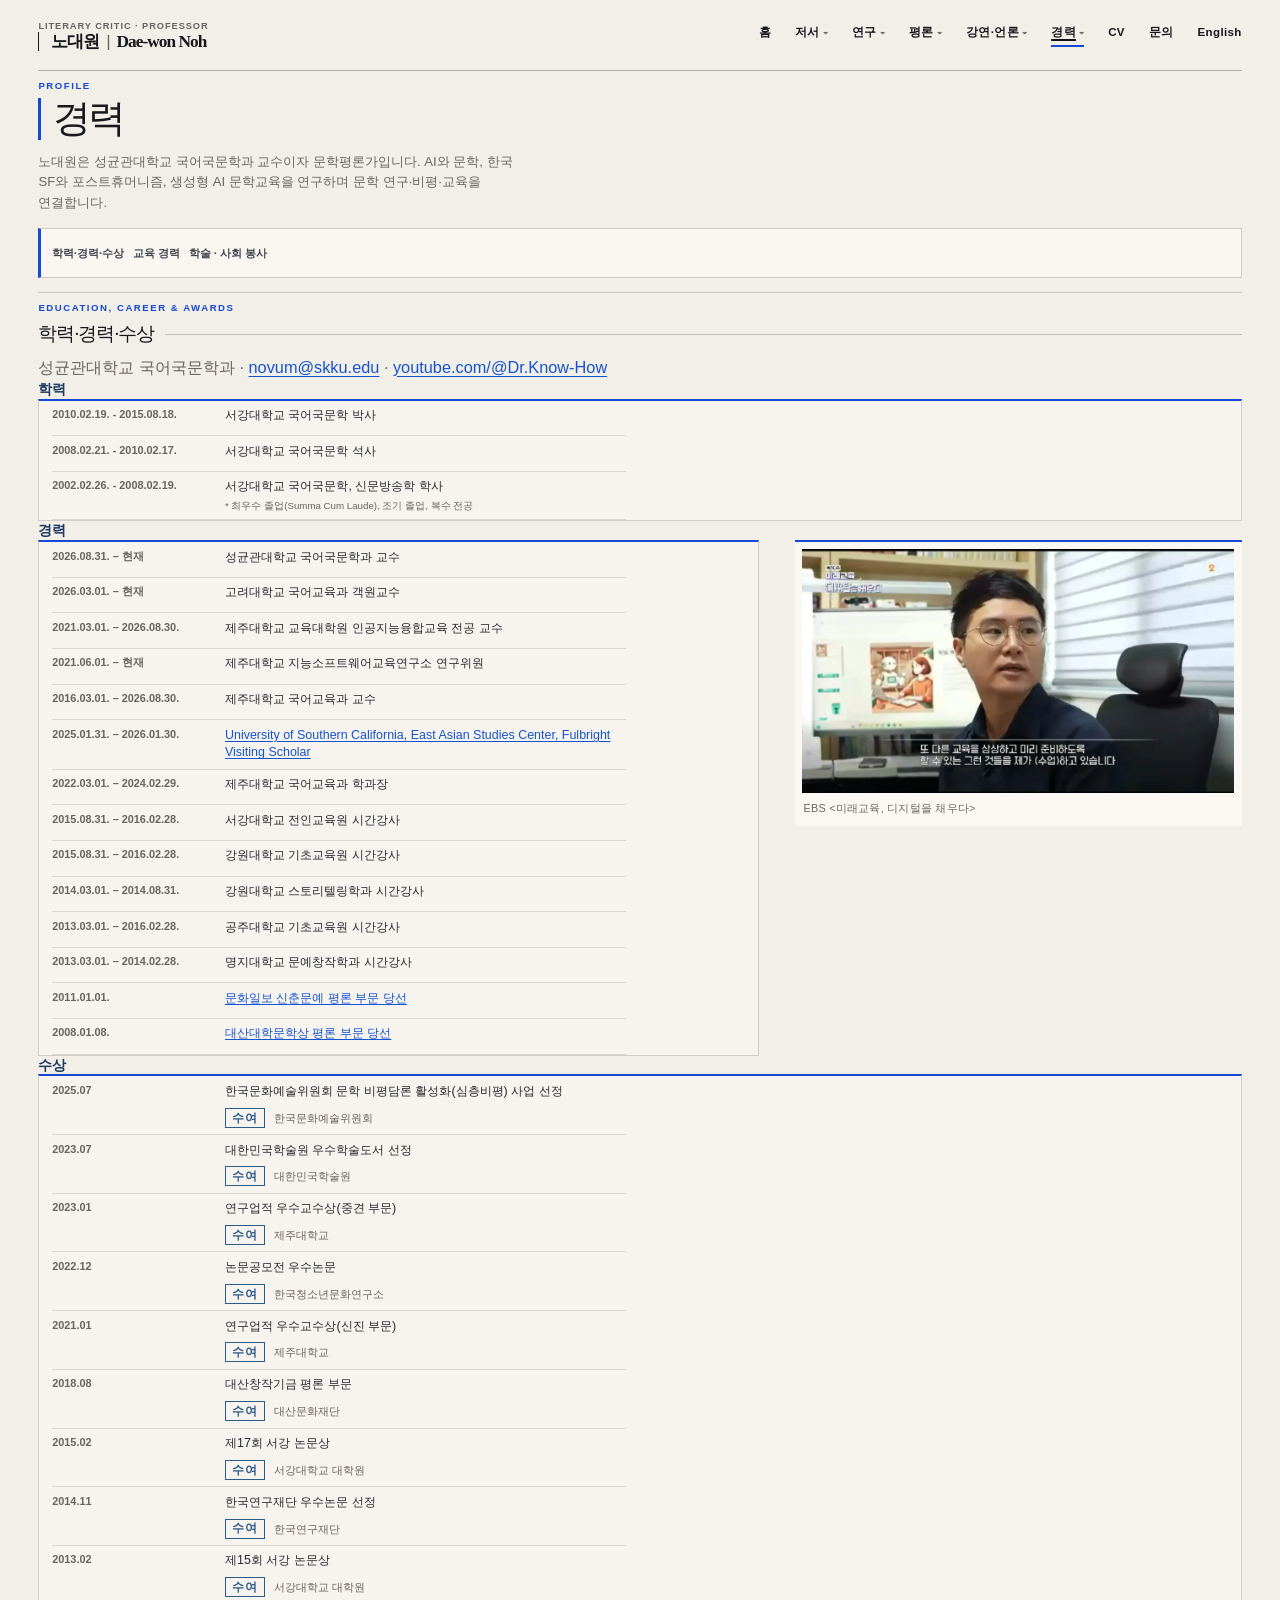
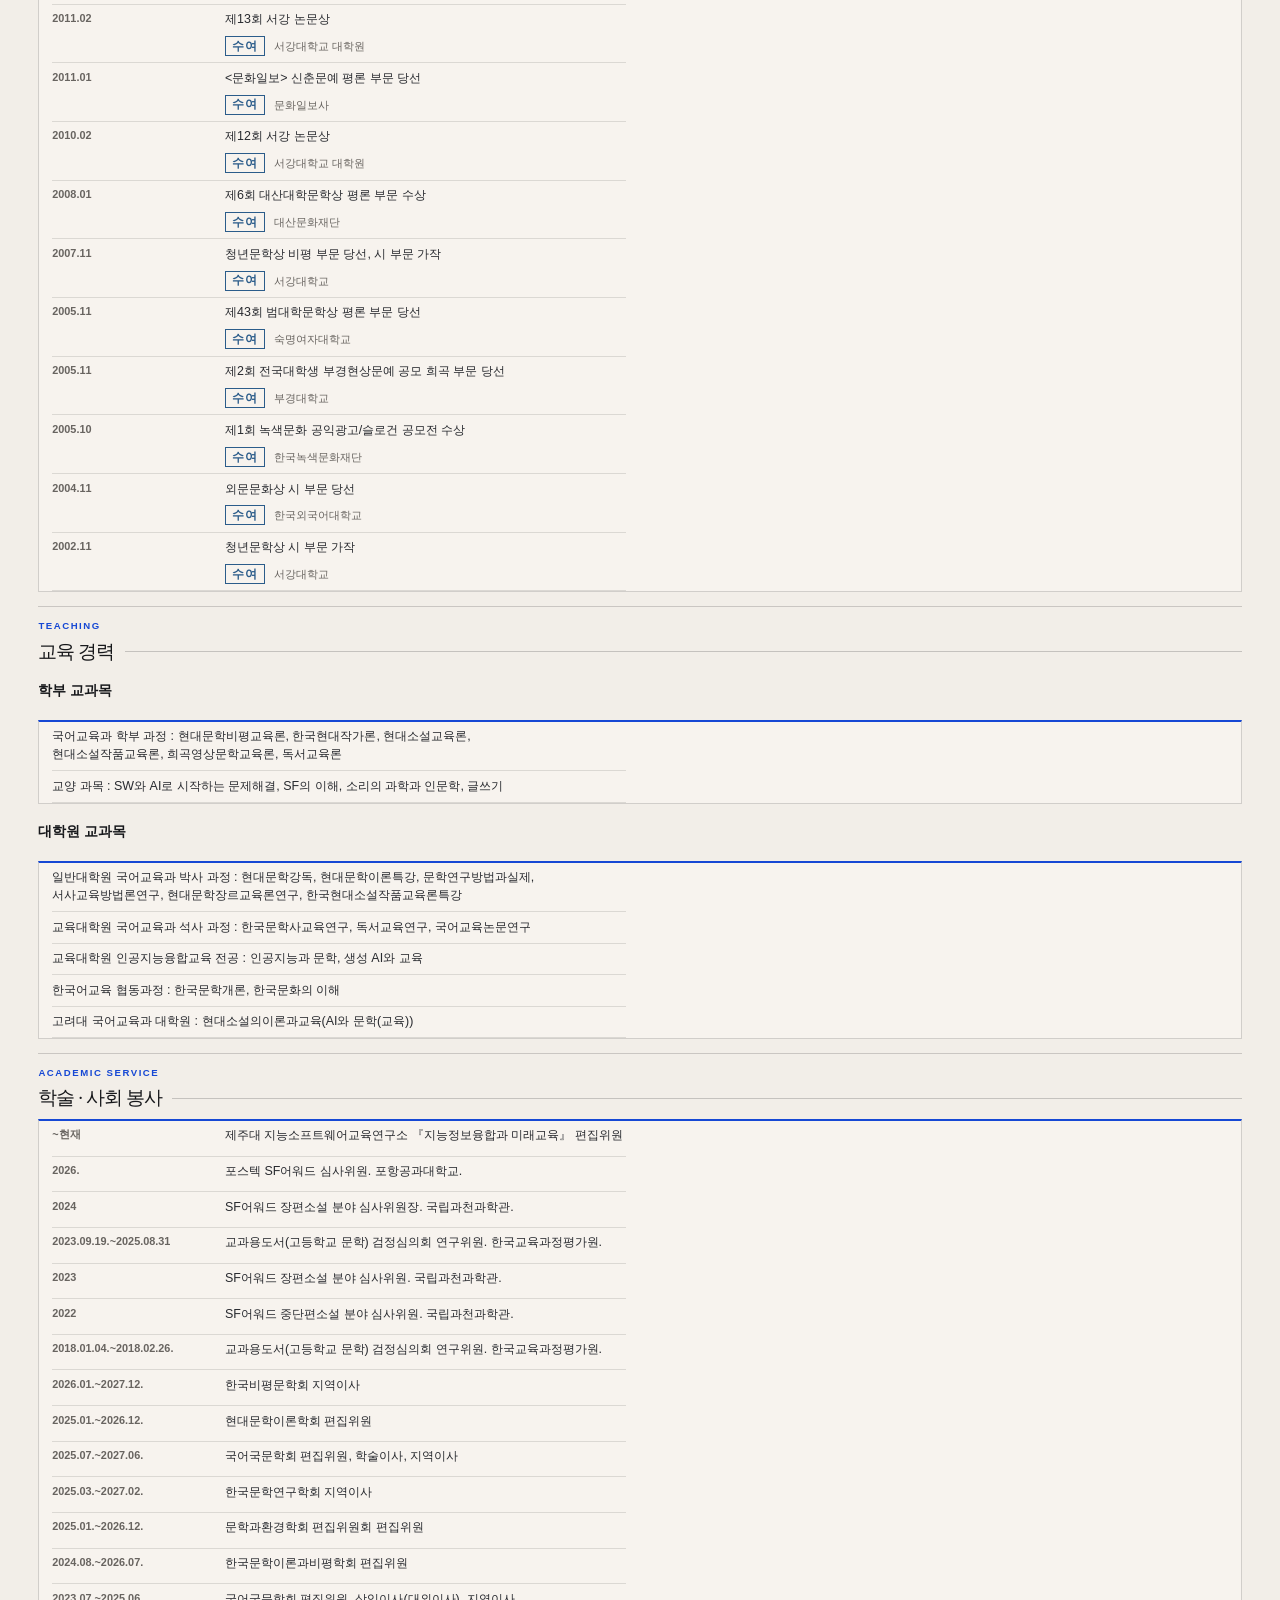
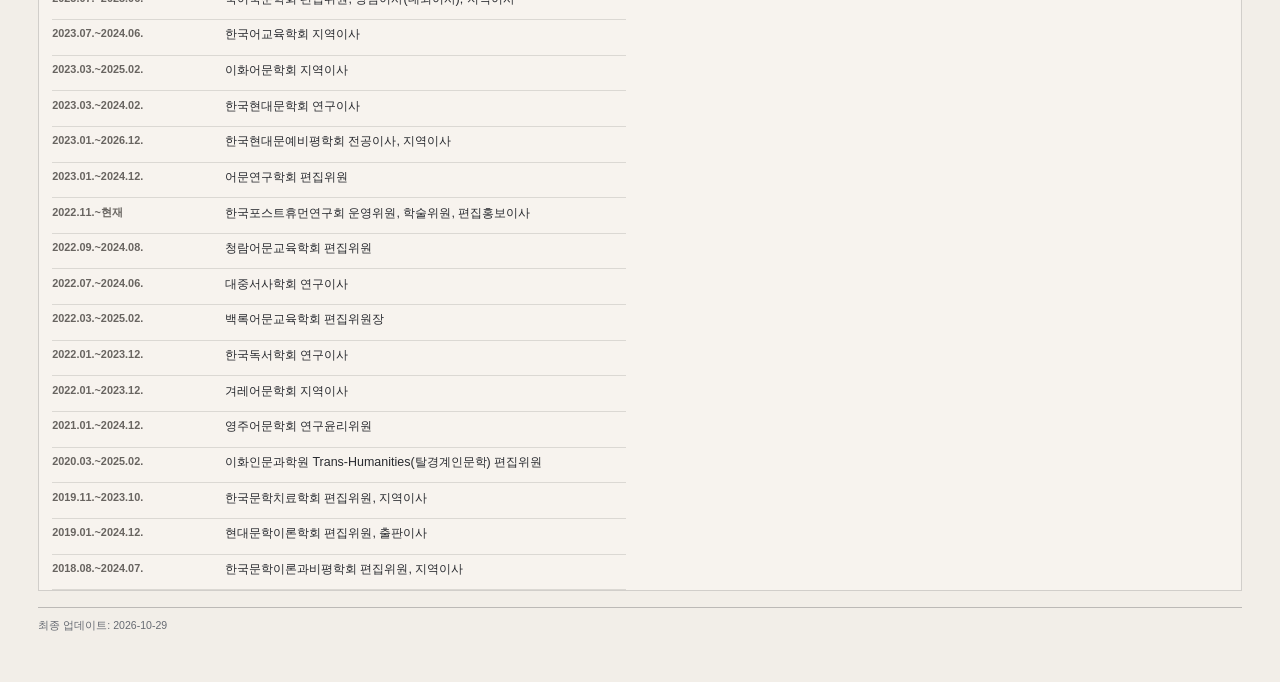
<file: about.html>
<!doctype html><html lang="ko"><head><meta charset="utf-8"><meta name="viewport" content="width=device-width, initial-scale=1"><meta name="description" content="노대원의 학력·경력·수상. 성균관대학교 국어국문학과 교수, 문학평론가"><meta property="og:title" content="경력 | 노대원"><meta property="og:description" content="노대원의 학력·경력·수상. 성균관대학교 국어국문학과 교수, 문학평론가"><meta property="og:image" content="https://daewonnoh.github.io/assets/og-lacma.jpg"><meta property="og:image:width" content="1200"><meta property="og:image:height" content="630"><meta name="twitter:card" content="summary_large_image"><meta property="og:url" content="https://daewonnoh.github.io/about.html"><meta property="og:type" content="website"><title>경력 | 노대원</title>
  <link rel="icon" type="image/svg+xml" href="assets/favicon.svg"><link rel="stylesheet" href="styles.css?v=20261021a">  <link rel="canonical" href="https://daewonnoh.github.io/about.html">
  <link rel="apple-touch-icon" href="assets/apple-touch-icon.png">
  <link rel="icon" type="image/png" sizes="32x32" href="assets/favicon-32.png">
  <meta name="theme-color" content="#F7F3EF">
</head><body><a class="skip-link" href="#main-content">본문으로 건너뛰기</a><header class="site-header"><a class="site-identity site-brand site-identity-stack" href="index.html"><span class="identity-role">Literary Critic · Professor</span><span class="identity-name"><span>노대원</span><span aria-hidden="true">|</span><span>Dae-won Noh</span></span></a><nav class="site-nav" aria-label="주 메뉴"><ul><li><a href="index.html">홈</a></li><li class="has-submenu"><a href="books.html">저서<span class="nav-caret" aria-hidden="true">▾</span></a><ul class="nav-dropdown"><li><a href="books.html#books">단행본</a></li><li><a href="books.html#contributions">공동 저서</a></li></ul></li><li class="has-submenu"><a href="research.html">연구<span class="nav-caret" aria-hidden="true">▾</span></a><ul class="nav-dropdown"><li><a href="research.html#papers">논문·이슈페이퍼·리포트</a></li><li><a href="research.html#projects">연구 프로젝트</a></li><li><a href="research.html#academic">학술발표·토론</a></li></ul></li><li class="has-submenu"><a href="criticism.html">평론<span class="nav-caret" aria-hidden="true">▾</span></a><ul class="nav-dropdown"><li><a href="criticism.html#criticism">문학평론</a></li><li><a href="criticism.html#shortreviews">촌평(리뷰)</a></li><li><a href="criticism.html#series">연재 평론</a></li><li><a href="criticism.html#afterwords">소설집 해설</a></li><li><a href="criticism.html#reviews">서평</a></li></ul></li><li class="has-submenu"><a href="speaking-media.html">강연·언론<span class="nav-caret" aria-hidden="true">▾</span></a><ul class="nav-dropdown"><li><a href="speaking-media.html#broadcast">방송 출연</a></li><li><a href="speaking-media.html#public">대중 강연</a></li><li><a href="speaking-media.html#university">대학 강연</a></li><li><a href="speaking-media.html#media">언론 기고·인터뷰</a></li></ul></li><li class="has-submenu"><a href="about.html" aria-current="page">경력<span class="nav-caret" aria-hidden="true">▾</span></a><ul class="nav-dropdown"><li><a href="about.html#career">학력·경력·수상</a></li><li><a href="about.html#teaching">교육 경력</a></li><li><a href="about.html#service">학술 · 사회 봉사</a></li></ul></li><li><a href="cv.html">CV</a></li><li><a href="contact.html">문의</a></li><li><a href="en.html">English</a></li></ul></nav></header><main id="main-content"><p class="eyebrow">Profile</p><h1>경력</h1><p class="lead">노대원은 성균관대학교 국어국문학과 교수이자 문학평론가입니다. AI와 문학, 한국 SF와 포스트휴머니즘, 생성형 AI 문학교육을 연구하며 문학 연구·비평·교육을 연결합니다.</p><nav class="page-subnav" aria-label="경력 하위 메뉴"><ul><li><a href="#career">학력·경력·수상</a></li><li><a href="#teaching">교육 경력</a></li><li><a href="#service">학술 · 사회 봉사</a></li></ul></nav><section id="career"><p class="eyebrow">Education, Career & Awards</p><h2>학력·경력·수상</h2><div class="meta">성균관대학교 국어국문학과 · <a href="mailto:novum@skku.edu">novum@skku.edu</a> · <a href="https://www.youtube.com/@Dr.Know-How" target="_blank" rel="noopener noreferrer">youtube.com/@Dr.Know-How</a></div><h3>학력</h3><ul class="record-list"><li class="record"><p class="record-date">2010.02.19. - 2015.08.18.</p><div class="record-body"><p class="record-title">서강대학교 국어국문학 박사</p></div></li><li class="record"><p class="record-date">2008.02.21. - 2010.02.17.</p><div class="record-body"><p class="record-title">서강대학교 국어국문학 석사</p></div></li><li class="record"><p class="record-date">2002.02.26. - 2008.02.19.</p><div class="record-body"><p class="record-title">서강대학교 국어국문학, 신문방송학 학사<br><span class="education-note">* 최우수 졸업(Summa&#160;Cum Laude), 조기 졸업, 복수 전공</span></p></div></li></ul><h3>경력</h3><div class="career-layout"><ul class="record-list"><li class="record"><p class="record-date">2026.08.31. – 현재</p><div class="record-body"><p class="record-title">성균관대학교 국어국문학과 교수</p></div></li><li class="record"><p class="record-date">2026.03.01. – 현재</p><div class="record-body"><p class="record-title">고려대학교 국어교육과 객원교수</p></div></li><li class="record"><p class="record-date">2021.03.01. – 2026.08.30.</p><div class="record-body"><p class="record-title">제주대학교 교육대학원 인공지능융합교육 전공 교수</p></div></li><li class="record"><p class="record-date">2021.06.01. – 현재</p><div class="record-body"><p class="record-title">제주대학교 지능소프트웨어교육연구소 연구위원</p></div></li><li class="record"><p class="record-date">2016.03.01. – 2026.08.30.</p><div class="record-body"><p class="record-title">제주대학교 국어교육과 교수</p></div></li><li class="record"><p class="record-date">2025.01.31. – 2026.01.30.</p><div class="record-body"><p class="record-title"><a href="https://www.jejusori.net/news/articleView.html?idxno=434478" target="_blank" rel="noopener noreferrer">University of Southern California, East Asian Studies Center, Fulbright Visiting Scholar</a></p></div></li><li class="record"><p class="record-date">2022.03.01. – 2024.02.29.</p><div class="record-body"><p class="record-title">제주대학교 국어교육과 학과장</p></div></li><li class="record"><p class="record-date">2015.08.31. – 2016.02.28.</p><div class="record-body"><p class="record-title">서강대학교 전인교육원 시간강사</p></div></li><li class="record"><p class="record-date">2015.08.31. – 2016.02.28.</p><div class="record-body"><p class="record-title">강원대학교 기초교육원 시간강사</p></div></li><li class="record"><p class="record-date">2014.03.01. – 2014.08.31.</p><div class="record-body"><p class="record-title">강원대학교 스토리텔링학과 시간강사</p></div></li><li class="record"><p class="record-date">2013.03.01. – 2016.02.28.</p><div class="record-body"><p class="record-title">공주대학교 기초교육원 시간강사</p></div></li><li class="record"><p class="record-date">2013.03.01. – 2014.02.28.</p><div class="record-body"><p class="record-title">명지대학교 문예창작학과 시간강사</p></div></li><li class="record"><p class="record-date">2011.01.01.</p><div class="record-body"><p class="record-title"><a href="https://www.sg-alumni.org/page/bbs/board.php?bo_table=b01&page=266&sfl=wr_subject&wr_id=1119" target="_blank" rel="noopener noreferrer">문화일보 신춘문예 평론 부문 당선</a></p></div></li><li class="record"><p class="record-date">2008.01.08.</p><div class="record-body"><p class="record-title"><a href="https://magazine.changbi.com/MCQuarterly/Item/4116" target="_blank" rel="noopener noreferrer">대산대학문학상 평론 부문 당선</a></p></div></li></ul><figure class="career-feature"><picture><source srcset="assets/ebs-future-education.webp" type="image/webp"><img src="assets/ebs-future-education.jpg" alt="EBS &lt;미래교육, 디지털을 채우다&gt;" loading="lazy" decoding="async" width="1024" height="576"></picture><figcaption>EBS &lt;미래교육, 디지털을 채우다&gt;</figcaption></figure></div><h3>수상</h3><ul class="record-list"><li class="record"><p class="record-date">2025.07</p><div class="record-body"><p class="record-title">한국문화예술위원회 문학 비평담론 활성화(심층비평) 사업 선정</p><p class="record-meta"><span class="label">수여</span> 한국문화예술위원회</p></div></li><li class="record"><p class="record-date">2023.07</p><div class="record-body"><p class="record-title">대한민국학술원 우수학술도서 선정</p><p class="record-meta"><span class="label">수여</span> 대한민국학술원</p></div></li><li class="record"><p class="record-date">2023.01</p><div class="record-body"><p class="record-title">연구업적 우수교수상(중견 부문)</p><p class="record-meta"><span class="label">수여</span> 제주대학교</p></div></li><li class="record"><p class="record-date">2022.12</p><div class="record-body"><p class="record-title">논문공모전 우수논문</p><p class="record-meta"><span class="label">수여</span> 한국청소년문화연구소</p></div></li><li class="record"><p class="record-date">2021.01</p><div class="record-body"><p class="record-title">연구업적 우수교수상(신진 부문)</p><p class="record-meta"><span class="label">수여</span> 제주대학교</p></div></li><li class="record"><p class="record-date">2018.08</p><div class="record-body"><p class="record-title">대산창작기금 평론 부문</p><p class="record-meta"><span class="label">수여</span> 대산문화재단</p></div></li><li class="record"><p class="record-date">2015.02</p><div class="record-body"><p class="record-title">제17회 서강 논문상</p><p class="record-meta"><span class="label">수여</span> 서강대학교 대학원</p></div></li><li class="record"><p class="record-date">2014.11</p><div class="record-body"><p class="record-title">한국연구재단 우수논문 선정</p><p class="record-meta"><span class="label">수여</span> 한국연구재단</p></div></li><li class="record"><p class="record-date">2013.02</p><div class="record-body"><p class="record-title">제15회 서강 논문상</p><p class="record-meta"><span class="label">수여</span> 서강대학교 대학원</p></div></li><li class="record"><p class="record-date">2011.02</p><div class="record-body"><p class="record-title">제13회 서강 논문상</p><p class="record-meta"><span class="label">수여</span> 서강대학교 대학원</p></div></li><li class="record"><p class="record-date">2011.01</p><div class="record-body"><p class="record-title">&lt;문화일보&gt; 신춘문예 평론 부문 당선</p><p class="record-meta"><span class="label">수여</span> 문화일보사</p></div></li><li class="record"><p class="record-date">2010.02</p><div class="record-body"><p class="record-title">제12회 서강 논문상</p><p class="record-meta"><span class="label">수여</span> 서강대학교 대학원</p></div></li><li class="record"><p class="record-date">2008.01</p><div class="record-body"><p class="record-title">제6회 대산대학문학상 평론 부문 수상</p><p class="record-meta"><span class="label">수여</span> 대산문화재단</p></div></li><li class="record"><p class="record-date">2007.11</p><div class="record-body"><p class="record-title">청년문학상 비평 부문 당선, 시 부문 가작</p><p class="record-meta"><span class="label">수여</span> 서강대학교</p></div></li><li class="record"><p class="record-date">2005.11</p><div class="record-body"><p class="record-title">제43회 범대학문학상 평론 부문 당선</p><p class="record-meta"><span class="label">수여</span> 숙명여자대학교</p></div></li><li class="record"><p class="record-date">2005.11</p><div class="record-body"><p class="record-title">제2회 전국대학생 부경현상문예 공모 희곡 부문 당선</p><p class="record-meta"><span class="label">수여</span> 부경대학교</p></div></li><li class="record"><p class="record-date">2005.10</p><div class="record-body"><p class="record-title">제1회 녹색문화 공익광고/슬로건 공모전 수상</p><p class="record-meta"><span class="label">수여</span> 한국녹색문화재단</p></div></li><li class="record"><p class="record-date">2004.11</p><div class="record-body"><p class="record-title">외문문화상 시 부문 당선</p><p class="record-meta"><span class="label">수여</span> 한국외국어대학교</p></div></li><li class="record"><p class="record-date">2002.11</p><div class="record-body"><p class="record-title">청년문학상 시 부문 가작</p><p class="record-meta"><span class="label">수여</span> 서강대학교</p></div></li></ul></section><section id="teaching" class="teaching-section"><p class="eyebrow">Teaching</p><h2>교육 경력</h2>
<h4>학부 교과목</h4>
<ul class="record-list">
<li class="record"><div class="record-body"><p class="record-title">국어교육과 학부 과정 : 현대문학비평교육론, 한국현대작가론, 현대소설교육론, 현대소설작품교육론, 희곡영상문학교육론, 독서교육론</p></div></li>
<li class="record"><div class="record-body"><p class="record-title">교양 과목 : SW와 AI로 시작하는 문제해결, SF의 이해, 소리의 과학과 인문학, 글쓰기</p></div></li>
</ul>
<h4>대학원 교과목</h4>
<ul class="record-list">
<li class="record"><div class="record-body"><p class="record-title">일반대학원 국어교육과 박사 과정 : 현대문학강독, 현대문학이론특강, 문학연구방법과실제, 서사교육방법론연구, 현대문학장르교육론연구, 한국현대소설작품교육론특강</p></div></li>
<li class="record"><div class="record-body"><p class="record-title">교육대학원 국어교육과 석사 과정 : 한국문학사교육연구, 독서교육연구, 국어교육논문연구</p></div></li>
<li class="record"><div class="record-body"><p class="record-title">교육대학원 인공지능융합교육 전공 : 인공지능과 문학, 생성 AI와 교육</p></div></li>
<li class="record"><div class="record-body"><p class="record-title">한국어교육 협동과정 : 한국문학개론, 한국문화의 이해</p></div></li>
<li class="record"><div class="record-body"><p class="record-title">고려대 국어교육과 대학원 : 현대소설의이론과교육(AI와 문학(교육))</p></div></li>
</ul></section><section id="service"><p class="eyebrow">Academic Service</p><h2>학술 · 사회 봉사</h2><ul class="record-list"><li class="record"><p class="record-date">~현재</p><div class="record-body"><p class="record-title">제주대 지능소프트웨어교육연구소 『지능정보융합과 미래교육』 편집위원</p></div></li><li class="record"><p class="record-date">2026.</p><div class="record-body"><p class="record-title">포스텍 SF어워드 심사위원. 포항공과대학교.</p></div></li><li class="record"><p class="record-date">2024</p><div class="record-body"><p class="record-title">SF어워드 장편소설 분야 심사위원장. 국립과천과학관.</p></div></li><li class="record"><p class="record-date">2023.09.19.~2025.08.31</p><div class="record-body"><p class="record-title">교과용도서(고등학교 문학) 검정심의회 연구위원. 한국교육과정평가원.</p></div></li><li class="record"><p class="record-date">2023</p><div class="record-body"><p class="record-title">SF어워드 장편소설 분야 심사위원. 국립과천과학관.</p></div></li><li class="record"><p class="record-date">2022</p><div class="record-body"><p class="record-title">SF어워드 중단편소설 분야 심사위원. 국립과천과학관.</p></div></li><li class="record"><p class="record-date">2018.01.04.~2018.02.26.</p><div class="record-body"><p class="record-title">교과용도서(고등학교 문학) 검정심의회 연구위원. 한국교육과정평가원.</p></div></li><li class="record"><p class="record-date">2026.01.~2027.12.</p><div class="record-body"><p class="record-title">한국비평문학회 지역이사</p></div></li><li class="record"><p class="record-date">2025.01.~2026.12.</p><div class="record-body"><p class="record-title">현대문학이론학회 편집위원</p></div></li><li class="record"><p class="record-date">2025.07.~2027.06.</p><div class="record-body"><p class="record-title">국어국문학회 편집위원, 학술이사, 지역이사</p></div></li><li class="record"><p class="record-date">2025.03.~2027.02.</p><div class="record-body"><p class="record-title">한국문학연구학회 지역이사</p></div></li><li class="record"><p class="record-date">2025.01.~2026.12.</p><div class="record-body"><p class="record-title">문학과환경학회 편집위원회 편집위원</p></div></li><li class="record"><p class="record-date">2024.08.~2026.07.</p><div class="record-body"><p class="record-title">한국문학이론과비평학회 편집위원</p></div></li><li class="record"><p class="record-date">2023.07.~2025.06.</p><div class="record-body"><p class="record-title">국어국문학회 편집위원, 상임이사(대외이사), 지역이사</p></div></li><li class="record"><p class="record-date">2023.07.~2024.06.</p><div class="record-body"><p class="record-title">한국어교육학회 지역이사</p></div></li><li class="record"><p class="record-date">2023.03.~2025.02.</p><div class="record-body"><p class="record-title">이화어문학회 지역이사</p></div></li><li class="record"><p class="record-date">2023.03.~2024.02.</p><div class="record-body"><p class="record-title">한국현대문학회 연구이사</p></div></li><li class="record"><p class="record-date">2023.01.~2026.12.</p><div class="record-body"><p class="record-title">한국현대문예비평학회 전공이사, 지역이사</p></div></li><li class="record"><p class="record-date">2023.01.~2024.12.</p><div class="record-body"><p class="record-title">어문연구학회 편집위원</p></div></li><li class="record"><p class="record-date">2022.11.~현재</p><div class="record-body"><p class="record-title">한국포스트휴먼연구회 운영위원, 학술위원, 편집홍보이사</p></div></li><li class="record"><p class="record-date">2022.09.~2024.08.</p><div class="record-body"><p class="record-title">청람어문교육학회 편집위원</p></div></li><li class="record"><p class="record-date">2022.07.~2024.06.</p><div class="record-body"><p class="record-title">대중서사학회 연구이사</p></div></li><li class="record"><p class="record-date">2022.03.~2025.02.</p><div class="record-body"><p class="record-title">백록어문교육학회 편집위원장</p></div></li><li class="record"><p class="record-date">2022.01.~2023.12.</p><div class="record-body"><p class="record-title">한국독서학회 연구이사</p></div></li><li class="record"><p class="record-date">2022.01.~2023.12.</p><div class="record-body"><p class="record-title">겨레어문학회 지역이사</p></div></li><li class="record"><p class="record-date">2021.01.~2024.12.</p><div class="record-body"><p class="record-title">영주어문학회 연구윤리위원</p></div></li><li class="record"><p class="record-date">2020.03.~2025.02.</p><div class="record-body"><p class="record-title">이화인문과학원 Trans-Humanities(탈경계인문학) 편집위원</p></div></li><li class="record"><p class="record-date">2019.11.~2023.10.</p><div class="record-body"><p class="record-title">한국문학치료학회 편집위원, 지역이사</p></div></li><li class="record"><p class="record-date">2019.01.~2024.12.</p><div class="record-body"><p class="record-title">현대문학이론학회 편집위원, 출판이사</p></div></li><li class="record"><p class="record-date">2018.08.~2024.07.</p><div class="record-body"><p class="record-title">한국문학이론과비평학회 편집위원, 지역이사</p></div></li></ul></section></main><footer class="site-footer">최종 업데이트: 2026-10-29</footer>  <script src="assets/site-nav.js" defer></script>
</body></html>
</file>
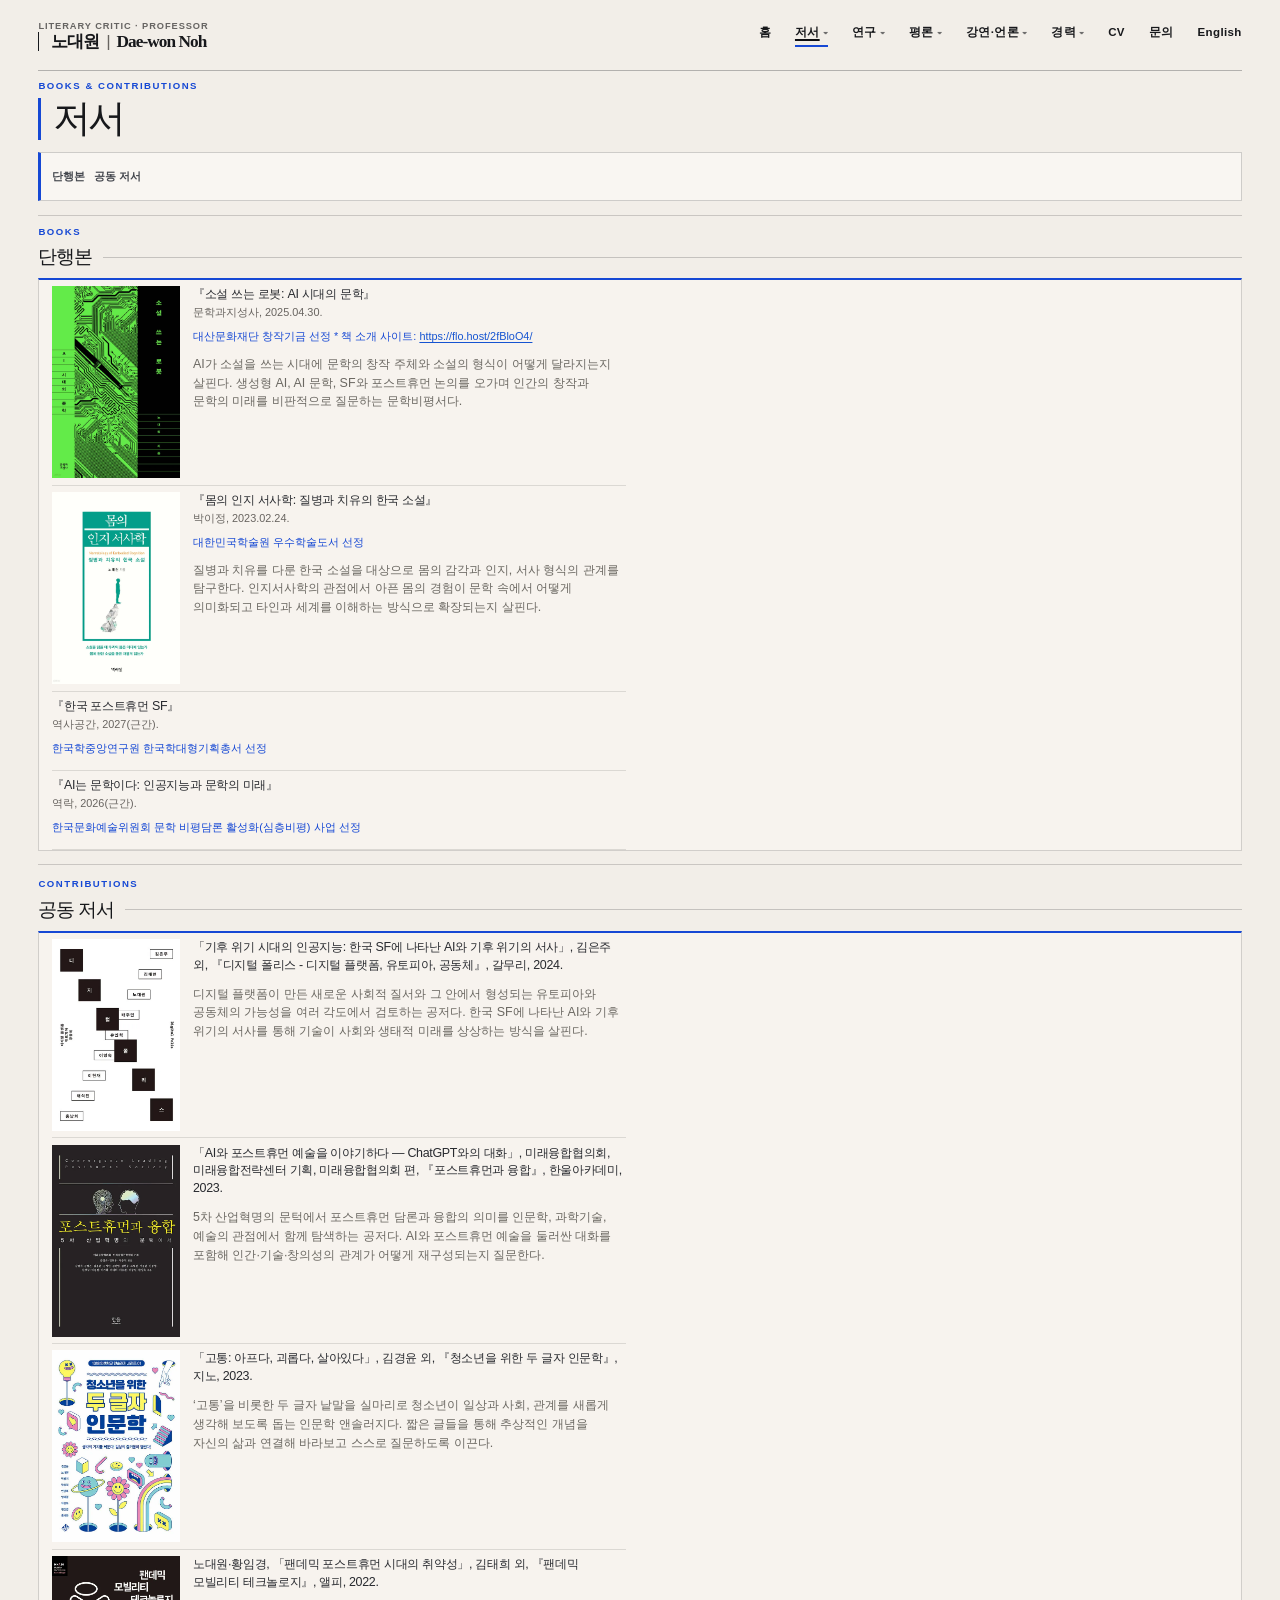
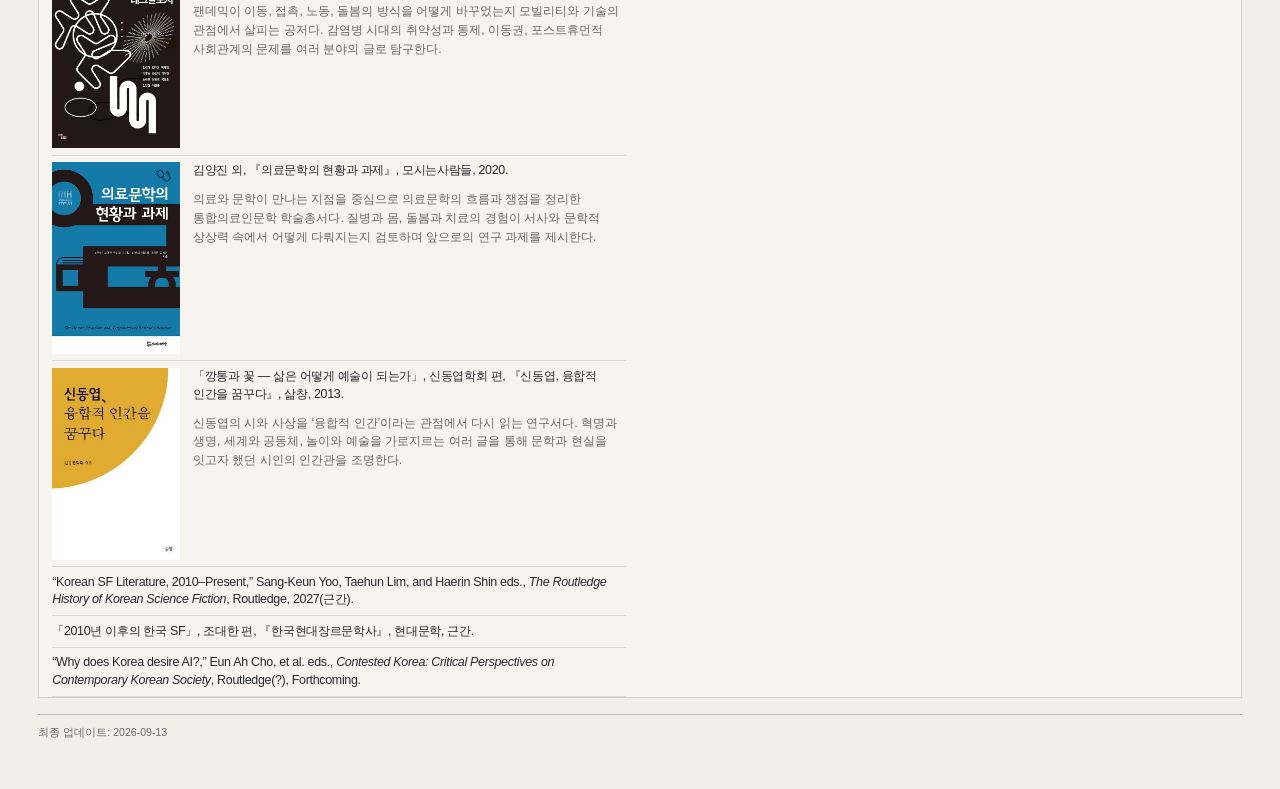
<file: books.html>
<!doctype html>
<html lang="ko">
<head>
  <meta charset="utf-8">
  <meta name="viewport" content="width=device-width, initial-scale=1">
  <meta name="description" content="노대원의 단행본과 공동 저서. 소설 쓰는 로봇, 몸의 인지 서사학 등 저작 목록">
  <meta property="og:title" content="저서 | 노대원">
  <meta property="og:description" content="노대원의 단행본과 공동 저서. 소설 쓰는 로봇, 몸의 인지 서사학 등 저작 목록">
  <meta property="og:image" content="https://daewonnoh.github.io/assets/og-lacma.jpg"><meta property="og:image:width" content="1200"><meta property="og:image:height" content="630"><meta name="twitter:card" content="summary_large_image">
  <meta property="og:url" content="https://daewonnoh.github.io/books.html">
  <meta property="og:type" content="website">
  <title>저서 | 노대원</title>
  <link rel="icon" type="image/svg+xml" href="assets/favicon.svg"><link rel="stylesheet" href="styles.css?v=20261021a">  <link rel="canonical" href="https://daewonnoh.github.io/books.html">
  <link rel="apple-touch-icon" href="assets/apple-touch-icon.png">
  <link rel="icon" type="image/png" sizes="32x32" href="assets/favicon-32.png">
  <meta name="theme-color" content="#F7F3EF">
</head><body><a class="skip-link" href="#main-content">본문으로 건너뛰기</a><header class="site-header"><a class="site-identity site-brand site-identity-stack" href="index.html"><span class="identity-role">Literary Critic · Professor</span><span class="identity-name"><span>노대원</span><span aria-hidden="true">|</span><span>Dae-won Noh</span></span></a>  <nav class="site-nav" aria-label="주 메뉴">
    <ul>
      <li><a href="index.html">홈</a></li>
      <li class="has-submenu"><a href="books.html" aria-current="page">저서<span class="nav-caret" aria-hidden="true">▾</span></a><ul class="nav-dropdown"><li><a href="books.html#books">단행본</a></li><li><a href="books.html#contributions">공동 저서</a></li></ul></li>
      <li class="has-submenu"><a href="research.html">연구<span class="nav-caret" aria-hidden="true">▾</span></a><ul class="nav-dropdown"><li><a href="research.html#papers">논문·이슈페이퍼·리포트</a></li><li><a href="research.html#projects">연구 프로젝트</a></li><li><a href="research.html#academic">학술발표·토론</a></li></ul></li>
      <li class="has-submenu"><a href="criticism.html">평론<span class="nav-caret" aria-hidden="true">▾</span></a><ul class="nav-dropdown"><li><a href="criticism.html#criticism">문학평론</a></li><li><a href="criticism.html#shortreviews">촌평(리뷰)</a></li><li><a href="criticism.html#series">연재 평론</a></li><li><a href="criticism.html#afterwords">소설집 해설</a></li><li><a href="criticism.html#reviews">서평</a></li></ul></li>
      <li class="has-submenu"><a href="speaking-media.html">강연·언론<span class="nav-caret" aria-hidden="true">▾</span></a><ul class="nav-dropdown"><li><a href="speaking-media.html#broadcast">방송 출연</a></li><li><a href="speaking-media.html#public">대중 강연</a></li><li><a href="speaking-media.html#university">대학 강연</a></li><li><a href="speaking-media.html#media">언론 기고·인터뷰</a></li></ul></li>
      <li class="has-submenu"><a href="about.html">경력<span class="nav-caret" aria-hidden="true">▾</span></a><ul class="nav-dropdown"><li><a href="about.html#career">학력·경력·수상</a></li><li><a href="about.html#teaching">교육 경력</a></li><li><a href="about.html#service">학술 · 사회 봉사</a></li></ul></li>
      <li><a href="cv.html">CV</a></li>
      <li><a href="contact.html">문의</a></li><li><a href="en.html">English</a></li>
    </ul>
  </nav></header><main id="main-content"><p class="eyebrow">Books & Contributions</p><h1>저서</h1><nav class="page-subnav" aria-label="저서 하위 메뉴"><ul><li><a href="#books">단행본</a></li><li><a href="#contributions">공동 저서</a></li></ul></nav><section id="books"><p class="eyebrow">Books</p><h2>단행본</h2><ul class="book-list"><li class="book-item"><a class="book-cover" href="https://www.aladin.co.kr/shop/wproduct.aspx?ItemId=363389403" target="_blank" rel="noopener noreferrer"><picture><source srcset="assets/books/novel-writing-robot.webp" type="image/webp"><img src="assets/books/novel-writing-robot.jpg" alt="『소설 쓰는 로봇: AI 시대의 문학』 표지" loading="lazy" decoding="async" width="800" height="1200"></picture></a><div class="book-body"><h3 class="book-title"><a class="book-title-link" href="https://www.aladin.co.kr/shop/wproduct.aspx?ItemId=363389403" target="_blank" rel="noopener noreferrer">『소설 쓰는 로봇: AI 시대의 문학』</a></h3><p class="record-meta"> 문학과지성사, 2025.04.30.</p><p class="book-note">대산문화재단 창작기금 선정  * 책 소개 사이트: <a href="https://flo.host/2fBloO4/" target="_blank" rel="noopener noreferrer">https://flo.host/2fBloO4/</a></p><p class="book-intro">AI가 소설을 쓰는 시대에 문학의 창작 주체와 소설의 형식이 어떻게 달라지는지 살핀다. 생성형 AI, AI 문학, SF와 포스트휴먼 논의를 오가며 인간의 창작과 문학의 미래를 비판적으로 질문하는 문학비평서다.</p></div></li><li class="book-item"><a class="book-cover" href="https://www.aladin.co.kr/shop/wproduct.aspx?ItemId=312467593" target="_blank" rel="noopener noreferrer"><picture><source srcset="assets/books/embodied-cognition-narratology.webp" type="image/webp"><img src="assets/books/embodied-cognition-narratology.jpg" alt="『몸의 인지 서사학: 질병과 치유의 한국 소설』 표지" loading="lazy" decoding="async" width="820" height="1200"></picture></a><div class="book-body"><h3 class="book-title"><a class="book-title-link" href="https://www.aladin.co.kr/shop/wproduct.aspx?ItemId=312467593" target="_blank" rel="noopener noreferrer">『몸의 인지 서사학: 질병과 치유의 한국 소설』</a></h3><p class="record-meta"> 박이정, 2023.02.24.</p><p class="book-note">대한민국학술원 우수학술도서 선정</p><p class="book-intro">질병과 치유를 다룬 한국 소설을 대상으로 몸의 감각과 인지, 서사 형식의 관계를 탐구한다. 인지서사학의 관점에서 아픈 몸의 경험이 문학 속에서 어떻게 의미화되고 타인과 세계를 이해하는 방식으로 확장되는지 살핀다.</p></div></li><li class="book-item"><div class="book-body"><h3 class="book-title">『한국 포스트휴먼 SF』</h3><p class="record-meta"> 역사공간, 2027(근간).</p><p class="book-note">한국학중앙연구원 한국학대형기획총서 선정</p></div></li><li class="book-item"><div class="book-body"><h3 class="book-title">『AI는 문학이다: 인공지능과 문학의 미래』</h3><p class="record-meta"> 역락, 2026(근간).</p><p class="book-note">한국문화예술위원회 문학 비평담론 활성화(심층비평) 사업 선정</p></div></li></ul></section><section id="contributions"><p class="eyebrow">Contributions</p><h2>공동 저서</h2><ul class="book-list"><li class="book-item"><a class="book-cover" href="https://www.aladin.co.kr/shop/wproduct.aspx?ItemId=345845936" target="_blank" rel="noopener noreferrer"><picture><source srcset="assets/books/digital-police.webp" type="image/webp"><img src="assets/books/digital-police.jpg" alt="「기후 위기 시대의 인공지능: 한국 SF에 나타난 AI와 기후 위기의 서사」, 김은주 외, 『디지털 폴리스 - 디지털 플랫폼, 유토피아, 공동체』, 갈무리, 2024. 표지" loading="lazy" decoding="async" width="500" height="722"></picture></a><div class="book-body"><h3 class="book-title"><a class="book-title-link" href="https://www.aladin.co.kr/shop/wproduct.aspx?ItemId=345845936" target="_blank" rel="noopener noreferrer">「기후 위기 시대의 인공지능: 한국 SF에 나타난 AI와 기후 위기의 서사」, 김은주 외, 『디지털 폴리스 - 디지털 플랫폼, 유토피아, 공동체』, 갈무리, 2024.</a></h3><p class="book-intro">디지털 플랫폼이 만든 새로운 사회적 질서와 그 안에서 형성되는 유토피아와 공동체의 가능성을 여러 각도에서 검토하는 공저다. 한국 SF에 나타난 AI와 기후 위기의 서사를 통해 기술이 사회와 생태적 미래를 상상하는 방식을 살핀다.</p></div></li><li class="book-item"><a class="book-cover" href="https://www.aladin.co.kr/shop/wproduct.aspx?ItemId=328771547" target="_blank" rel="noopener noreferrer"><picture><source srcset="assets/books/posthuman-and-convergence.webp" type="image/webp"><img src="assets/books/posthuman-and-convergence.jpg" alt="「AI와 포스트휴먼 예술을 이야기하다 — ChatGPT와의 대화」, 미래융합협의회, 미래융합전략센터 기획, 미래융합협의회 편, 『포스트휴먼과 융합』, 한울아카데미, 2023. 표지" loading="lazy" decoding="async" width="500" height="728"></picture></a><div class="book-body"><h3 class="book-title"><a class="book-title-link" href="https://www.aladin.co.kr/shop/wproduct.aspx?ItemId=328771547" target="_blank" rel="noopener noreferrer">「AI와 포스트휴먼 예술을 이야기하다 — ChatGPT와의 대화」, 미래융합협의회, 미래융합전략센터 기획, 미래융합협의회 편, 『포스트휴먼과 융합』, 한울아카데미, 2023.</a></h3><p class="book-intro">5차 산업혁명의 문턱에서 포스트휴먼 담론과 융합의 의미를 인문학, 과학기술, 예술의 관점에서 함께 탐색하는 공저다. AI와 포스트휴먼 예술을 둘러싼 대화를 포함해 인간·기술·창의성의 관계가 어떻게 재구성되는지 질문한다.</p></div></li><li class="book-item"><a class="book-cover" href="https://www.aladin.co.kr/shop/wproduct.aspx?ItemId=329347487" target="_blank" rel="noopener noreferrer"><picture><source srcset="assets/books/two-character-humanities.webp" type="image/webp"><img src="assets/books/two-character-humanities.jpg" alt="「고통: 아프다, 괴롭다, 살아있다」, 김경윤 외, 『청소년을 위한 두 글자 인문학』, 지노, 2023. 표지" loading="lazy" decoding="async" width="500" height="735"></picture></a><div class="book-body"><h3 class="book-title"><a class="book-title-link" href="https://www.aladin.co.kr/shop/wproduct.aspx?ItemId=329347487" target="_blank" rel="noopener noreferrer">「고통: 아프다, 괴롭다, 살아있다」, 김경윤 외, 『청소년을 위한 두 글자 인문학』, 지노, 2023.</a></h3><p class="book-intro">‘고통’을 비롯한 두 글자 낱말을 실마리로 청소년이 일상과 사회, 관계를 새롭게 생각해 보도록 돕는 인문학 앤솔러지다. 짧은 글들을 통해 추상적인 개념을 자신의 삶과 연결해 바라보고 스스로 질문하도록 이끈다.</p></div></li><li class="book-item"><a class="book-cover" href="https://www.aladin.co.kr/shop/wproduct.aspx?ItemId=294038918" target="_blank" rel="noopener noreferrer"><picture><source srcset="assets/books/pandemic-mobility-technology.webp" type="image/webp"><img src="assets/books/pandemic-mobility-technology.jpg" alt="노대원&#183;황임경, 「팬데믹 포스트휴먼 시대의 취약성」, 김태희 외, 『팬데믹 모빌리티 테크놀로지』, 앨피, 2022. 표지" loading="lazy" decoding="async" width="500" height="745"></picture></a><div class="book-body"><h3 class="book-title"><a class="book-title-link" href="https://www.aladin.co.kr/shop/wproduct.aspx?ItemId=294038918" target="_blank" rel="noopener noreferrer">노대원·황임경, 「팬데믹 포스트휴먼 시대의 취약성」, 김태희 외, 『팬데믹 모빌리티 테크놀로지』, 앨피, 2022.</a></h3><p class="book-intro">팬데믹이 이동, 접촉, 노동, 돌봄의 방식을 어떻게 바꾸었는지 모빌리티와 기술의 관점에서 살피는 공저다. 감염병 시대의 취약성과 통제, 이동권, 포스트휴먼적 사회관계의 문제를 여러 분야의 글로 탐구한다.</p></div></li><li class="book-item"><a class="book-cover" href="https://www.aladin.co.kr/shop/wproduct.aspx?ItemId=258426816" target="_blank" rel="noopener noreferrer"><picture><source srcset="assets/books/medical-literature-current-state.webp" type="image/webp"><img src="assets/books/medical-literature-current-state.jpg" alt="김양진 외, 『의료문학의 현황과 과제』, 모시는사람들, 2020. 표지" loading="lazy" decoding="async" width="500" height="745"></picture></a><div class="book-body"><h3 class="book-title"><a class="book-title-link" href="https://www.aladin.co.kr/shop/wproduct.aspx?ItemId=258426816" target="_blank" rel="noopener noreferrer">김양진 외, 『의료문학의 현황과 과제』, 모시는사람들, 2020.</a></h3><p class="book-intro">의료와 문학이 만나는 지점을 중심으로 의료문학의 흐름과 쟁점을 정리한 통합의료인문학 학술총서다. 질병과 몸, 돌봄과 치료의 경험이 서사와 문학적 상상력 속에서 어떻게 다뤄지는지 검토하며 앞으로의 연구 과제를 제시한다.</p></div></li><li class="book-item"><a class="book-cover" href="https://www.aladin.co.kr/shop/wproduct.aspx?ItemId=35609120" target="_blank" rel="noopener noreferrer"><picture><source srcset="assets/books/shindongyeop-convergence-human.webp" type="image/webp"><img src="assets/books/shindongyeop-convergence-human.jpg" alt="「깡통과 꽃 ― 삶은 어떻게 예술이 되는가」, 신동엽학회 편, 『신동엽, 융합적 인간을 꿈꾸다』, 삶창, 2013. 표지" loading="lazy" decoding="async" width="500" height="783"></picture></a><div class="book-body"><h3 class="book-title"><a class="book-title-link" href="https://www.aladin.co.kr/shop/wproduct.aspx?ItemId=35609120" target="_blank" rel="noopener noreferrer">「깡통과 꽃 ― 삶은 어떻게 예술이 되는가」, 신동엽학회 편, 『신동엽, 융합적 인간을 꿈꾸다』, 삶창, 2013.</a></h3><p class="book-intro">신동엽의 시와 사상을 ‘융합적 인간’이라는 관점에서 다시 읽는 연구서다. 혁명과 생명, 세계와 공동체, 놀이와 예술을 가로지르는 여러 글을 통해 문학과 현실을 잇고자 했던 시인의 인간관을 조명한다.</p></div></li><li class="book-item"><div class="book-body"><h3 class="book-title"><a class="book-title-link" href="https://www.routledge.com/The-Routledge-History-of-Korean-Science-Fiction/Yoo-Lim-Shin/p/book/9781041262206" target="_blank" rel="noopener noreferrer">“Korean SF Literature, 2010–Present,” Sang-Keun Yoo, Taehun Lim, and Haerin Shin eds., <em>The Routledge History of Korean Science Fiction</em>, Routledge, 2027(근간).</a></h3></div></li><li class="book-item"><div class="book-body"><h3 class="book-title">「2010년 이후의 한국 SF」,  조대한 편, 『한국현대장르문학사』, 현대문학, 근간.</h3></div></li><li class="book-item"><div class="book-body"><h3 class="book-title">“Why does Korea desire AI?,” Eun Ah Cho, et al. eds., <em>Contested Korea: Critical Perspectives on Contemporary Korean Society</em>, Routledge(?), Forthcoming.</h3></div></li></ul></section></main><footer class="site-footer">최종 업데이트: 2026-09-13</footer>  <script src="assets/site-nav.js" defer></script>
</body></html>
</file>
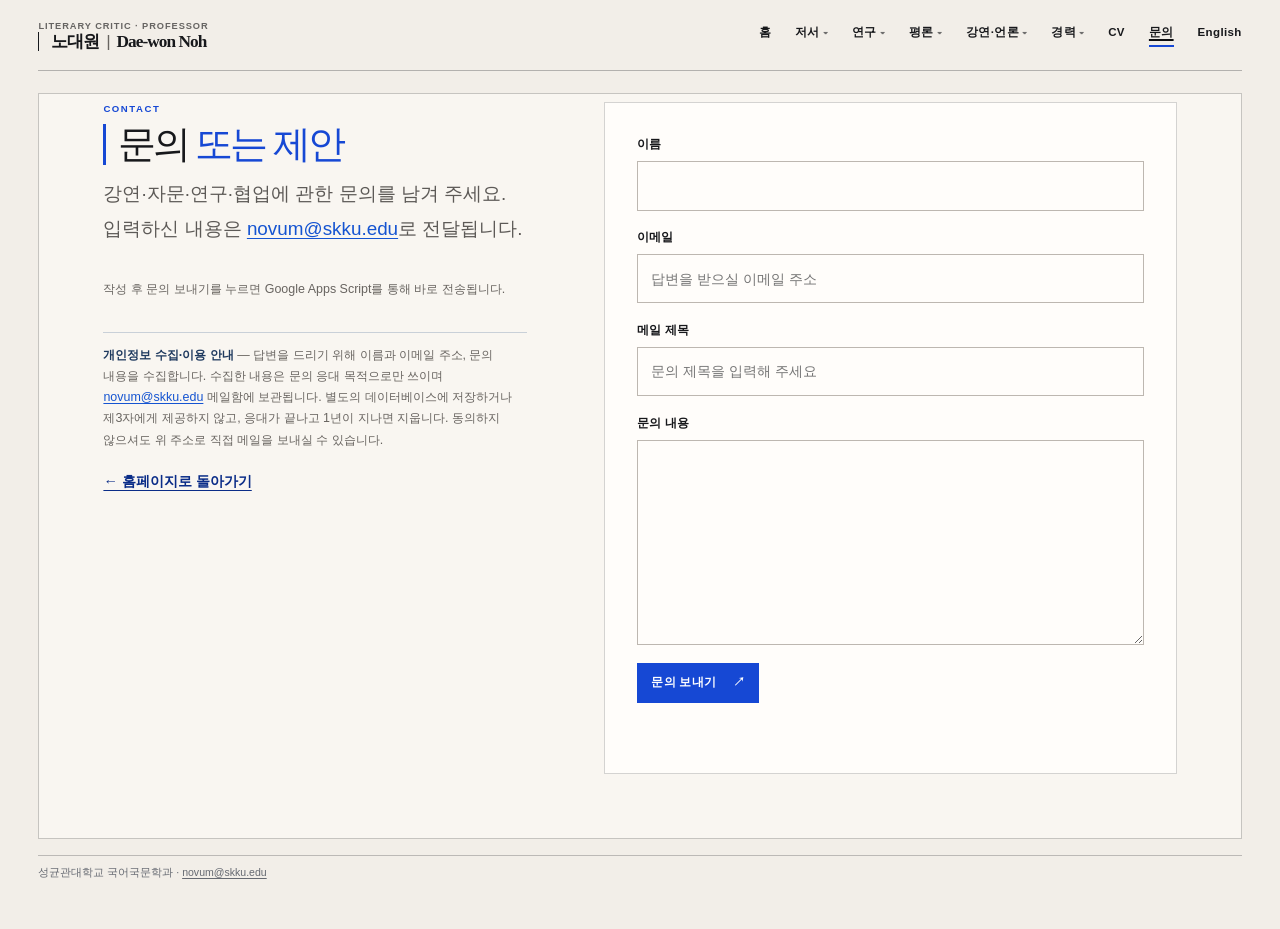
<file: contact.html>
<!doctype html>
<html lang="ko">
<head>
  <meta charset="utf-8">
  <meta name="viewport" content="width=device-width, initial-scale=1">
  <meta name="description" content="노대원 교수에게 강연·자문·연구·협업을 문의하세요.">
  <meta property="og:title" content="문의하기 | 노대원">
  <meta property="og:description" content="노대원 교수에게 강연·자문·연구·협업을 문의하세요.">
  <meta property="og:image" content="https://daewonnoh.github.io/assets/og-lacma.jpg"><meta property="og:image:width" content="1200"><meta property="og:image:height" content="630"><meta name="twitter:card" content="summary_large_image">
  <meta property="og:url" content="https://daewonnoh.github.io/contact.html">
  <meta property="og:type" content="website">
  <title>문의하기 | 노대원</title>
  <link rel="icon" type="image/svg+xml" href="assets/favicon.svg">
  <link rel="stylesheet" href="styles.css?v=20261021a">
  <link rel="canonical" href="https://daewonnoh.github.io/contact.html">
  <link rel="apple-touch-icon" href="assets/apple-touch-icon.png">
  <link rel="icon" type="image/png" sizes="32x32" href="assets/favicon-32.png">
  <meta name="theme-color" content="#F7F3EF">
</head>
<body>
  <a class="skip-link" href="#main-content">본문으로 건너뛰기</a>
  <header class="site-header">
    <a class="site-identity site-brand site-identity-stack" href="index.html"><span class="identity-role">Literary Critic · Professor</span><span class="identity-name"><span>노대원</span><span aria-hidden="true">|</span><span>Dae-won Noh</span></span></a>
    <nav class="site-nav" aria-label="주 메뉴"><ul>
      <li><a href="index.html">홈</a></li>
      <li class="has-submenu"><a href="books.html">저서<span class="nav-caret" aria-hidden="true">▾</span></a><ul class="nav-dropdown"><li><a href="books.html#books">단행본</a></li><li><a href="books.html#contributions">공동 저서</a></li></ul></li>
      <li class="has-submenu"><a href="research.html">연구<span class="nav-caret" aria-hidden="true">▾</span></a><ul class="nav-dropdown"><li><a href="research.html#papers">논문·이슈페이퍼·리포트</a></li><li><a href="research.html#projects">연구 프로젝트</a></li><li><a href="research.html#academic">학술발표·토론</a></li></ul></li>
      <li class="has-submenu"><a href="criticism.html">평론<span class="nav-caret" aria-hidden="true">▾</span></a><ul class="nav-dropdown"><li><a href="criticism.html#criticism">문학평론</a></li><li><a href="criticism.html#shortreviews">촌평(리뷰)</a></li><li><a href="criticism.html#series">연재 평론</a></li><li><a href="criticism.html#afterwords">소설집 해설</a></li><li><a href="criticism.html#reviews">서평</a></li></ul></li>
      <li class="has-submenu"><a href="speaking-media.html">강연·언론<span class="nav-caret" aria-hidden="true">▾</span></a><ul class="nav-dropdown"><li><a href="speaking-media.html#broadcast">방송 출연</a></li><li><a href="speaking-media.html#public">대중 강연</a></li><li><a href="speaking-media.html#university">대학 강연</a></li><li><a href="speaking-media.html#media">언론 기고·인터뷰</a></li></ul></li>
      <li class="has-submenu"><a href="about.html">경력<span class="nav-caret" aria-hidden="true">▾</span></a><ul class="nav-dropdown"><li><a href="about.html#career">학력·경력·수상</a></li><li><a href="about.html#teaching">교육 경력</a></li><li><a href="about.html#service">학술 · 사회 봉사</a></li></ul></li>
      <li><a href="cv.html">CV</a></li>
      <li><a href="contact.html" aria-current="page">문의</a></li><li><a href="en.html">English</a></li>
    </ul></nav>
  </header>
  <main id="main-content" class="contact-page">
    <section class="contact-shell" aria-labelledby="contact-title">
      <div class="contact-intro">
        <p class="eyebrow">Contact</p>
        <h1 id="contact-title">문의<em> 또는 제안</em></h1>
        <p class="contact-lead">강연·자문·연구·협업에 관한 문의를 남겨 주세요. 입력하신 내용은 <a href="mailto:novum@skku.edu">novum@skku.edu</a>로 전달됩니다.</p>
        <p class="contact-note">작성 후 문의 보내기를 누르면 Google Apps Script를 통해 바로 전송됩니다.</p>
        <p class="contact-note contact-privacy"><strong>개인정보 수집·이용 안내</strong> — 답변을 드리기 위해 이름과 이메일 주소, 문의 내용을 수집합니다. 수집한 내용은 문의 응대 목적으로만 쓰이며 <a href="mailto:novum@skku.edu">novum@skku.edu</a> 메일함에 보관됩니다. 별도의 데이터베이스에 저장하거나 제3자에게 제공하지 않고, 응대가 끝나고 1년이 지나면 지웁니다. 동의하지 않으셔도 위 주소로 직접 메일을 보내실 수 있습니다.</p>
        <p class="contact-back"><a class="text-link" href="index.html">← 홈페이지로 돌아가기</a></p>
      </div>
      <form class="contact-form" id="contact-form" method="POST" target="contact-submit-frame">
        <div class="contact-field">
          <label for="contact-name">이름</label>
          <input id="contact-name" name="name" type="text" autocomplete="name" required>
        </div>
        <div class="contact-field">
          <label for="contact-email">이메일</label>
          <input id="contact-email" name="email" type="email" autocomplete="email" placeholder="답변을 받으실 이메일 주소" required>
        </div>
        <div class="contact-field">
          <label for="contact-subject">메일 제목</label>
          <input id="contact-subject" name="subject" type="text" maxlength="120" autocomplete="off" placeholder="문의 제목을 입력해 주세요" required>
        </div>

        <div class="contact-field">
          <label for="contact-message">문의 내용</label>
          <textarea id="contact-message" name="message" rows="8" required></textarea>
        </div>
        <!-- 스팸 봇 유인용. 사람에게는 보이지 않으므로 값이 차 있으면 전송하지 않는다. -->
        <div class="contact-honeypot" aria-hidden="true">
          <label for="contact-website">홈페이지 주소 (입력하지 마세요)</label>
          <input id="contact-website" name="website" type="text" tabindex="-1" autocomplete="off">
        </div>
        <button class="cta cta-primary contact-submit" type="submit">문의 보내기 <span aria-hidden="true">↗</span></button>
        <p class="contact-status" id="contact-status" role="status" aria-live="polite"></p>
        <iframe name="contact-submit-frame" id="contact-submit-frame" title="문의 전송 결과" hidden></iframe>
      </form>
    </section>
  </main>
  <footer class="site-footer">성균관대학교 국어국문학과 · <a href="mailto:novum@skku.edu">novum@skku.edu</a></footer>
  <script>
    (() => {
      const APPS_SCRIPT_ENDPOINT = 'https://script.google.com/macros/s/AKfycbwX_F_Q-4eHT6JuOxk6r9Vzna7QFOkSGZdqyI8s5d2T2wUPdjChHtZuRWA5cPTnjMfFBg/exec';
      const form = document.getElementById('contact-form');
      const status = document.getElementById('contact-status');
      const submit = form.querySelector('button[type="submit"]');
      const resultFrame = document.getElementById('contact-submit-frame');
      const honeypot = document.getElementById('contact-website');
      const loadedAt = Date.now();
      let sending = false;
      let frameFallback = false;

      const say = (text, kind) => {
        status.textContent = text;
        status.className = 'contact-status' + (kind ? ' is-' + kind : '');
      };

      /* 폴백 경로에서만 쓴다. iframe 은 교차 출처라 응답을 읽을 수 없으므로,
         "보냈다"가 아니라 "요청을 보냈다"까지만 말한다. */
      resultFrame.addEventListener('load', () => {
        if (!frameFallback) return;
        frameFallback = false;
        sending = false;
        submit.disabled = false;
        say('문의를 접수 서버로 보냈습니다. 다만 이 경로에서는 전송 성공 여부를 확인할 수 없습니다. '
          + '하루 안에 회신이 없으면 novum@skku.edu 로 직접 메일을 보내 주세요.', 'success');
      });

      const submitViaFrame = () => {
        frameFallback = true;
        form.action = APPS_SCRIPT_ENDPOINT;
        HTMLFormElement.prototype.submit.call(form);
      };

      form.addEventListener('submit', async (event) => {
        event.preventDefault();
        if (sending) return;

        const data = Object.fromEntries(new FormData(form).entries());

        if (!data.name.trim() || !data.email.trim() || !data.subject.trim() || !data.message.trim()) {
          say('이름, 이메일, 메일 제목, 문의 내용을 모두 입력해 주세요.', 'error');
          return;
        }

        // 사람에게 보이지 않는 칸이 채워졌거나, 폼을 연 직후에 제출됐으면 봇으로 본다.
        if (data.website || Date.now() - loadedAt < 3000) {
          say('문의를 접수했습니다. 확인 후 답변드리겠습니다.', 'success');
          form.reset();
          return;
        }
        delete data.website;

        sending = true;
        submit.disabled = true;
        say('문의 내용을 전송하는 중입니다…');

        try {
          /* x-www-form-urlencoded 는 CORS 단순 요청이라 preflight 없이 나가고,
             Apps Script 웹앱이 돌려주는 { ok } 를 그대로 읽을 수 있다.
             이렇게 해야 실패를 성공으로 표시하지 않는다. */
          const res = await fetch(APPS_SCRIPT_ENDPOINT, {
            method: 'POST',
            headers: { 'Content-Type': 'application/x-www-form-urlencoded;charset=UTF-8' },
            body: new URLSearchParams(data).toString(),
          });
          const payload = await res.json();

          if (res.ok && payload && payload.ok) {
            say('문의를 보냈습니다. 확인 후 답변드리겠습니다.', 'success');
            form.reset();
          } else {
            say((payload && payload.error) || '문의 전송에 실패했습니다.'
              + ' novum@skku.edu 로 직접 메일을 보내 주세요.', 'error');
          }
          sending = false;
          submit.disabled = false;
        } catch (error) {
          // CORS·네트워크 문제로 응답을 못 읽는 브라우저에서는 예전 iframe 경로로 넘어간다.
          submitViaFrame();
        }
      });
    })();
  </script>
  <script src="assets/site-nav.js" defer></script>
</body>
</html>
</file>
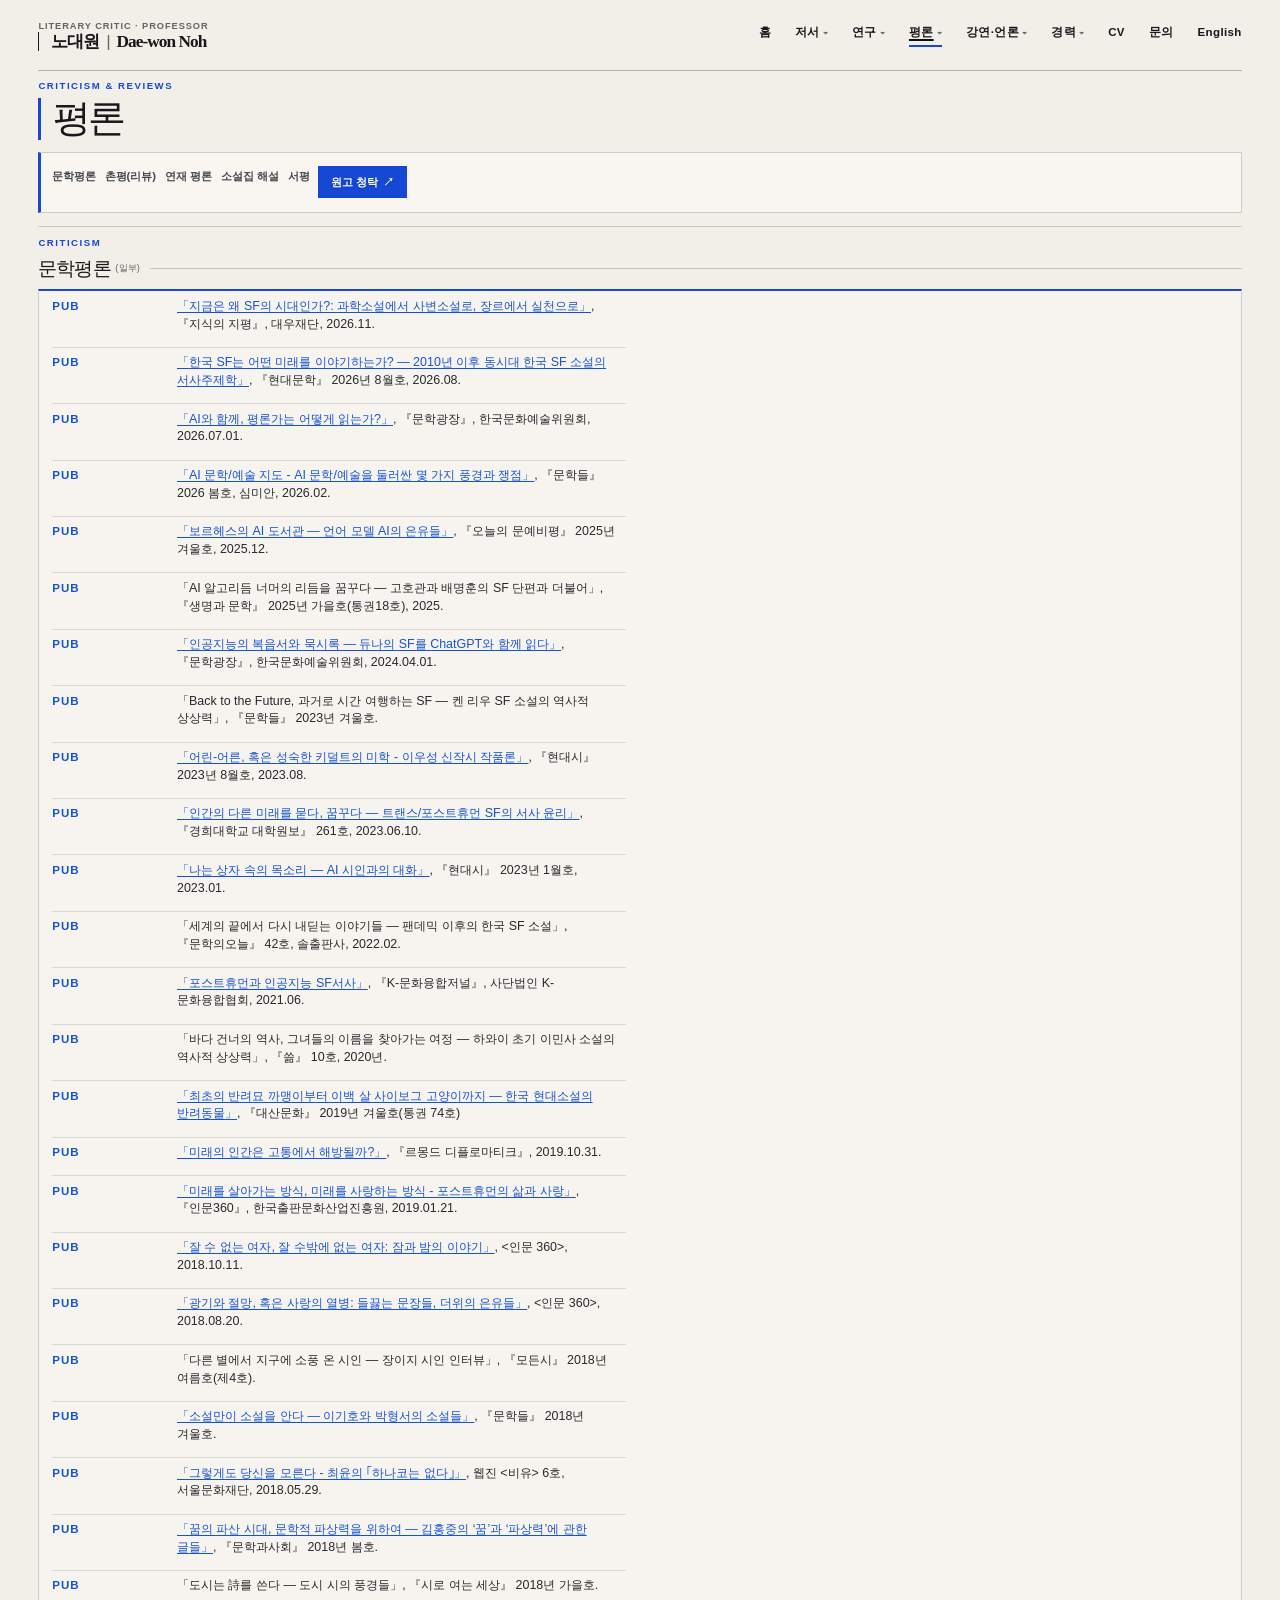
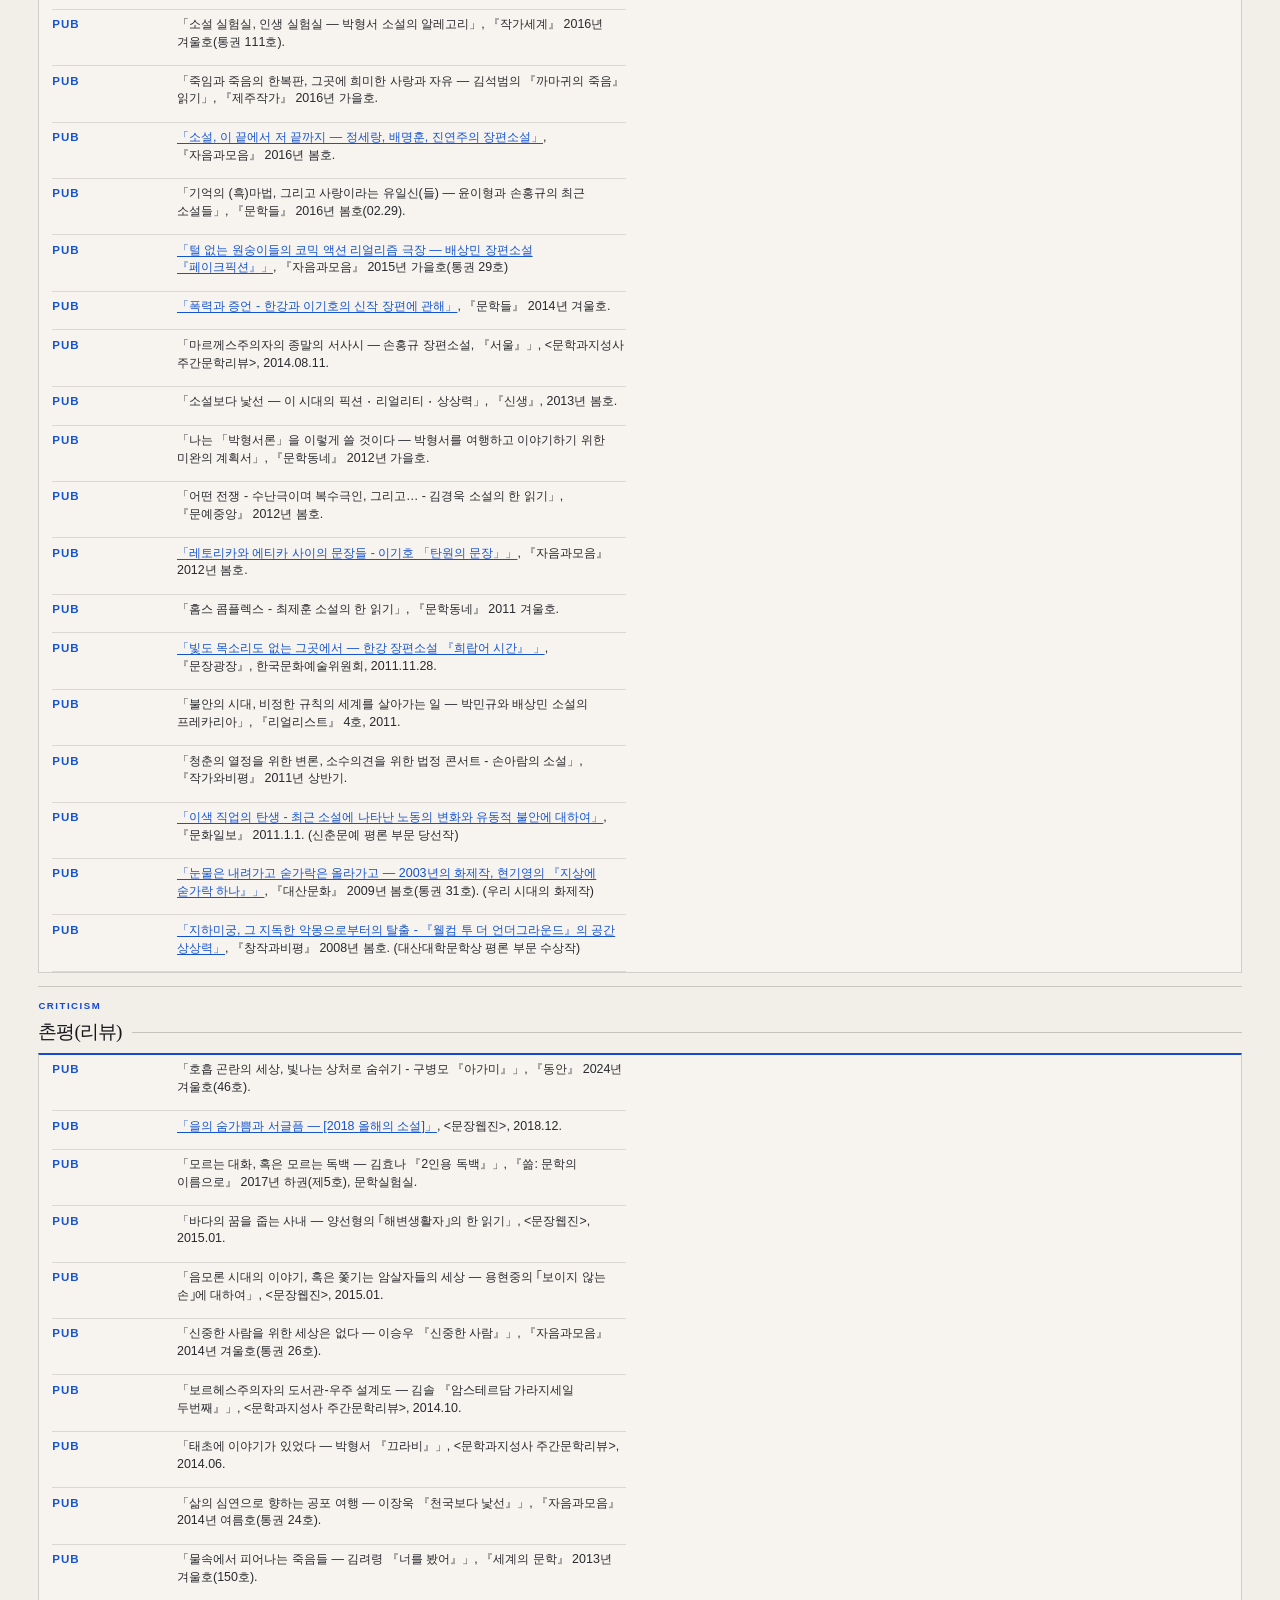
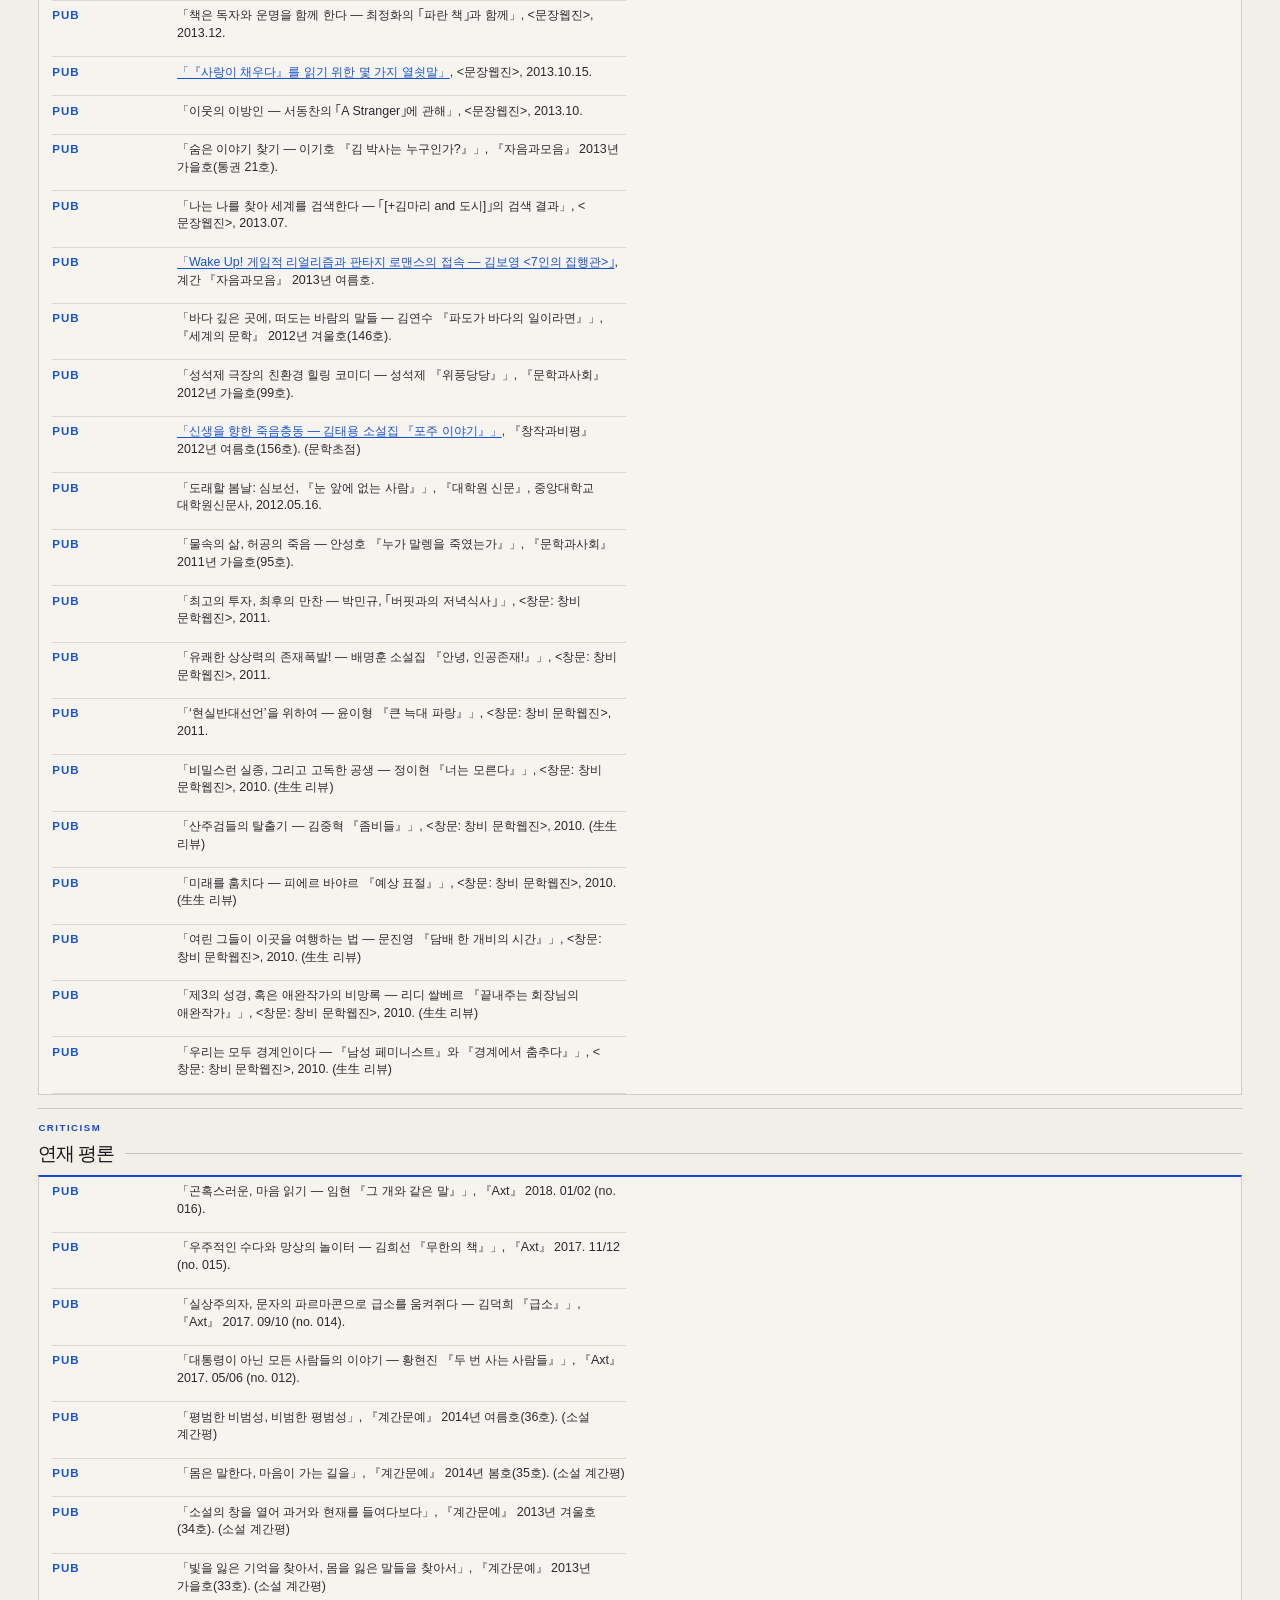
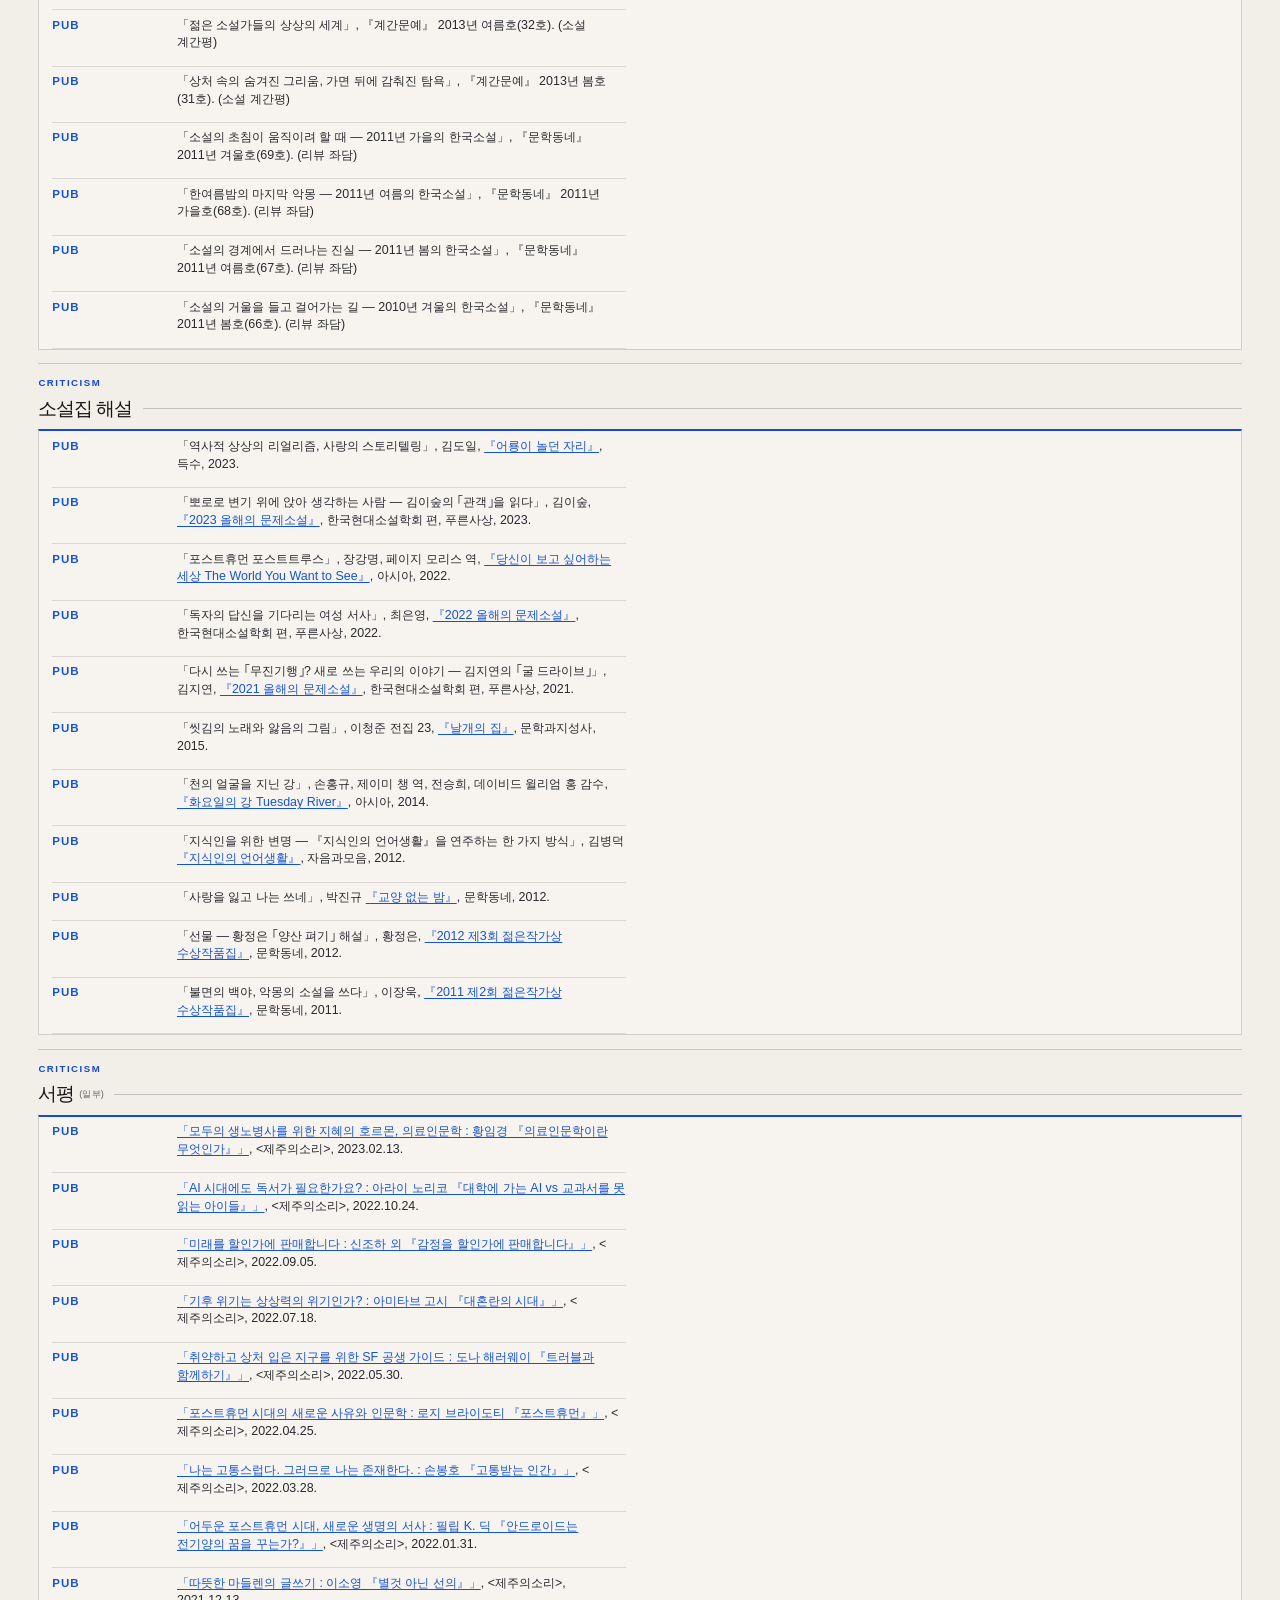
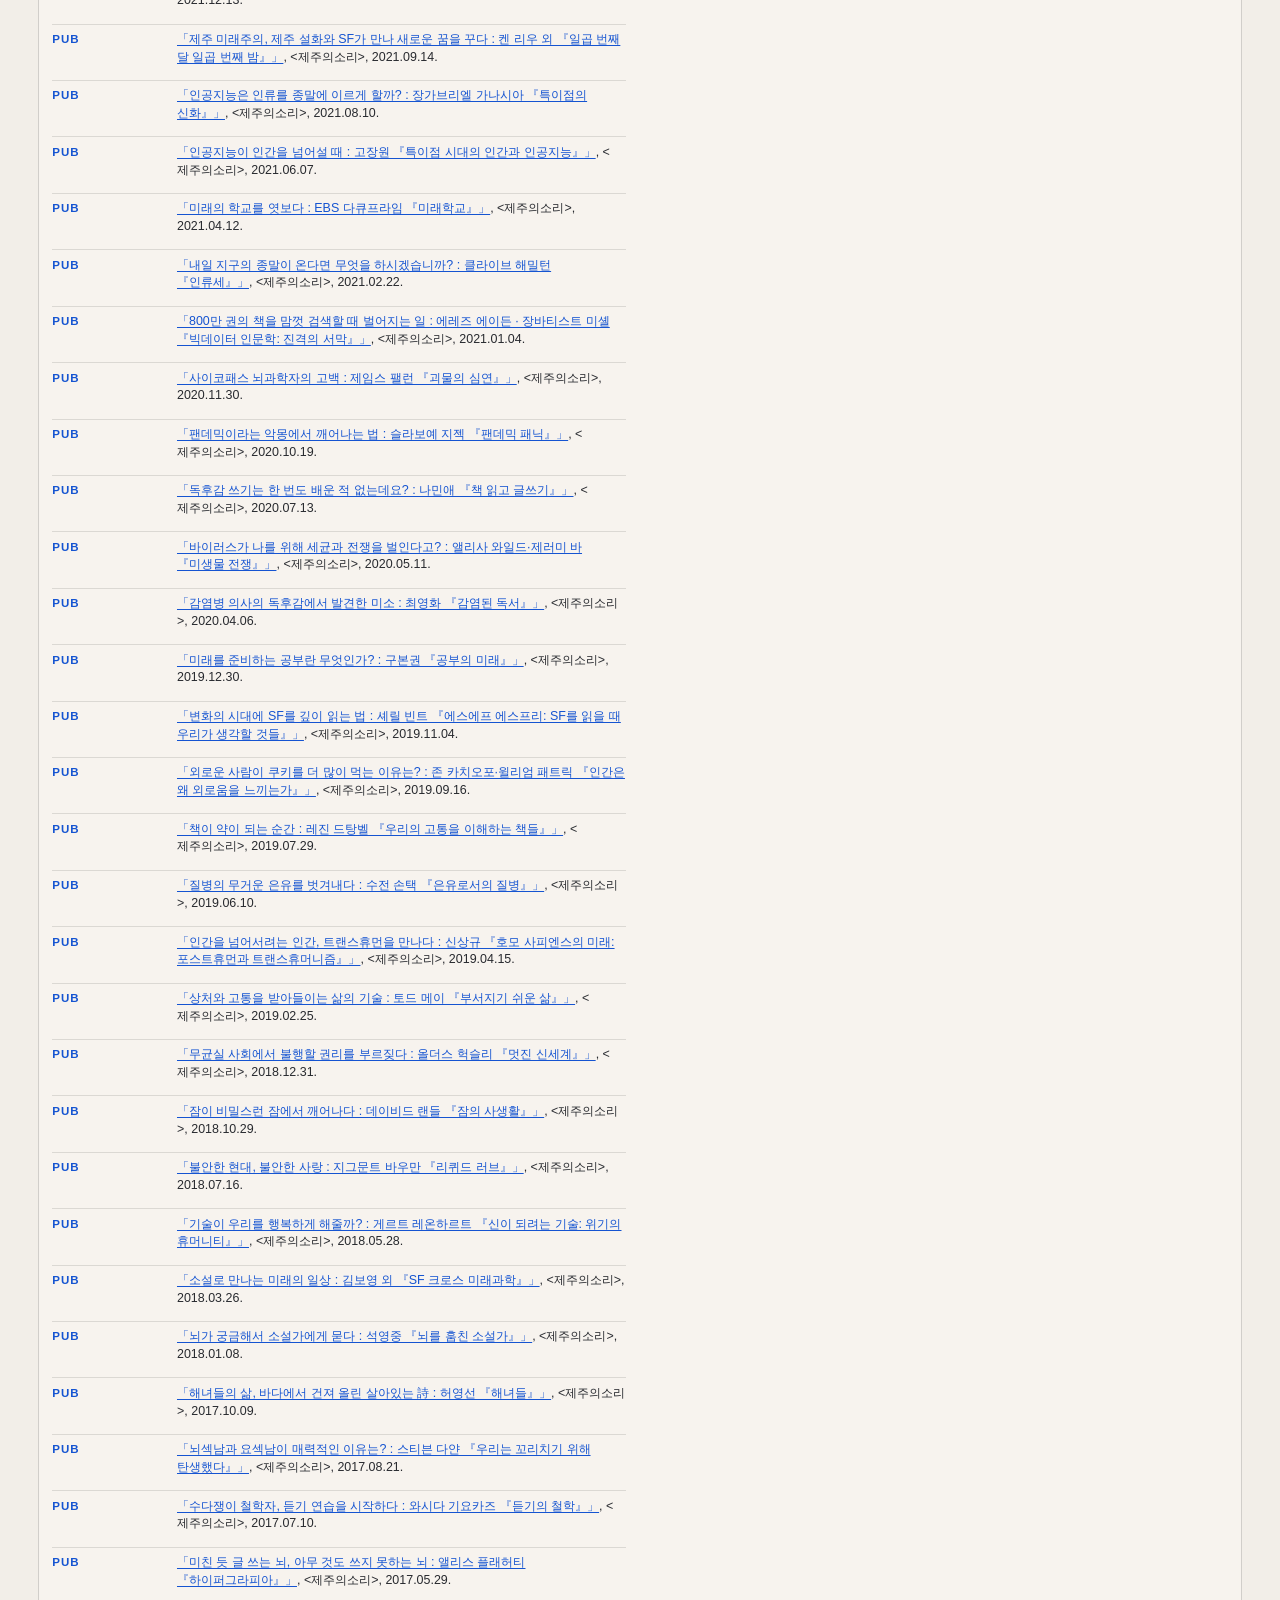
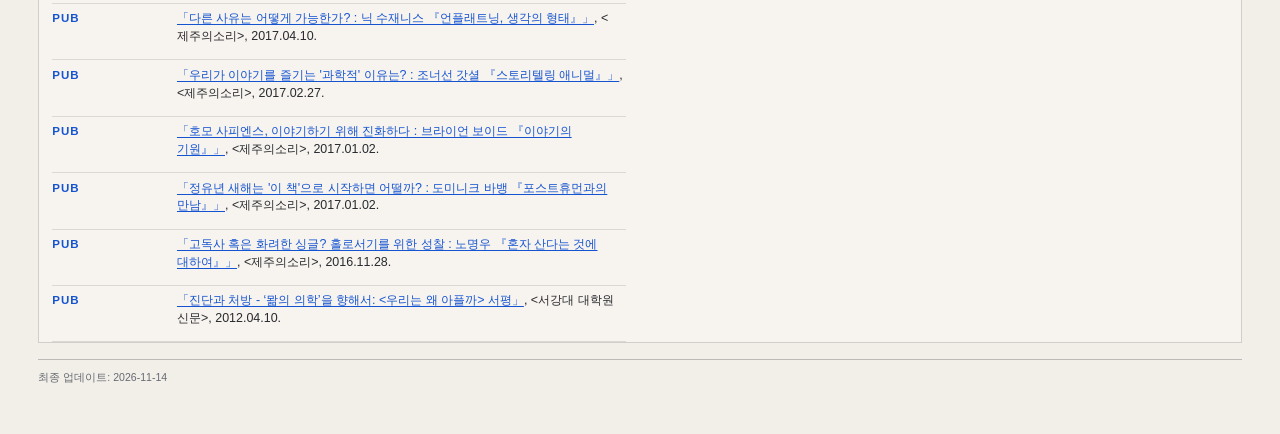
<file: criticism.html>
<!doctype html>
<html lang="ko">
<head>
  <meta charset="utf-8">
  <meta name="viewport" content="width=device-width, initial-scale=1">
  <meta name="description" content="노대원의 문학평론. AI와 문학, 한국 현대 문학 비평">
  <meta property="og:title" content="평론 | 노대원">
  <meta property="og:description" content="노대원의 문학평론. AI와 문학, 한국 현대 문학 비평">
  <meta property="og:image" content="https://daewonnoh.github.io/assets/og-lacma.jpg"><meta property="og:image:width" content="1200"><meta property="og:image:height" content="630"><meta name="twitter:card" content="summary_large_image">
  <meta property="og:url" content="https://daewonnoh.github.io/criticism.html">
  <meta property="og:type" content="website">
  <title>평론 | 노대원</title>
  <link rel="icon" type="image/svg+xml" href="assets/favicon.svg"><link rel="stylesheet" href="styles.css?v=20261021a">  <link rel="canonical" href="https://daewonnoh.github.io/criticism.html">
  <link rel="apple-touch-icon" href="assets/apple-touch-icon.png">
  <link rel="icon" type="image/png" sizes="32x32" href="assets/favicon-32.png">
  <meta name="theme-color" content="#F7F3EF">
</head><body><a class="skip-link" href="#main-content">본문으로 건너뛰기</a><header class="site-header"><a class="site-identity site-brand site-identity-stack" href="index.html"><span class="identity-role">Literary Critic · Professor</span><span class="identity-name"><span>노대원</span><span aria-hidden="true">|</span><span>Dae-won Noh</span></span></a>  <nav class="site-nav" aria-label="주 메뉴">
    <ul>
      <li><a href="index.html">홈</a></li>
      <li class="has-submenu"><a href="books.html">저서<span class="nav-caret" aria-hidden="true">▾</span></a><ul class="nav-dropdown"><li><a href="books.html#books">단행본</a></li><li><a href="books.html#contributions">공동 저서</a></li></ul></li>
      <li class="has-submenu"><a href="research.html">연구<span class="nav-caret" aria-hidden="true">▾</span></a><ul class="nav-dropdown"><li><a href="research.html#papers">논문·이슈페이퍼·리포트</a></li><li><a href="research.html#projects">연구 프로젝트</a></li><li><a href="research.html#academic">학술발표·토론</a></li></ul></li>
      <li class="has-submenu"><a href="criticism.html" aria-current="page">평론<span class="nav-caret" aria-hidden="true">▾</span></a><ul class="nav-dropdown"><li><a href="criticism.html#criticism">문학평론</a></li><li><a href="criticism.html#shortreviews">촌평(리뷰)</a></li><li><a href="criticism.html#series">연재 평론</a></li><li><a href="criticism.html#afterwords">소설집 해설</a></li><li><a href="criticism.html#reviews">서평</a></li></ul></li>
      <li class="has-submenu"><a href="speaking-media.html">강연·언론<span class="nav-caret" aria-hidden="true">▾</span></a><ul class="nav-dropdown"><li><a href="speaking-media.html#broadcast">방송 출연</a></li><li><a href="speaking-media.html#public">대중 강연</a></li><li><a href="speaking-media.html#university">대학 강연</a></li><li><a href="speaking-media.html#media">언론 기고·인터뷰</a></li></ul></li>
      <li class="has-submenu"><a href="about.html">경력<span class="nav-caret" aria-hidden="true">▾</span></a><ul class="nav-dropdown"><li><a href="about.html#career">학력·경력·수상</a></li><li><a href="about.html#teaching">교육 경력</a></li><li><a href="about.html#service">학술 · 사회 봉사</a></li></ul></li>
      <li><a href="cv.html">CV</a></li>
      <li><a href="contact.html">문의</a></li><li><a href="en.html">English</a></li>
    </ul>
  </nav></header><main id="main-content"><p class="eyebrow">Criticism & Reviews</p><h1>평론</h1><nav class="page-subnav" aria-label="평론 하위 메뉴"><ul><li><a href="#criticism">문학평론</a></li><li><a href="#shortreviews">촌평(리뷰)</a></li><li><a href="#series">연재 평론</a></li><li><a href="#afterwords">소설집 해설</a></li><li><a href="#reviews">서평</a></li><li><a class="nav-contact-link" href="contact.html">원고 청탁 <span aria-hidden="true">↗</span></a></li></ul></nav><section id="criticism"><p class="eyebrow">Criticism</p><h2>문학평론 <span class="section-note">(일부)</span></h2><ul class="publication-list"><li class="publication-item"><div class="publication-body"><p class="publication-title"><a href="https://www.daewooacademia.com/horizon-of-knowledge/1512/5307" target="_blank" rel="noopener noreferrer">「지금은 왜 SF의 시대인가?: 과학소설에서 사변소설로, 장르에서 실천으로」</a>, 『지식의 지평』, 대우재단, 2026.11.</p></div></li><li class="publication-item"><div class="publication-body"><p class="publication-title"><a href="https://www.aladin.co.kr/shop/wproduct.aspx?ItemId=399490771" target="_blank" rel="noopener noreferrer">「한국 SF는 어떤 미래를 이야기하는가? ― 2010년 이후 동시대 한국 SF 소설의 서사주제학」</a>, 『현대문학』 2026년 8월호, 2026.08.</p></div></li><li class="publication-item"><div class="publication-body"><p class="publication-title"><a href="https://munjang.or.kr/board.es?mid=a21400000000&amp;bid=0005&amp;list_no=111249&amp;act=view" target="_blank" rel="noopener noreferrer">「AI와 함께, 평론가는 어떻게 읽는가?」</a>, 『문학광장』, 한국문화예술위원회, 2026.07.01.</p></div></li><li class="publication-item"><div class="publication-body"><p class="publication-title"><a href="https://www.dbpia.co.kr/journal/articleDetail?nodeId=NODE12597023" target="_blank" rel="noopener noreferrer">「AI 문학/예술 지도 - AI 문학/예술을 둘러싼 몇 가지 풍경과 쟁점」</a>, 『문학들』 2026 봄호, 심미안, 2026.02.</p></div></li><li class="publication-item"><div class="publication-body"><p class="publication-title"><a href="https://www.dbpia.co.kr/journal/articleDetail?nodeId=NODE12475504" target="_blank" rel="noopener noreferrer">「보르헤스의 AI 도서관 — 언어 모델 AI의 은유들」</a>, 『오늘의 문예비평』 2025년 겨울호, 2025.12.</p></div></li><li class="publication-item"><div class="publication-body"><p class="publication-title">「AI 알고리듬 너머의 리듬을 꿈꾸다 ― 고호관과 배명훈의 SF 단편과 더불어」, 『생명과 문학』 2025년 가을호(통권18호), 2025.</p></div></li><li class="publication-item"><div class="publication-body"><p class="publication-title"><a href="https://munjang.or.kr/board.es?mid=a21000000000&amp;bid=0004&amp;list_no=100802&amp;act=view" target="_blank" rel="noopener noreferrer">「인공지능의 복음서와 묵시록 — 듀나의 SF를 ChatGPT와 함께 읽다」</a>, 『문학광장』, 한국문화예술위원회, 2024.04.01.</p></div></li><li class="publication-item"><div class="publication-body"><p class="publication-title">「Back to the Future, 과거로 시간 여행하는 SF ― 켄 리우 SF 소설의 역사적 상상력」, 『문학들』 2023년 겨울호.</p></div></li><li class="publication-item"><div class="publication-body"><p class="publication-title"><a href="https://www.dbpia.co.kr/journal/articleDetail?nodeId=NODE12083909" target="_blank" rel="noopener noreferrer">「어린-어른, 혹은 성숙한 키덜트의 미학 - 이우성 신작시 작품론」</a>, 『현대시』 2023년 8월호, 2023.08.</p></div></li><li class="publication-item"><div class="publication-body"><p class="publication-title"><a href="https://khugnews.co.kr/?p=5339" target="_blank" rel="noopener noreferrer">「인간의 다른 미래를 묻다, 꿈꾸다 ― 트랜스/포스트휴먼 SF의 서사 윤리」</a>, 『경희대학교 대학원보』 261호, 2023.06.10.</p></div></li><li class="publication-item"><div class="publication-body"><p class="publication-title"><a href="https://www.dbpia.co.kr/journal/articleDetail?nodeId=NODE12093845" target="_blank" rel="noopener noreferrer">「나는 상자 속의 목소리 — AI 시인과의 대화」</a>, 『현대시』 2023년 1월호, 2023.01.</p></div></li><li class="publication-item"><div class="publication-body"><p class="publication-title">「세계의 끝에서 다시 내딛는 이야기들 ― 팬데믹 이후의 한국 SF 소설」, 『문학의오늘』 42호, 솔출판사, 2022.02.</p></div></li><li class="publication-item"><div class="publication-body"><p class="publication-title"><a href="https://ebook-product.kyobobook.co.kr/dig/epd/scholardetail/product?cmdtcode=4010028452367" target="_blank" rel="noopener noreferrer">「포스트휴먼과 인공지능 SF서사」</a>, 『K-문화융합저널』, 사단법인 K-문화융합협회, 2021.06.</p></div></li><li class="publication-item"><div class="publication-body"><p class="publication-title">「바다 건너의 역사, 그녀들의 이름을 찾아가는 여정 ― 하와이 초기 이민사 소설의 역사적 상상력」, 『쓺』 10호, 2020년.</p></div></li><li class="publication-item"><div class="publication-body"><p class="publication-title"><a href="https://webzine.daesan.or.kr/sub.html?uid=3789&amp;ho=87" target="_blank" rel="noopener noreferrer">「최초의 반려묘 까맹이부터 이백 살 사이보그 고양이까지 ― 한국 현대소설의 반려동물」</a>, 『대산문화』 2019년 겨울호(통권 74호)</p></div></li><li class="publication-item"><div class="publication-body"><p class="publication-title"><a href="https://www.ilemonde.com/news/articleView.html?idxno=11624" target="_blank" rel="noopener noreferrer">「미래의 인간은 고통에서 해방될까?」</a>, 『르몽드 디플로마티크』, 2019.10.31.</p></div></li><li class="publication-item"><div class="publication-body"><p class="publication-title"><a href="https://inmun360.culture.go.kr/content/545.do?mode=view&amp;cid=2371993&amp;page=" target="_blank" rel="noopener noreferrer">「미래를 살아가는 방식, 미래를 사랑하는 방식 - 포스트휴먼의 삶과 사랑」</a>, 『인문360』, 한국출판문화산업진흥원, 2019.01.21.</p></div></li><li class="publication-item"><div class="publication-body"><p class="publication-title"><a href="https://inmun360.culture.go.kr/content/545.do?mode=view&amp;cid=2371969" target="_blank" rel="noopener noreferrer">「잘 수 없는 여자, 잘 수밖에 없는 여자: 잠과 밤의 이야기」</a>, &lt;인문 360&gt;, 2018.10.11.</p></div></li><li class="publication-item"><div class="publication-body"><p class="publication-title"><a href="https://inmun360.culture.go.kr/content/545.do?mode=view&amp;cid=2371959" target="_blank" rel="noopener noreferrer">「광기와 절망, 혹은 사랑의 열병: 들끓는 문장들, 더위의 은유들」</a>, &lt;인문 360&gt;, 2018.08.20.</p></div></li><li class="publication-item"><div class="publication-body"><p class="publication-title">「다른 별에서 지구에 소풍 온 시인 ― 장이지 시인 인터뷰」, 『모든시』 2018년 여름호(제4호).</p></div></li><li class="publication-item"><div class="publication-body"><p class="publication-title"><a href="https://www.dbpia.co.kr/journal/articleDetail?nodeId=NODE09314356" target="_blank" rel="noopener noreferrer">「소설만이 소설을 안다 — 이기호와 박형서의 소설들」</a>, 『문학들』 2018년 겨울호.</p></div></li><li class="publication-item"><div class="publication-body"><p class="publication-title"><a href="https://www.sfac.or.kr/literature/epi/E0000/epiView.do?epiSeq=193" target="_blank" rel="noopener noreferrer">「그렇게도 당신을 모른다 - 최윤의 ｢하나코는 없다｣」</a>, 웹진 &lt;비유&gt; 6호, 서울문화재단, 2018.05.29.</p></div></li><li class="publication-item"><div class="publication-body"><p class="publication-title"><a href="https://www.dbpia.co.kr/journal/articleDetail?nodeId=NODE07478755" target="_blank" rel="noopener noreferrer">「꿈의 파산 시대, 문학적 파상력을 위하여 — 김홍중의 ‘꿈’과 ‘파상력’에 관한 글들」</a>, 『문학과사회』 2018년 봄호.</p></div></li><li class="publication-item"><div class="publication-body"><p class="publication-title">「도시는 詩를 쓴다 ― 도시 시의 풍경들」, 『시로 여는 세상』 2018년 가을호.</p></div></li><li class="publication-item"><div class="publication-body"><p class="publication-title">「소설 실험실, 인생 실험실 ― 박형서 소설의 알레고리」, 『작가세계』 2016년 겨울호(통권 111호).</p></div></li><li class="publication-item"><div class="publication-body"><p class="publication-title">「죽임과 죽음의 한복판, 그곳에 희미한 사랑과 자유 — 김석범의 『까마귀의 죽음』 읽기」, 『제주작가』 2016년 가을호.</p></div></li><li class="publication-item"><div class="publication-body"><p class="publication-title"><a href="https://www.dbpia.co.kr/journal/articleDetail?nodeId=NODE09278982" target="_blank" rel="noopener noreferrer">「소설, 이 끝에서 저 끝까지 ― 정세랑, 배명훈, 진연주의 장편소설」</a>, 『자음과모음』 2016년 봄호.</p></div></li><li class="publication-item"><div class="publication-body"><p class="publication-title">「기억의 (흑)마법, 그리고 사랑이라는 유일신(들) ― 윤이형과 손홍규의 최근 소설들」, 『문학들』 2016년 봄호(02.29).</p></div></li><li class="publication-item"><div class="publication-body"><p class="publication-title"><a href="https://www.dbpia.co.kr/journal/articleDetail?nodeId=NODE09279043" target="_blank" rel="noopener noreferrer">「털 없는 원숭이들의 코믹 액션 리얼리즘 극장 ― 배상민 장편소설 『페이크픽션』」</a>, 『자음과모음』 2015년 가을호(통권 29호)</p></div></li><li class="publication-item"><div class="publication-body"><p class="publication-title"><a href="https://www.dbpia.co.kr/journal/articleDetail?nodeId=NODE10534203" target="_blank" rel="noopener noreferrer">「폭력과 증언 - 한강과 이기호의 신작 장편에 관해」</a>, 『문학들』 2014년 겨울호.</p></div></li><li class="publication-item"><div class="publication-body"><p class="publication-title">「마르께스주의자의 종말의 서사시 ― 손홍규 장편소설, 『서울』」, &lt;문학과지성사 주간문학리뷰&gt;, 2014.08.11.</p></div></li><li class="publication-item"><div class="publication-body"><p class="publication-title">「소설보다 낯선 ― 이 시대의 픽션 ‧ 리얼리티 ‧ 상상력」, 『신생』, 2013년 봄호.</p></div></li><li class="publication-item"><div class="publication-body"><p class="publication-title">「나는 「박형서론」을 이렇게 쓸 것이다 ― 박형서를 여행하고 이야기하기 위한 미완의 계획서」, 『문학동네』 2012년 가을호.</p></div></li><li class="publication-item"><div class="publication-body"><p class="publication-title">「어떤 전쟁 - 수난극이며 복수극인, 그리고… - 김경욱 소설의 한 읽기」, 『문예중앙』 2012년 봄호.</p></div></li><li class="publication-item"><div class="publication-body"><p class="publication-title"><a href="https://www.dbpia.co.kr/journal/articleDetail?nodeId=NODE09277264" target="_blank" rel="noopener noreferrer">「레토리카와 에티카 사이의 문장들 - 이기호 「탄원의 문장」」</a>, 『자음과모음』 2012년 봄호.</p></div></li><li class="publication-item"><div class="publication-body"><p class="publication-title">「홈스 콤플렉스 - 최제훈 소설의 한 읽기」, 『문학동네』 2011 겨울호.</p></div></li><li class="publication-item"><div class="publication-body"><p class="publication-title"><a href="https://munjang.or.kr/board.es?mid=a20105000000&amp;bid=0005&amp;list_no=2942&amp;act=view" target="_blank" rel="noopener noreferrer">「빛도 목소리도 없는 그곳에서 ― 한강 장편소설 『희랍어 시간』 」</a>, 『문장광장』, 한국문화예술위원회, 2011.11.28.</p></div></li><li class="publication-item"><div class="publication-body"><p class="publication-title">「불안의 시대, 비정한 규칙의 세계를 살아가는 일 ― 박민규와 배상민 소설의 프레카리아」, 『리얼리스트』 4호, 2011.</p></div></li><li class="publication-item"><div class="publication-body"><p class="publication-title">「청춘의 열정을 위한 변론, 소수의견을 위한 법정 콘서트 - 손아람의 소설」, 『작가와비평』 2011년 상반기.</p></div></li><li class="publication-item"><div class="publication-body"><p class="publication-title"><a href="https://www.munhwa.com/news/view.html?no=2011010101036202202001" target="_blank" rel="noopener noreferrer">「이색 직업의 탄생 - 최근 소설에 나타난 노동의 변화와 유동적 불안에 대하여」</a>, 『문화일보』 2011.1.1. (신춘문예 평론 부문 당선작)</p></div></li><li class="publication-item"><div class="publication-body"><p class="publication-title"><a href="https://webzine.daesan.or.kr/sub.html?uid=611&amp;ho=30" target="_blank" rel="noopener noreferrer">「눈물은 내려가고 숟가락은 올라가고 ― 2003년의 화제작, 현기영의 『지상에 숟가락 하나』」</a>, 『대산문화』 2009년 봄호(통권 31호). (우리 시대의 화제작)</p></div></li><li class="publication-item"><div class="publication-body"><p class="publication-title"><a href="https://www.dbpia.co.kr/journal/articleDetail?nodeId=NODE01024839" target="_blank" rel="noopener noreferrer">「지하미궁, 그 지독한 악몽으로부터의 탈출 - 『웰컴 투 더 언더그라운드』의 공간 상상력」</a>, 『창작과비평』 2008년 봄호. (대산대학문학상 평론 부문 수상작)</p></div></li></ul></section><section id="shortreviews"><p class="eyebrow">Criticism</p><h2>촌평(리뷰)</h2><ul class="publication-list"><li class="publication-item"><div class="publication-body"><p class="publication-title">「호흡 곤란의 세상, 빛나는 상처로 숨쉬기 - 구병모 『아가미』」, 『동안』 2024년 겨울호(46호).</p></div></li><li class="publication-item"><div class="publication-body"><p class="publication-title"><a href="https://munjang.or.kr/board.es?act=view&amp;bid=0005&amp;list_no=3503&amp;mid=a20105000000" target="_blank" rel="noopener noreferrer">「을의 숨가쁨과 서글픔 ― [2018 올해의 소설]」</a>, &lt;문장웹진&gt;, 2018.12.</p></div></li><li class="publication-item"><div class="publication-body"><p class="publication-title">「모르는 대화, 혹은 모르는 독백 — 김효나 『2인용 독백』」, 『쓺: 문학의 이름으로』 2017년 하권(제5호), 문학실험실.</p></div></li><li class="publication-item"><div class="publication-body"><p class="publication-title">「바다의 꿈을 줍는 사내 ― 양선형의 ｢해변생활자｣의 한 읽기」, &lt;문장웹진&gt;, 2015.01.</p></div></li><li class="publication-item"><div class="publication-body"><p class="publication-title">「음모론 시대의 이야기, 혹은 쫓기는 암살자들의 세상 ― 용현중의 ｢보이지 않는 손｣에 대하여」, &lt;문장웹진&gt;, 2015.01.</p></div></li><li class="publication-item"><div class="publication-body"><p class="publication-title">「신중한 사람을 위한 세상은 없다 ― 이승우 『신중한 사람』」, 『자음과모음』 2014년 겨울호(통권 26호).</p></div></li><li class="publication-item"><div class="publication-body"><p class="publication-title">「보르헤스주의자의 도서관-우주 설계도 ― 김솔 『암스테르담 가라지세일 두번째』」, &lt;문학과지성사 주간문학리뷰&gt;, 2014.10.</p></div></li><li class="publication-item"><div class="publication-body"><p class="publication-title">「태초에 이야기가 있었다 ― 박형서 『끄라비』」, &lt;문학과지성사 주간문학리뷰&gt;, 2014.06.</p></div></li><li class="publication-item"><div class="publication-body"><p class="publication-title">「삶의 심연으로 향하는 공포 여행 ― 이장욱 『천국보다 낯선』」, 『자음과모음』 2014년 여름호(통권 24호).</p></div></li><li class="publication-item"><div class="publication-body"><p class="publication-title">「물속에서 피어나는 죽음들 ― 김려령 『너를 봤어』」, 『세계의 문학』 2013년 겨울호(150호).</p></div></li><li class="publication-item"><div class="publication-body"><p class="publication-title">「책은 독자와 운명을 함께 한다 ― 최정화의 ｢파란 책｣과 함께」, &lt;문장웹진&gt;, 2013.12.</p></div></li><li class="publication-item"><div class="publication-body"><p class="publication-title"><a href="https://munjang.or.kr/board.es?mid=a21100000000&amp;bid=0006&amp;act=view&amp;list_no=4062" target="_blank" rel="noopener noreferrer">「『사랑이 채우다』를 읽기 위한 몇 가지 열쇳말」</a>, &lt;문장웹진&gt;, 2013.10.15.</p></div></li><li class="publication-item"><div class="publication-body"><p class="publication-title">「이웃의 이방인 ― 서동찬의 ｢A Stranger｣에 관해」, &lt;문장웹진&gt;, 2013.10.</p></div></li><li class="publication-item"><div class="publication-body"><p class="publication-title">「숨은 이야기 찾기 ― 이기호 『김 박사는 누구인가?』」, 『자음과모음』 2013년 가을호(통권 21호).</p></div></li><li class="publication-item"><div class="publication-body"><p class="publication-title">「나는 나를 찾아 세계를 검색한다 ― ｢[+김마리 and 도시]｣의 검색 결과」, &lt;문장웹진&gt;, 2013.07.</p></div></li><li class="publication-item"><div class="publication-body"><p class="publication-title"><a href="https://www.dbpia.co.kr/journal/articleDetail?nodeId=NODE09277083" target="_blank" rel="noopener noreferrer">「Wake Up! 게임적 리얼리즘과 판타지 로맨스의 접속 ― 김보영 &lt;7인의 집행관&gt;｣</a>, 계간 『자음과모음』 2013년 여름호.</p></div></li><li class="publication-item"><div class="publication-body"><p class="publication-title">「바다 깊은 곳에, 떠도는 바람의 말들 — 김연수 『파도가 바다의 일이라면』」, 『세계의 문학』 2012년 겨울호(146호).</p></div></li><li class="publication-item"><div class="publication-body"><p class="publication-title">「성석제 극장의 친환경 힐링 코미디 ― 성석제 『위풍당당』」, 『문학과사회』 2012년 가을호(99호).</p></div></li><li class="publication-item"><div class="publication-body"><p class="publication-title"><a href="https://magazine.changbi.com/MCQuarterly/Item/4567" target="_blank" rel="noopener noreferrer">「신생을 향한 죽음충동 ― 김태용 소설집 『포주 이야기』」</a>, 『창작과비평』 2012년 여름호(156호). (문학초점)</p></div></li><li class="publication-item"><div class="publication-body"><p class="publication-title">「도래할 봄날: 심보선, 『눈 앞에 없는 사람』」, 『대학원 신문』, 중앙대학교 대학원신문사, 2012.05.16.</p></div></li><li class="publication-item"><div class="publication-body"><p class="publication-title">「물속의 삶, 허공의 죽음 ― 안성호 『누가 말렝을 죽였는가』」, 『문학과사회』 2011년 가을호(95호).</p></div></li><li class="publication-item"><div class="publication-body"><p class="publication-title">「최고의 투자, 최후의 만찬 — 박민규, ｢버핏과의 저녁식사｣ 」, &lt;창문: 창비 문학웹진&gt;, 2011.</p></div></li><li class="publication-item"><div class="publication-body"><p class="publication-title">「유쾌한 상상력의 존재폭발! — 배명훈 소설집 『안녕, 인공존재!』」, &lt;창문: 창비 문학웹진&gt;, 2011.</p></div></li><li class="publication-item"><div class="publication-body"><p class="publication-title">「‘현실반대선언’을 위하여 ― 윤이형 『큰 늑대 파랑』」, &lt;창문: 창비 문학웹진&gt;, 2011.</p></div></li><li class="publication-item"><div class="publication-body"><p class="publication-title">「비밀스런 실종, 그리고 고독한 공생 ― 정이현 『너는 모른다』」, &lt;창문: 창비 문학웹진&gt;, 2010. (生生 리뷰)</p></div></li><li class="publication-item"><div class="publication-body"><p class="publication-title">「산주검들의 탈출기 ― 김중혁 『좀비들』」, &lt;창문: 창비 문학웹진&gt;, 2010. (生生 리뷰)</p></div></li><li class="publication-item"><div class="publication-body"><p class="publication-title">「미래를 훔치다 ― 피에르 바야르 『예상 표절』」, &lt;창문: 창비 문학웹진&gt;, 2010. (生生 리뷰)</p></div></li><li class="publication-item"><div class="publication-body"><p class="publication-title">「여린 그들이 이곳을 여행하는 법 ― 문진영 『담배 한 개비의 시간』」, &lt;창문: 창비 문학웹진&gt;, 2010. (生生 리뷰)</p></div></li><li class="publication-item"><div class="publication-body"><p class="publication-title">「제3의 성경, 혹은 애완작가의 비망록 ― 리디 쌀베르 『끝내주는 회장님의 애완작가』」, &lt;창문: 창비 문학웹진&gt;, 2010. (生生 리뷰)</p></div></li><li class="publication-item"><div class="publication-body"><p class="publication-title">「우리는 모두 경계인이다 ― 『남성 페미니스트』와 『경계에서 춤추다』」, &lt;창문: 창비 문학웹진&gt;, 2010. (生生 리뷰)</p></div></li></ul></section><section id="series"><p class="eyebrow">Criticism</p><h2>연재 평론</h2><ul class="publication-list"><li class="publication-item"><div class="publication-body"><p class="publication-title">「곤혹스러운, 마음 읽기 ― 임현 『그 개와 같은 말』」, 『Axt』 2018. 01/02 (no. 016).</p></div></li><li class="publication-item"><div class="publication-body"><p class="publication-title">「우주적인 수다와 망상의 놀이터 ― 김희선 『무한의 책』」, 『Axt』 2017. 11/12 (no. 015).</p></div></li><li class="publication-item"><div class="publication-body"><p class="publication-title">「실상주의자, 문자의 파르마콘으로 급소를 움켜쥐다 ― 김덕희 『급소』」, 『Axt』 2017. 09/10 (no. 014).</p></div></li><li class="publication-item"><div class="publication-body"><p class="publication-title">「대통령이 아닌 모든 사람들의 이야기 ― 황현진 『두 번 사는 사람들』」, 『Axt』 2017. 05/06 (no. 012).</p></div></li><li class="publication-item"><div class="publication-body"><p class="publication-title">「평범한 비범성, 비범한 평범성」, 『계간문예』 2014년 여름호(36호). (소설 계간평)</p></div></li><li class="publication-item"><div class="publication-body"><p class="publication-title">「몸은 말한다, 마음이 가는 길을」, 『계간문예』 2014년 봄호(35호). (소설 계간평)</p></div></li><li class="publication-item"><div class="publication-body"><p class="publication-title">「소설의 창을 열어 과거와 현재를 들여다보다」, 『계간문예』 2013년 겨울호(34호). (소설 계간평)</p></div></li><li class="publication-item"><div class="publication-body"><p class="publication-title">「빛을 잃은 기억을 찾아서, 몸을 잃은 말들을 찾아서」, 『계간문예』 2013년 가을호(33호). (소설 계간평)</p></div></li><li class="publication-item"><div class="publication-body"><p class="publication-title">「젊은 소설가들의 상상의 세계」, 『계간문예』 2013년 여름호(32호). (소설 계간평)</p></div></li><li class="publication-item"><div class="publication-body"><p class="publication-title">「상처 속의 숨겨진 그리움, 가면 뒤에 감춰진 탐욕」, 『계간문예』 2013년 봄호(31호). (소설 계간평)</p></div></li><li class="publication-item"><div class="publication-body"><p class="publication-title">「소설의 초침이 움직이려 할 때 ― 2011년 가을의 한국소설」, 『문학동네』 2011년 겨울호(69호). (리뷰 좌담)</p></div></li><li class="publication-item"><div class="publication-body"><p class="publication-title">「한여름밤의 마지막 악몽 ― 2011년 여름의 한국소설」, 『문학동네』 2011년 가을호(68호). (리뷰 좌담)</p></div></li><li class="publication-item"><div class="publication-body"><p class="publication-title">「소설의 경계에서 드러나는 진실 ― 2011년 봄의 한국소설」, 『문학동네』 2011년 여름호(67호). (리뷰 좌담)</p></div></li><li class="publication-item"><div class="publication-body"><p class="publication-title">「소설의 거울을 들고 걸어가는 길 ― 2010년 겨울의 한국소설」, 『문학동네』 2011년 봄호(66호). (리뷰 좌담)</p></div></li></ul></section><section id="afterwords"><p class="eyebrow">Criticism</p><h2>소설집 해설</h2><ul class="publication-list"><li class="publication-item"><div class="publication-body"><p class="publication-title">「역사적 상상의 리얼리즘, 사랑의 스토리텔링」, 김도일, <a href="https://www.aladin.co.kr/shop/wproduct.aspx?ItemId=309864790" target="_blank" rel="noopener noreferrer">『어룡이 놀던 자리』</a>, 득수, 2023.</p></div></li><li class="publication-item"><div class="publication-body"><p class="publication-title">「뽀로로 변기 위에 앉아 생각하는 사람 ― 김이숲의 ｢관객｣을 읽다」, 김이숲, <a href="https://www.aladin.co.kr/shop/wproduct.aspx?ItemId=311527646" target="_blank" rel="noopener noreferrer">『2023 올해의 문제소설』</a>, 한국현대소설학회 편, 푸른사상, 2023.</p></div></li><li class="publication-item"><div class="publication-body"><p class="publication-title">「포스트휴먼 포스트트루스」, 장강명, 페이지 모리스 역, <a href="https://www.aladin.co.kr/shop/wproduct.aspx?ItemId=288284767" target="_blank" rel="noopener noreferrer">『당신이 보고 싶어하는 세상 The World You Want to See』</a>, 아시아, 2022.</p></div></li><li class="publication-item"><div class="publication-body"><p class="publication-title">「독자의 답신을 기다리는 여성 서사」, 최은영, <a href="https://www.aladin.co.kr/shop/wproduct.aspx?ItemId=290092510" target="_blank" rel="noopener noreferrer">『2022 올해의 문제소설』</a>, 한국현대소설학회 편, 푸른사상, 2022.</p></div></li><li class="publication-item"><div class="publication-body"><p class="publication-title">「다시 쓰는 ｢무진기행｣? 새로 쓰는 우리의 이야기 ― 김지연의 ｢굴 드라이브｣」, 김지연, <a href="https://www.aladin.co.kr/shop/wproduct.aspx?ItemId=265564802" target="_blank" rel="noopener noreferrer">『2021 올해의 문제소설』</a>, 한국현대소설학회 편, 푸른사상, 2021.</p></div></li><li class="publication-item"><div class="publication-body"><p class="publication-title">「씻김의 노래와 앓음의 그림」, 이청준 전집 23, <a href="https://www.aladin.co.kr/shop/wproduct.aspx?ItemId=54484396&amp;start=slayer" target="_blank" rel="noopener noreferrer">『날개의 집』</a>, 문학과지성사, 2015.</p></div></li><li class="publication-item"><div class="publication-body"><p class="publication-title">「천의 얼굴을 지닌 강」, 손홍규, 제이미 챙 역, 전승희, 데이비드 윌리엄 홍 감수, <a href="https://www.aladin.co.kr/shop/wproduct.aspx?ItemId=49098479&amp;start=slayer" target="_blank" rel="noopener noreferrer">『화요일의 강 Tuesday River』</a>, 아시아, 2014.</p></div></li><li class="publication-item"><div class="publication-body"><p class="publication-title">「지식인을 위한 변명 ― 『지식인의 언어생활』을 연주하는 한 가지 방식」, 김병덕 <a href="https://www.aladin.co.kr/shop/wproduct.aspx?ItemId=17551920" target="_blank" rel="noopener noreferrer">『지식인의 언어생활』</a>, 자음과모음, 2012.</p></div></li><li class="publication-item"><div class="publication-body"><p class="publication-title">「사랑을 잃고 나는 쓰네」, 박진규 <a href="https://www.aladin.co.kr/shop/wproduct.aspx?ItemId=20776631&amp;start=slayer" target="_blank" rel="noopener noreferrer">『교양 없는 밤』</a>, 문학동네, 2012.</p></div></li><li class="publication-item"><div class="publication-body"><p class="publication-title">「선물 ― 황정은 ｢양산 펴기｣ 해설」, 황정은, <a href="https://www.aladin.co.kr/shop/wproduct.aspx?ItemId=16549309" target="_blank" rel="noopener noreferrer">『2012 제3회 젊은작가상 수상작품집』</a>, 문학동네, 2012.</p></div></li><li class="publication-item"><div class="publication-body"><p class="publication-title">「불면의 백야, 악몽의 소설을 쓰다」, 이장욱, <a href="https://www.aladin.co.kr/shop/wproduct.aspx?ItemId=11486402" target="_blank" rel="noopener noreferrer">『2011 제2회 젊은작가상 수상작품집』</a>, 문학동네, 2011.</p></div></li></ul></section><section id="reviews"><p class="eyebrow">Criticism</p><h2>서평 <span class="section-note">(일부)</span></h2><ul class="publication-list"><li class="publication-item"><div class="publication-body"><p class="publication-title"><a href="https://www.jejusori.net/news/articleView.html?idxno=411958" target="_blank" rel="noopener noreferrer">「모두의 생노병사를 위한 지혜의 호르몬, 의료인문학 : 황임경 『의료인문학이란 무엇인가』」</a>, &lt;제주의소리&gt;, 2023.02.13.</p></div></li><li class="publication-item"><div class="publication-body"><p class="publication-title"><a href="https://www.jejusori.net/news/articleView.html?idxno=408911" target="_blank" rel="noopener noreferrer">「AI 시대에도 독서가 필요한가요? : 아라이 노리코 『대학에 가는 AI vs 교과서를 못 읽는 아이들』」</a>, &lt;제주의소리&gt;, 2022.10.24.</p></div></li><li class="publication-item"><div class="publication-body"><p class="publication-title"><a href="https://www.jejusori.net/news/articleView.html?idxno=407338" target="_blank" rel="noopener noreferrer">「미래를 할인가에 판매합니다 : 신조하 외 『감정을 할인가에 판매합니다』」</a>, &lt;제주의소리&gt;, 2022.09.05.</p></div></li><li class="publication-item"><div class="publication-body"><p class="publication-title"><a href="https://www.jejusori.net/news/articleView.html?idxno=405833" target="_blank" rel="noopener noreferrer">「기후 위기는 상상력의 위기인가? : 아미타브 고시 『대혼란의 시대』」</a>, &lt;제주의소리&gt;, 2022.07.18.</p></div></li><li class="publication-item"><div class="publication-body"><p class="publication-title"><a href="https://www.jejusori.net/news/articleView.html?idxno=404193" target="_blank" rel="noopener noreferrer">「취약하고 상처 입은 지구를 위한 SF 공생 가이드 : 도나 해러웨이 『트러블과 함께하기』」</a>, &lt;제주의소리&gt;, 2022.05.30.</p></div></li><li class="publication-item"><div class="publication-body"><p class="publication-title"><a href="https://www.jejusori.net/news/articleView.html?idxno=402310" target="_blank" rel="noopener noreferrer">「포스트휴먼 시대의 새로운 사유와 인문학 : 로지 브라이도티 『포스트휴먼』」</a>, &lt;제주의소리&gt;, 2022.04.25.</p></div></li><li class="publication-item"><div class="publication-body"><p class="publication-title"><a href="https://www.jejusori.net/news/articleView.html?idxno=400942" target="_blank" rel="noopener noreferrer">「나는 고통스럽다. 그러므로 나는 존재한다. : 손봉호 『고통받는 인간』」</a>, &lt;제주의소리&gt;, 2022.03.28.</p></div></li><li class="publication-item"><div class="publication-body"><p class="publication-title"><a href="https://www.jejusori.net/news/articleView.html?idxno=338042" target="_blank" rel="noopener noreferrer">「어두운 포스트휴먼 시대, 새로운 생명의 서사 : 필립 K. 딕 『안드로이드는 전기양의 꿈을 꾸는가?』」</a>, &lt;제주의소리&gt;, 2022.01.31.</p></div></li><li class="publication-item"><div class="publication-body"><p class="publication-title"><a href="https://www.jejusori.net/news/articleView.html?idxno=336436" target="_blank" rel="noopener noreferrer">「따뜻한 마들렌의 글쓰기 : 이소영 『별것 아닌 선의』」</a>, &lt;제주의소리&gt;, 2021.12.13.</p></div></li><li class="publication-item"><div class="publication-body"><p class="publication-title"><a href="https://www.jejusori.net/news/articleView.html?idxno=333432" target="_blank" rel="noopener noreferrer">「제주 미래주의, 제주 설화와 SF가 만나 새로운 꿈을 꾸다 : 켄 리우 외 『일곱 번째 달 일곱 번째 밤』」</a>, &lt;제주의소리&gt;, 2021.09.14.</p></div></li><li class="publication-item"><div class="publication-body"><p class="publication-title"><a href="https://www.jejusori.net/news/articleView.html?idxno=332279" target="_blank" rel="noopener noreferrer">「인공지능은 인류를 종말에 이르게 할까? : 장가브리엘 가나시아 『특이점의 신화』」</a>, &lt;제주의소리&gt;, 2021.08.10.</p></div></li><li class="publication-item"><div class="publication-body"><p class="publication-title"><a href="https://www.jejusori.net/news/articleView.html?idxno=330148" target="_blank" rel="noopener noreferrer">「인공지능이 인간을 넘어설 때 : 고장원 『특이점 시대의 인간과 인공지능』」</a>, &lt;제주의소리&gt;, 2021.06.07.</p></div></li><li class="publication-item"><div class="publication-body"><p class="publication-title"><a href="https://www.jejusori.net/news/articleView.html?idxno=328192" target="_blank" rel="noopener noreferrer">「미래의 학교를 엿보다 : EBS 다큐프라임 『미래학교』」</a>, &lt;제주의소리&gt;, 2021.04.12.</p></div></li><li class="publication-item"><div class="publication-body"><p class="publication-title"><a href="https://www.jejusori.net/news/articleView.html?idxno=326230" target="_blank" rel="noopener noreferrer">「내일 지구의 종말이 온다면 무엇을 하시겠습니까? : 클라이브 해밀턴 『인류세』」</a>, &lt;제주의소리&gt;, 2021.02.22.</p></div></li><li class="publication-item"><div class="publication-body"><p class="publication-title"><a href="https://www.jejusori.net/news/articleView.html?idxno=324414" target="_blank" rel="noopener noreferrer">「800만 권의 책을 맘껏 검색할 때 벌어지는 일 : 에레즈 에이든 · 장바티스트 미셸 『빅데이터 인문학: 진격의 서막』」</a>, &lt;제주의소리&gt;, 2021.01.04.</p></div></li><li class="publication-item"><div class="publication-body"><p class="publication-title"><a href="https://www.jejusori.net/news/articleView.html?idxno=322976" target="_blank" rel="noopener noreferrer">「사이코패스 뇌과학자의 고백 : 제임스 팰런 『괴물의 심연』」</a>, &lt;제주의소리&gt;, 2020.11.30.</p></div></li><li class="publication-item"><div class="publication-body"><p class="publication-title"><a href="https://www.jejusori.net/news/articleView.html?idxno=321255" target="_blank" rel="noopener noreferrer">「팬데믹이라는 악몽에서 깨어나는 법 : 슬라보예 지젝 『팬데믹 패닉』」</a>, &lt;제주의소리&gt;, 2020.10.19.</p></div></li><li class="publication-item"><div class="publication-body"><p class="publication-title"><a href="https://www.jejusori.net/news/articleView.html?idxno=317829" target="_blank" rel="noopener noreferrer">「독후감 쓰기는 한 번도 배운 적 없는데요? : 나민애 『책 읽고 글쓰기』」</a>, &lt;제주의소리&gt;, 2020.07.13.</p></div></li><li class="publication-item"><div class="publication-body"><p class="publication-title"><a href="https://www.jejusori.net/news/articleView.html?idxno=315634" target="_blank" rel="noopener noreferrer">「바이러스가 나를 위해 세균과 전쟁을 벌인다고? : 앨리사 와일드·제러미 바 『미생물 전쟁』」</a>, &lt;제주의소리&gt;, 2020.05.11.</p></div></li><li class="publication-item"><div class="publication-body"><p class="publication-title"><a href="https://www.jejusori.net/news/articleView.html?idxno=314243" target="_blank" rel="noopener noreferrer">「감염병 의사의 독후감에서 발견한 미소 : 최영화 『감염된 독서』」</a>, &lt;제주의소리&gt;, 2020.04.06.</p></div></li><li class="publication-item"><div class="publication-body"><p class="publication-title"><a href="https://www.jejusori.net/news/articleView.html?idxno=310204" target="_blank" rel="noopener noreferrer">「미래를 준비하는 공부란 무엇인가? : 구본권 『공부의 미래』」</a>, &lt;제주의소리&gt;, 2019.12.30.</p></div></li><li class="publication-item"><div class="publication-body"><p class="publication-title"><a href="https://www.jejusori.net/news/articleView.html?idxno=308416" target="_blank" rel="noopener noreferrer">「변화의 시대에 SF를 깊이 읽는 법 : 셰릴 빈트 『에스에프 에스프리: SF를 읽을 때 우리가 생각할 것들』」</a>, &lt;제주의소리&gt;, 2019.11.04.</p></div></li><li class="publication-item"><div class="publication-body"><p class="publication-title"><a href="https://www.jejusori.net/news/articleView.html?idxno=306818" target="_blank" rel="noopener noreferrer">「외로운 사람이 쿠키를 더 많이 먹는 이유는? : 존 카치오포·윌리엄 패트릭 『인간은 왜 외로움을 느끼는가』」</a>, &lt;제주의소리&gt;, 2019.09.16.</p></div></li><li class="publication-item"><div class="publication-body"><p class="publication-title"><a href="https://www.jejusori.net/news/articleView.html?idxno=305316" target="_blank" rel="noopener noreferrer">「책이 약이 되는 순간 : 레진 드탕벨 『우리의 고통을 이해하는 책들』」</a>, &lt;제주의소리&gt;, 2019.07.29.</p></div></li><li class="publication-item"><div class="publication-body"><p class="publication-title"><a href="https://www.jejusori.net/news/articleView.html?idxno=303622" target="_blank" rel="noopener noreferrer">「질병의 무거운 은유를 벗겨내다 : 수전 손택 『은유로서의 질병』」</a>, &lt;제주의소리&gt;, 2019.06.10.</p></div></li><li class="publication-item"><div class="publication-body"><p class="publication-title"><a href="https://www.jejusori.net/news/articleView.html?idxno=301713" target="_blank" rel="noopener noreferrer">「인간을 넘어서려는 인간, 트랜스휴먼을 만나다 : 신상규 『호모 사피엔스의 미래: 포스트휴먼과 트랜스휴머니즘』」</a>, &lt;제주의소리&gt;, 2019.04.15.</p></div></li><li class="publication-item"><div class="publication-body"><p class="publication-title"><a href="https://www.jejusori.net/news/articleView.html?idxno=215071" target="_blank" rel="noopener noreferrer">「상처와 고통을 받아들이는 삶의 기술 : 토드 메이 『부서지기 쉬운 삶』」</a>, &lt;제주의소리&gt;, 2019.02.25.</p></div></li><li class="publication-item"><div class="publication-body"><p class="publication-title"><a href="https://www.jejusori.net/news/articleView.html?idxno=213260" target="_blank" rel="noopener noreferrer">「무균실 사회에서 불행할 권리를 부르짖다 : 올더스 헉슬리 『멋진 신세계』」</a>, &lt;제주의소리&gt;, 2018.12.31.</p></div></li><li class="publication-item"><div class="publication-body"><p class="publication-title"><a href="https://www.jejusori.net/news/articleView.html?idxno=211198" target="_blank" rel="noopener noreferrer">「잠이 비밀스런 잠에서 깨어나다 : 데이비드 랜들 『잠의 사생활』」</a>, &lt;제주의소리&gt;, 2018.10.29.</p></div></li><li class="publication-item"><div class="publication-body"><p class="publication-title"><a href="https://www.jejusori.net/news/articleView.html?idxno=207746" target="_blank" rel="noopener noreferrer">「불안한 현대, 불안한 사랑 : 지그문트 바우만 『리퀴드 러브』」</a>, &lt;제주의소리&gt;, 2018.07.16.</p></div></li><li class="publication-item"><div class="publication-body"><p class="publication-title"><a href="https://www.jejusori.net/news/articleView.html?idxno=205441" target="_blank" rel="noopener noreferrer">「기술이 우리를 행복하게 해줄까? : 게르트 레온하르트 『신이 되려는 기술: 위기의 휴머니티』」</a>, &lt;제주의소리&gt;, 2018.05.28.</p></div></li><li class="publication-item"><div class="publication-body"><p class="publication-title"><a href="https://www.jejusori.net/news/articleView.html?idxno=202065" target="_blank" rel="noopener noreferrer">「소설로 만나는 미래의 일상 : 김보영 외 『SF 크로스 미래과학』」</a>, &lt;제주의소리&gt;, 2018.03.26.</p></div></li><li class="publication-item"><div class="publication-body"><p class="publication-title"><a href="https://www.jejusori.net/news/articleView.html?idxno=198833" target="_blank" rel="noopener noreferrer">「뇌가 궁금해서 소설가에게 묻다 : 석영중 『뇌를 훔친 소설가』」</a>, &lt;제주의소리&gt;, 2018.01.08.</p></div></li><li class="publication-item"><div class="publication-body"><p class="publication-title"><a href="https://www.jejusori.net/news/articleView.html?idxno=195836" target="_blank" rel="noopener noreferrer">「해녀들의 삶, 바다에서 건져 올린 살아있는 詩 : 허영선 『해녀들』」</a>, &lt;제주의소리&gt;, 2017.10.09.</p></div></li><li class="publication-item"><div class="publication-body"><p class="publication-title"><a href="https://www.jejusori.net/news/articleView.html?idxno=194215" target="_blank" rel="noopener noreferrer">「뇌섹남과 요섹남이 매력적인 이유는? : 스티븐 다얀 『우리는 꼬리치기 위해 탄생했다』」</a>, &lt;제주의소리&gt;, 2017.08.21.</p></div></li><li class="publication-item"><div class="publication-body"><p class="publication-title"><a href="https://www.jejusori.net/news/articleView.html?idxno=192669" target="_blank" rel="noopener noreferrer">「수다쟁이 철학자, 듣기 연습을 시작하다 : 와시다 기요카즈 『듣기의 철학』」</a>, &lt;제주의소리&gt;, 2017.07.10.</p></div></li><li class="publication-item"><div class="publication-body"><p class="publication-title"><a href="https://www.jejusori.net/news/articleView.html?idxno=191158" target="_blank" rel="noopener noreferrer">「미친 듯 글 쓰는 뇌, 아무 것도 쓰지 못하는 뇌 : 앨리스 플래허티 『하이퍼그라피아』」</a>, &lt;제주의소리&gt;, 2017.05.29.</p></div></li><li class="publication-item"><div class="publication-body"><p class="publication-title"><a href="https://www.jejusori.net/news/articleView.html?idxno=189409" target="_blank" rel="noopener noreferrer">「다른 사유는 어떻게 가능한가? : 닉 수재니스 『언플래트닝, 생각의 형태』」</a>, &lt;제주의소리&gt;, 2017.04.10.</p></div></li><li class="publication-item"><div class="publication-body"><p class="publication-title"><a href="https://www.jejusori.net/news/articleView.html?idxno=187897" target="_blank" rel="noopener noreferrer">「우리가 이야기를 즐기는 '과학적' 이유는? : 조너선 갓셜 『스토리텔링 애니멀』」</a>, &lt;제주의소리&gt;, 2017.02.27.</p></div></li><li class="publication-item"><div class="publication-body"><p class="publication-title"><a href="https://www.jejusori.net/news/articleView.html?idxno=185963" target="_blank" rel="noopener noreferrer">「호모 사피엔스, 이야기하기 위해 진화하다 : 브라이언 보이드 『이야기의 기원』」</a>, &lt;제주의소리&gt;, 2017.01.02.</p></div></li><li class="publication-item"><div class="publication-body"><p class="publication-title"><a href="https://www.jejusori.net/news/articleView.html?idxno=185958" target="_blank" rel="noopener noreferrer">「정유년 새해는 '이 책'으로 시작하면 어떨까? : 도미니크 바뱅 『포스트휴먼과의 만남』」</a>, &lt;제주의소리&gt;, 2017.01.02.</p></div></li><li class="publication-item"><div class="publication-body"><p class="publication-title"><a href="https://www.jejusori.net/news/articleView.html?idxno=184682" target="_blank" rel="noopener noreferrer">「고독사 혹은 화려한 싱글? 홀로서기를 위한 성찰 : 노명우 『혼자 산다는 것에 대하여』」</a>, &lt;제주의소리&gt;, 2016.11.28.</p></div></li><li class="publication-item"><div class="publication-body"><p class="publication-title"><a href="https://sggpaper.tistory.com/entry/118%ED%98%B8-%EC%A7%84%EB%8B%A8%EA%B3%BC-%EC%B2%98%EB%B0%A9%EB%AB%8E%EC%9D%98-%EC%9D%98%ED%95%99%EC%9D%84-%ED%96%A5%ED%95%B4%EC%84%9C" target="_blank" rel="noopener noreferrer">「진단과 처방 - ‘뫎의 의학’을 향해서: &lt;우리는 왜 아플까&gt; 서평」</a>, &lt;서강대 대학원 신문&gt;, 2012.04.10.</p></div></li></ul></section></main><footer class="site-footer">최종 업데이트: 2026-11-14</footer>  <script src="assets/site-nav.js" defer></script>
</body></html>
</file>
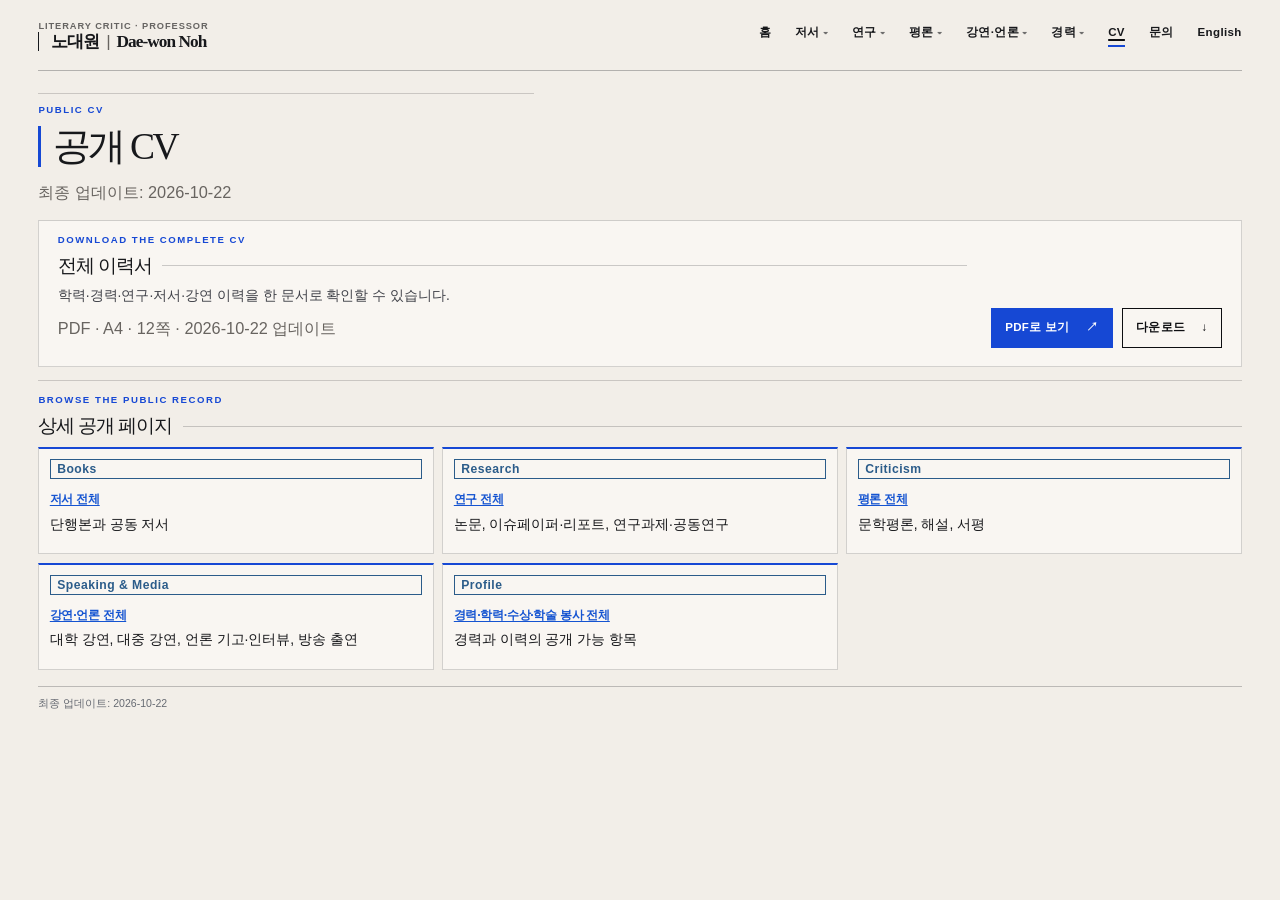
<file: cv.html>
<!doctype html>
<html lang="ko">
<head>
  <meta charset="utf-8">
  <meta name="viewport" content="width=device-width, initial-scale=1">
  <meta name="description" content="노대원의 전체 이력서. 학력, 경력, 논문, 저서, 수상 등 전체 학술 활동">
  <meta property="og:title" content="공개 CV | 노대원">
  <meta property="og:description" content="노대원의 전체 이력서. 학력, 경력, 논문, 저서, 수상 등 전체 학술 활동">
  <meta property="og:image" content="https://daewonnoh.github.io/assets/og-lacma.jpg"><meta property="og:image:width" content="1200"><meta property="og:image:height" content="630"><meta name="twitter:card" content="summary_large_image">
  <meta property="og:url" content="https://daewonnoh.github.io/cv.html">
  <meta property="og:type" content="website">
  <title>공개 CV | 노대원</title>
  <link rel="icon" type="image/svg+xml" href="assets/favicon.svg">
  <link rel="stylesheet" href="styles.css?v=20261021a">
  <link rel="canonical" href="https://daewonnoh.github.io/cv.html">
  <link rel="apple-touch-icon" href="assets/apple-touch-icon.png">
  <link rel="icon" type="image/png" sizes="32x32" href="assets/favicon-32.png">
  <meta name="theme-color" content="#F7F3EF">
</head>
<body>
  <a class="skip-link" href="#main-content">본문으로 건너뛰기</a>
  <header class="site-header">
    <a class="site-identity site-brand site-identity-stack" href="index.html"><span class="identity-role">Literary Critic · Professor</span><span class="identity-name"><span>노대원</span><span aria-hidden="true">|</span><span>Dae-won Noh</span></span></a>
    <nav class="site-nav" aria-label="주 메뉴"><ul>
      <li><a href="index.html">홈</a></li><li class="has-submenu"><a href="books.html">저서<span class="nav-caret" aria-hidden="true">▾</span></a><ul class="nav-dropdown"><li><a href="books.html#books">단행본</a></li><li><a href="books.html#contributions">공동 저서</a></li></ul></li><li class="has-submenu"><a href="research.html">연구<span class="nav-caret" aria-hidden="true">▾</span></a><ul class="nav-dropdown"><li><a href="research.html#papers">논문·이슈페이퍼·리포트</a></li><li><a href="research.html#projects">연구 프로젝트</a></li><li><a href="research.html#academic">학술발표·토론</a></li></ul></li><li class="has-submenu"><a href="criticism.html">평론<span class="nav-caret" aria-hidden="true">▾</span></a><ul class="nav-dropdown"><li><a href="criticism.html#criticism">문학평론</a></li><li><a href="criticism.html#shortreviews">촌평(리뷰)</a></li><li><a href="criticism.html#series">연재 평론</a></li><li><a href="criticism.html#afterwords">소설집 해설</a></li><li><a href="criticism.html#reviews">서평</a></li></ul></li><li class="has-submenu"><a href="speaking-media.html">강연·언론<span class="nav-caret" aria-hidden="true">▾</span></a><ul class="nav-dropdown"><li><a href="speaking-media.html#broadcast">방송 출연</a></li><li><a href="speaking-media.html#public">대중 강연</a></li><li><a href="speaking-media.html#university">대학 강연</a></li><li><a href="speaking-media.html#media">언론 기고·인터뷰</a></li></ul></li><li class="has-submenu"><a href="about.html">경력<span class="nav-caret" aria-hidden="true">▾</span></a><ul class="nav-dropdown"><li><a href="about.html#career">학력·경력·수상</a></li><li><a href="about.html#teaching">교육 경력</a></li><li><a href="about.html#service">학술 · 사회 봉사</a></li></ul></li><li><a href="cv.html" aria-current="page">CV</a></li><li><a href="contact.html">문의</a></li><li><a href="en.html">English</a></li>
    </ul></nav>
  </header>
  <main id="main-content">
    <section class="lead" aria-labelledby="cv-title">
      <p class="eyebrow">Public CV</p><h1 id="cv-title">공개 CV</h1>
      <p class="meta">최종 업데이트: <time datetime="2026-10-22">2026-10-22</time></p>
    </section>
    <section class="cv-download" aria-labelledby="cv-download-title">
      <div class="cv-download-copy">
        <p class="eyebrow">Download the complete CV</p>
        <h2 id="cv-download-title">전체 이력서</h2>
        <p>학력·경력·연구·저서·강연 이력을 한 문서로 확인할 수 있습니다.</p>
        <p class="meta">PDF · A4 · 12쪽 · 2026-10-22 업데이트</p>
      </div>
      <div class="cv-download-actions" aria-label="CV PDF actions">
        <a class="cta cta-primary" href="Dae-won-Noh-CV.pdf" target="_blank" rel="noopener noreferrer">PDF로 보기 <span aria-hidden="true">↗</span></a>
        <a class="cta cta-secondary" href="Dae-won-Noh-CV.pdf" download="노대원-CV.pdf">다운로드 <span aria-hidden="true">↓</span></a>
      </div>
    </section>
    <section aria-labelledby="cv-sections-title">
      <p class="eyebrow">Browse the public record</p><h2 id="cv-sections-title">상세 공개 페이지</h2>
      <div class="talk-grid">
        <article class="talk-card"><p class="label">Books</p><h3><a href="books.html">저서 전체</a></h3><p>단행본과 공동 저서</p></article>
        <article class="talk-card"><p class="label">Research</p><h3><a href="research.html">연구 전체</a></h3><p>논문, 이슈페이퍼·리포트, 연구과제·공동연구</p></article>
        <article class="talk-card"><p class="label">Criticism</p><h3><a href="criticism.html">평론 전체</a></h3><p>문학평론, 해설, 서평</p></article>
        <article class="talk-card"><p class="label">Speaking &amp; Media</p><h3><a href="speaking-media.html">강연·언론 전체</a></h3><p>대학 강연, 대중 강연, 언론 기고·인터뷰, 방송 출연</p></article>
        <article class="talk-card"><p class="label">Profile</p><h3><a href="about.html">경력·학력·수상·학술 봉사 전체</a></h3><p>경력과 이력의 공개 가능 항목</p></article>
      </div>
    </section>
  </main>
  <footer class="site-footer">최종 업데이트: 2026-10-22</footer>
  <script src="assets/site-nav.js" defer></script>
</body>
</html>
</file>
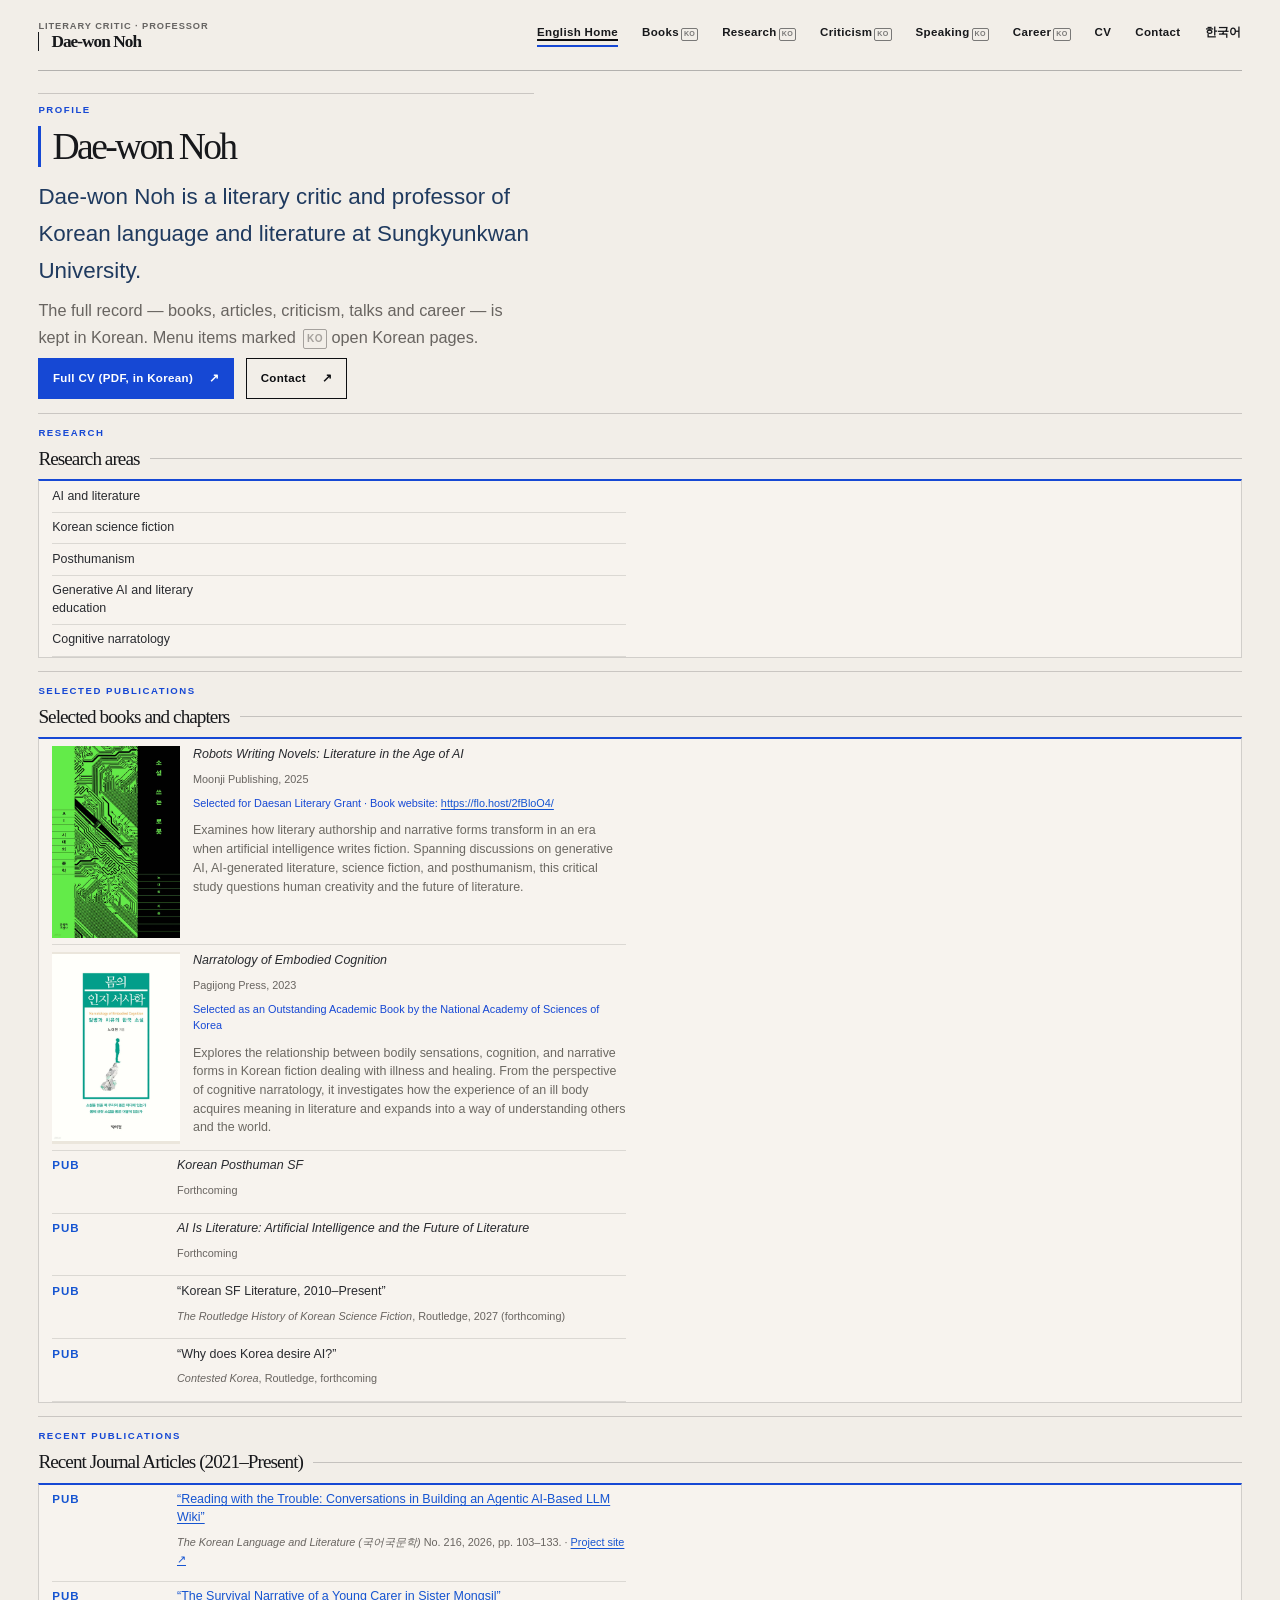
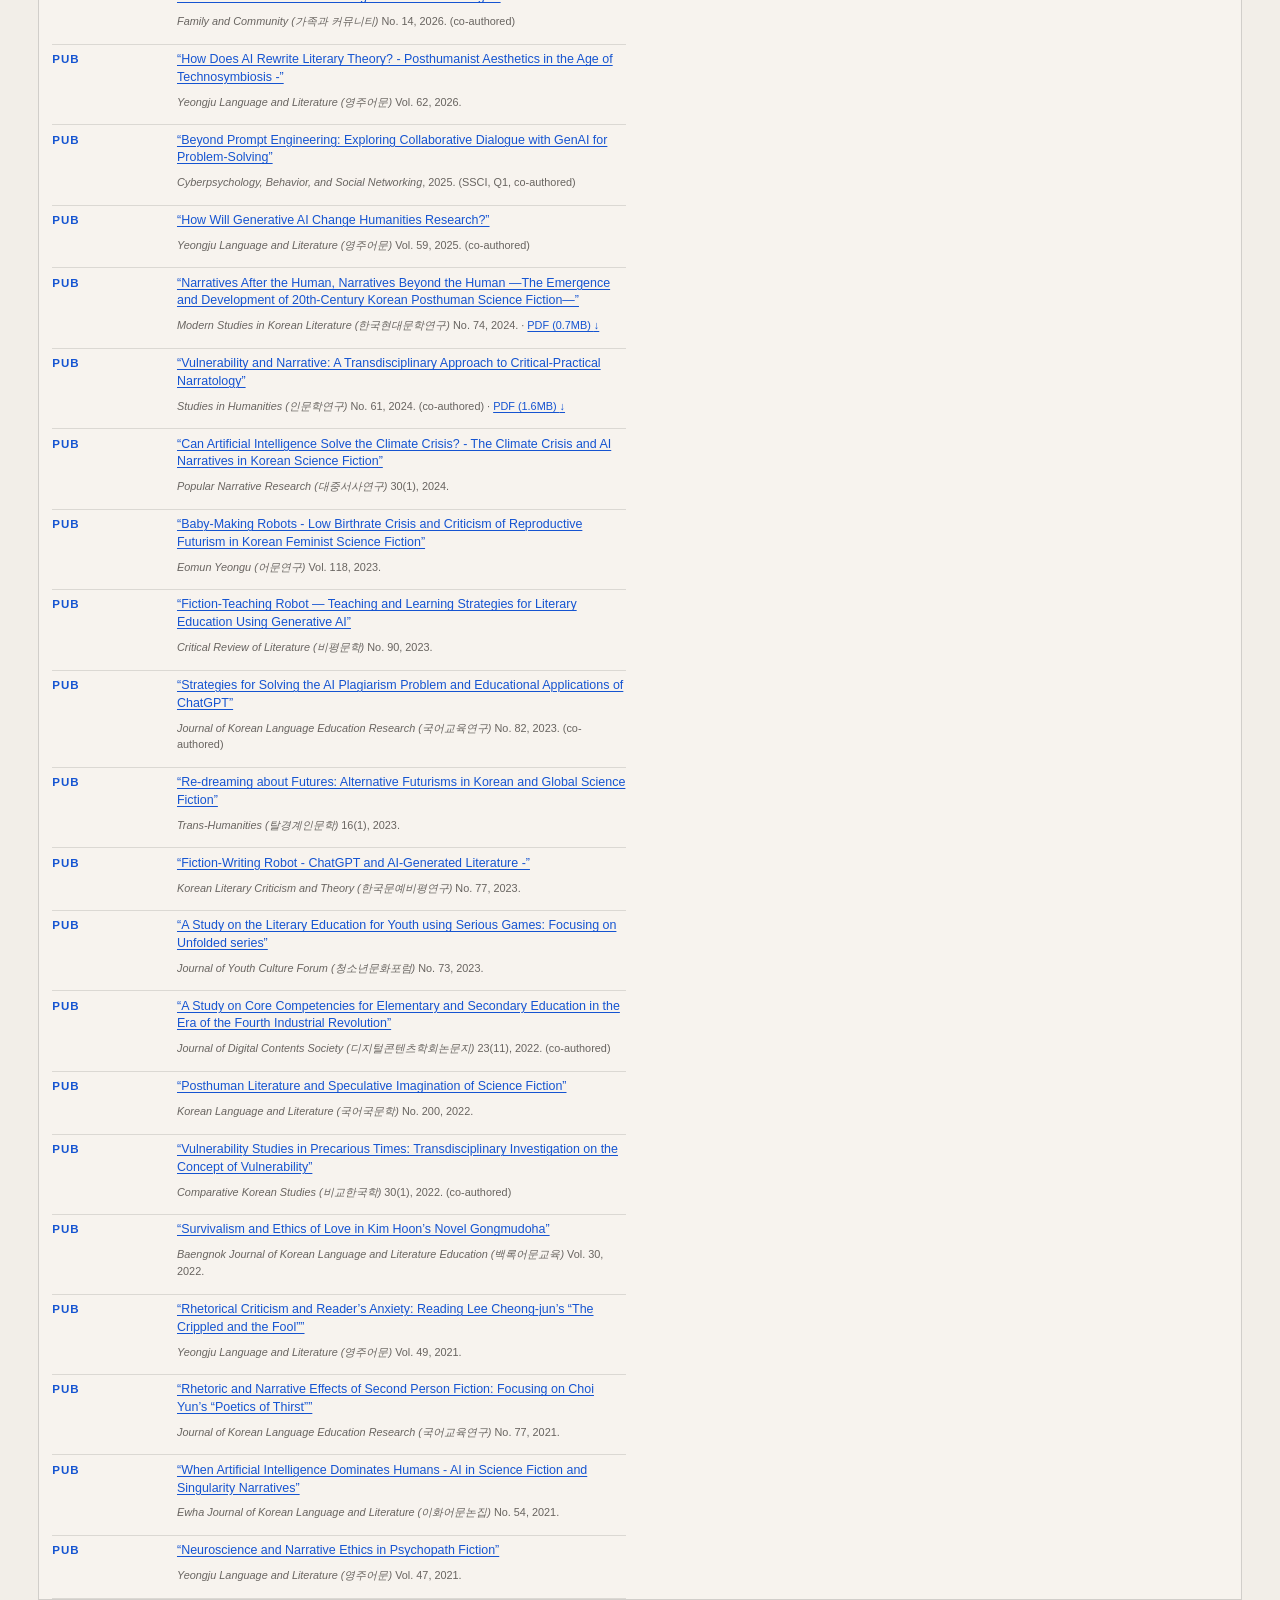
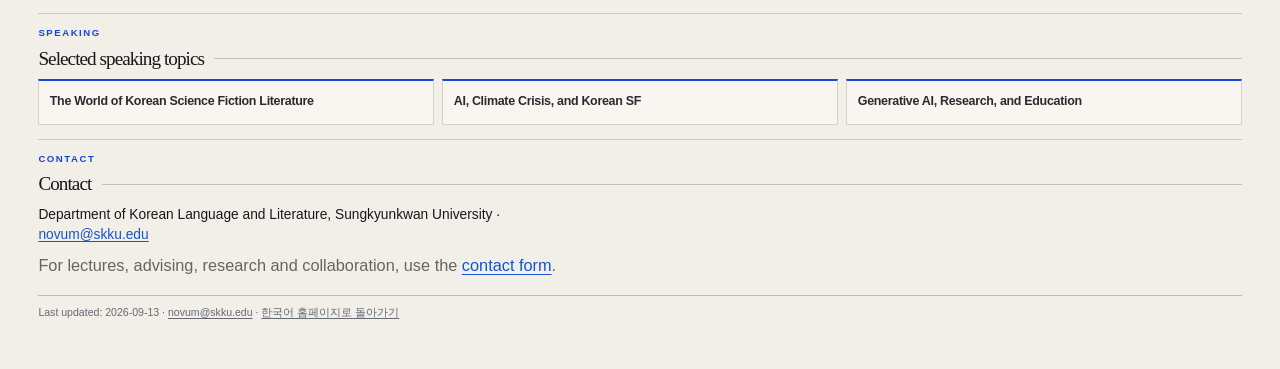
<file: en.html>
<!doctype html>
<html lang="en">
<head>
  <meta charset="utf-8">
  <meta name="viewport" content="width=device-width, initial-scale=1">
  <meta name="description" content="Literary critic and professor at Sungkyunkwan University. Researches AI and literature, Korean SF, posthumanism, and literature education.">
  <meta property="og:title" content="Dae-won Noh | Literary Critic and Professor">
  <meta property="og:description" content="Literary critic and professor at Sungkyunkwan University. Researches AI and literature, Korean SF, posthumanism, and literature education.">
  <meta property="og:image" content="https://daewonnoh.github.io/assets/og-lacma.jpg"><meta property="og:image:width" content="1200"><meta property="og:image:height" content="630"><meta name="twitter:card" content="summary_large_image">
  <meta property="og:url" content="https://daewonnoh.github.io/en.html">
  <meta property="og:type" content="website">
  <title>Dae-won Noh | Literary Critic and Professor</title>
  <link rel="icon" type="image/svg+xml" href="assets/favicon.svg">
  <link rel="stylesheet" href="styles.css?v=20261021a">
  <link rel="canonical" href="https://daewonnoh.github.io/en.html">
  <link rel="apple-touch-icon" href="assets/apple-touch-icon.png">
  <link rel="icon" type="image/png" sizes="32x32" href="assets/favicon-32.png">
  <meta name="theme-color" content="#F7F3EF">
  <link rel="alternate" hreflang="ko" href="https://daewonnoh.github.io/">
  <link rel="alternate" hreflang="en" href="https://daewonnoh.github.io/en.html">
  <link rel="alternate" hreflang="x-default" href="https://daewonnoh.github.io/">
</head>
<body>
  <a class="skip-link" href="#main-content">Skip to main content</a><header class="site-header">
    <a class="site-identity site-brand site-identity-stack" href="en.html"><span class="identity-role">Literary Critic · Professor</span><span class="identity-name"><span>Dae-won Noh</span></span></a>
    <nav class="site-nav" aria-label="Main navigation"><ul><li><a href="en.html" aria-current="page">English Home</a></li><li><a href="books.html" hreflang="ko">Books<span class="nav-lang" aria-hidden="true">KO</span><span class="visually-hidden"> (in Korean)</span></a></li><li><a href="research.html" hreflang="ko">Research<span class="nav-lang" aria-hidden="true">KO</span><span class="visually-hidden"> (in Korean)</span></a></li><li><a href="criticism.html" hreflang="ko">Criticism<span class="nav-lang" aria-hidden="true">KO</span><span class="visually-hidden"> (in Korean)</span></a></li><li><a href="speaking-media.html" hreflang="ko">Speaking<span class="nav-lang" aria-hidden="true">KO</span><span class="visually-hidden"> (in Korean)</span></a></li><li><a href="about.html" hreflang="ko">Career<span class="nav-lang" aria-hidden="true">KO</span><span class="visually-hidden"> (in Korean)</span></a></li><li><a href="cv.html">CV</a></li><li><a href="contact.html">Contact</a></li><li><a href="index.html">한국어</a></li></ul></nav>
  </header>
  <main id="main-content">
    <section class="lead" aria-labelledby="en-title"><p class="eyebrow">Profile</p><h1 id="en-title">Dae-won Noh</h1><p>Dae-won Noh is a literary critic and professor of Korean language and literature at Sungkyunkwan University.</p>
      <p class="meta">The full record — books, articles, criticism, talks and career — is kept in Korean. Menu items marked <span class="nav-lang" aria-hidden="true">KO</span><span class="visually-hidden">"KO"</span> open Korean pages.</p>
      <div class="hero-actions"><a class="cta cta-primary" href="Dae-won-Noh-CV.pdf" target="_blank" rel="noopener noreferrer">Full CV (PDF, in Korean) <span aria-hidden="true">↗</span></a><a class="cta cta-secondary" href="contact.html">Contact <span aria-hidden="true">↗</span></a></div></section>
    <section aria-labelledby="research-areas-title">
      <p class="eyebrow">Research</p><h2 id="research-areas-title">Research areas</h2>
      <ul class="record-list">
        <li class="record"><div class="record-body"><p class="record-title">AI and literature</p></div></li><li class="record"><div class="record-body"><p class="record-title">Korean science fiction</p></div></li><li class="record"><div class="record-body"><p class="record-title">Posthumanism</p></div></li><li class="record"><div class="record-body"><p class="record-title">Generative AI and literary education</p></div></li><li class="record"><div class="record-body"><p class="record-title">Cognitive narratology</p></div></li>
      </ul>
    </section>
    <section aria-labelledby="books-title">
      <p class="eyebrow">Selected publications</p><h2 id="books-title">Selected books and chapters</h2>
      <ul class="publication-list">
        <li class="publication-item publication-item--book">
          <a class="publication-cover" href="https://www.aladin.co.kr/shop/wproduct.aspx?ItemId=363389403" target="_blank" rel="noopener noreferrer"><picture><source srcset="assets/books/novel-writing-robot.webp" type="image/webp"><img src="assets/books/novel-writing-robot.jpg" alt="Cover of Robots Writing Novels: Literature in the Age of AI" loading="lazy" decoding="async" width="800" height="1200"></picture></a>
          <div>
            <p class="publication-title"><em><a class="publication-title-link" href="https://www.aladin.co.kr/shop/wproduct.aspx?ItemId=363389403" target="_blank" rel="noopener noreferrer">Robots Writing Novels: Literature in the Age of AI</a></em></p>
            <p class="publication-meta">Moonji Publishing, 2025</p>
            <p class="book-note">Selected for Daesan Literary Grant · Book website: <a href="https://flo.host/2fBloO4/" target="_blank" rel="noopener noreferrer">https://flo.host/2fBloO4/</a></p>
            <p class="book-intro">Examines how literary authorship and narrative forms transform in an era when artificial intelligence writes fiction. Spanning discussions on generative AI, AI-generated literature, science fiction, and posthumanism, this critical study questions human creativity and the future of literature.</p>
          </div>
        </li>
        <li class="publication-item publication-item--book">
          <a class="publication-cover" href="https://www.aladin.co.kr/shop/wproduct.aspx?ItemId=312467593" target="_blank" rel="noopener noreferrer"><picture><source srcset="assets/books/embodied-cognition-narratology.webp" type="image/webp"><img src="assets/books/embodied-cognition-narratology.jpg" alt="Cover of Narratology of Embodied Cognition" loading="lazy" decoding="async" width="820" height="1200"></picture></a>
          <div>
            <p class="publication-title"><em><a class="publication-title-link" href="https://www.aladin.co.kr/shop/wproduct.aspx?ItemId=312467593" target="_blank" rel="noopener noreferrer">Narratology of Embodied Cognition</a></em></p>
            <p class="publication-meta">Pagijong Press, 2023</p>
            <p class="book-note">Selected as an Outstanding Academic Book by the National Academy of Sciences of Korea</p>
            <p class="book-intro">Explores the relationship between bodily sensations, cognition, and narrative forms in Korean fiction dealing with illness and healing. From the perspective of cognitive narratology, it investigates how the experience of an ill body acquires meaning in literature and expands into a way of understanding others and the world.</p>
          </div>
        </li>
        <li class="publication-item"><div><p class="publication-title"><em>Korean Posthuman SF</em></p><p class="publication-meta">Forthcoming</p></div></li>
        <li class="publication-item"><div><p class="publication-title"><em>AI Is Literature: Artificial Intelligence and the Future of Literature</em></p><p class="publication-meta">Forthcoming</p></div></li>
        <li class="publication-item"><div><p class="publication-title">“Korean SF Literature, 2010–Present”</p><p class="publication-meta"><em><a class="publication-title-link" href="https://www.routledge.com/The-Routledge-History-of-Korean-Science-Fiction/Yoo-Lim-Shin/p/book/9781041262206" target="_blank" rel="noopener noreferrer">The Routledge History of Korean Science Fiction</a></em>, Routledge, 2027 (forthcoming)</p></div></li>
        <li class="publication-item"><div><p class="publication-title">“Why does Korea desire AI?”</p><p class="publication-meta"><em>Contested Korea</em>, Routledge, forthcoming</p></div></li>
      </ul>
    </section>
<section aria-labelledby="articles-title">
      <p class="eyebrow">Recent Publications</p>
      <h2 id="articles-title">Recent Journal Articles (2021–Present)</h2>
      <ul class="publication-list">
        <li class="publication-item">
          <div>
            <p class="publication-title"><a href="https://www.kci.go.kr/kciportal/ci/sereArticleSearch/ciSereArtiView.kci?sereArticleSearchBean.artiId=ART003390446" target="_blank" rel="noopener noreferrer">“Reading with the Trouble: Conversations in Building an Agentic AI-Based LLM Wiki”</a></p>
            <p class="publication-meta"><em>The Korean Language and Literature (국어국문학)</em> No. 216, 2026, pp. 103–133. · <a href="https://daewonnoh.github.io/LLM-Wiki-Agent/" target="_blank" rel="noopener noreferrer">Project site <span aria-hidden="true">↗</span></a></p>
          </div>
        </li>
        <li class="publication-item">
          <div>
            <p class="publication-title"><a href="https://www.kci.go.kr/kciportal/landing/article.kci?arti_id=ART003367655" target="_blank" rel="noopener noreferrer">“The Survival Narrative of a Young Carer in Sister Mongsil”</a></p>
            <p class="publication-meta"><em>Family and Community (가족과 커뮤니티)</em> No. 14, 2026. (co-authored)</p>
          </div>
        </li>
        <li class="publication-item">
          <div>
            <p class="publication-title"><a href="https://www.kci.go.kr/kciportal/landing/article.kci?arti_id=ART003310661" target="_blank" rel="noopener noreferrer">“How Does AI Rewrite Literary Theory? - Posthumanist Aesthetics in the Age of Technosymbiosis -”</a></p>
            <p class="publication-meta"><em>Yeongju Language and Literature (영주어문)</em> Vol. 62, 2026.</p>
          </div>
        </li>
        <li class="publication-item">
          <div>
            <p class="publication-title"><a href="https://journals.sagepub.com/doi/10.1089/cyber.2024.0614" target="_blank" rel="noopener noreferrer">“Beyond Prompt Engineering: Exploring Collaborative Dialogue with GenAI for Problem-Solving”</a></p>
            <p class="publication-meta"><em>Cyberpsychology, Behavior, and Social Networking</em>, 2025. (SSCI, Q1, co-authored)</p>
          </div>
        </li>
        <li class="publication-item">
          <div>
            <p class="publication-title"><a href="https://www.kci.go.kr/kciportal/landing/article.kci?arti_id=ART003182844" target="_blank" rel="noopener noreferrer">“How Will Generative AI Change Humanities Research?”</a></p>
            <p class="publication-meta"><em>Yeongju Language and Literature (영주어문)</em> Vol. 59, 2025. (co-authored)</p>
          </div>
        </li>
        <li class="publication-item">
          <div>
            <p class="publication-title"><a href="https://www.kci.go.kr/kciportal/landing/article.kci?arti_id=ART003166267" target="_blank" rel="noopener noreferrer">“Narratives After the Human, Narratives Beyond the Human —The Emergence and Development of 20th-Century Korean Posthuman Science Fiction—”</a></p>
            <p class="publication-meta"><em>Modern Studies in Korean Literature (한국현대문학연구)</em> No. 74, 2024. · <a href="assets/papers/2024-posthuman-sf-history.pdf" target="_blank" rel="noopener noreferrer">PDF (0.7MB) <span aria-hidden="true">↓</span></a></p>
          </div>
        </li>
        <li class="publication-item">
          <div>
            <p class="publication-title"><a href="https://www.kci.go.kr/kciportal/landing/article.kci?arti_id=ART003143849" target="_blank" rel="noopener noreferrer">“Vulnerability and Narrative: A Transdisciplinary Approach to Critical-Practical Narratology”</a></p>
            <p class="publication-meta"><em>Studies in Humanities (인문학연구)</em> No. 61, 2024. (co-authored) · <a href="assets/papers/2024-vulnerability-narrative.pdf" target="_blank" rel="noopener noreferrer">PDF (1.6MB) <span aria-hidden="true">↓</span></a></p>
          </div>
        </li>
        <li class="publication-item">
          <div>
            <p class="publication-title"><a href="https://www.kci.go.kr/kciportal/landing/article.kci?arti_id=ART003055219" target="_blank" rel="noopener noreferrer">“Can Artificial Intelligence Solve the Climate Crisis? - The Climate Crisis and AI Narratives in Korean Science Fiction”</a></p>
            <p class="publication-meta"><em>Popular Narrative Research (대중서사연구)</em> 30(1), 2024.</p>
          </div>
        </li>
        <li class="publication-item">
          <div>
            <p class="publication-title"><a href="https://www.kci.go.kr/kciportal/landing/article.kci?arti_id=ART003033087" target="_blank" rel="noopener noreferrer">“Baby-Making Robots - Low Birthrate Crisis and Criticism of Reproductive Futurism in Korean Feminist Science Fiction”</a></p>
            <p class="publication-meta"><em>Eomun Yeongu (어문연구)</em> Vol. 118, 2023.</p>
          </div>
        </li>
        <li class="publication-item">
          <div>
            <p class="publication-title"><a href="https://www.kci.go.kr/kciportal/landing/article.kci?arti_id=ART003042696" target="_blank" rel="noopener noreferrer">“Fiction-Teaching Robot ― Teaching and Learning Strategies for Literary Education Using Generative AI”</a></p>
            <p class="publication-meta"><em>Critical Review of Literature (비평문학)</em> No. 90, 2023.</p>
          </div>
        </li>
        <li class="publication-item">
          <div>
            <p class="publication-title"><a href="https://www.kci.go.kr/kciportal/landing/article.kci?arti_id=ART002970520" target="_blank" rel="noopener noreferrer">“Strategies for Solving the AI Plagiarism Problem and Educational Applications of ChatGPT”</a></p>
            <p class="publication-meta"><em>Journal of Korean Language Education Research (국어교육연구)</em> No. 82, 2023. (co-authored)</p>
          </div>
        </li>
        <li class="publication-item">
          <div>
            <p class="publication-title"><a href="https://www.kci.go.kr/kciportal/landing/article.kci?arti_id=ART002959411" target="_blank" rel="noopener noreferrer">“Re-dreaming about Futures: Alternative Futurisms in Korean and Global Science Fiction”</a></p>
            <p class="publication-meta"><em>Trans-Humanities (탈경계인문학)</em> 16(1), 2023.</p>
          </div>
        </li>
        <li class="publication-item">
          <div>
            <p class="publication-title"><a href="https://www.kci.go.kr/kciportal/landing/article.kci?arti_id=ART002947103" target="_blank" rel="noopener noreferrer">“Fiction-Writing Robot - ChatGPT and AI-Generated Literature -”</a></p>
            <p class="publication-meta"><em>Korean Literary Criticism and Theory (한국문예비평연구)</em> No. 77, 2023.</p>
          </div>
        </li>
        <li class="publication-item">
          <div>
            <p class="publication-title"><a href="https://www.kci.go.kr/kciportal/landing/article.kci?arti_id=ART002926076" target="_blank" rel="noopener noreferrer">“A Study on the Literary Education for Youth using Serious Games: Focusing on Unfolded series”</a></p>
            <p class="publication-meta"><em>Journal of Youth Culture Forum (청소년문화포럼)</em> No. 73, 2023.</p>
          </div>
        </li>
        <li class="publication-item">
          <div>
            <p class="publication-title"><a href="https://doi.org/10.9728/dcs.2022.23.11.2159" target="_blank" rel="noopener noreferrer">“A Study on Core Competencies for Elementary and Secondary Education in the Era of the Fourth Industrial Revolution”</a></p>
            <p class="publication-meta"><em>Journal of Digital Contents Society (디지털콘텐츠학회논문지)</em> 23(11), 2022. (co-authored)</p>
          </div>
        </li>
        <li class="publication-item">
          <div>
            <p class="publication-title"><a href="https://www.kci.go.kr/kciportal/landing/article.kci?arti_id=ART002884539" target="_blank" rel="noopener noreferrer">“Posthuman Literature and Speculative Imagination of Science Fiction”</a></p>
            <p class="publication-meta"><em>Korean Language and Literature (국어국문학)</em> No. 200, 2022.</p>
          </div>
        </li>
        <li class="publication-item">
          <div>
            <p class="publication-title"><a href="https://www.kci.go.kr/kciportal/landing/article.kci?arti_id=ART002837224" target="_blank" rel="noopener noreferrer">“Vulnerability Studies in Precarious Times: Transdisciplinary Investigation on the Concept of Vulnerability”</a></p>
            <p class="publication-meta"><em>Comparative Korean Studies (비교한국학)</em> 30(1), 2022. (co-authored)</p>
          </div>
        </li>
        <li class="publication-item">
          <div>
            <p class="publication-title"><a href="https://www.kci.go.kr/kciportal/landing/article.kci?arti_id=ART003173504" target="_blank" rel="noopener noreferrer">“Survivalism and Ethics of Love in Kim Hoon’s Novel Gongmudoha”</a></p>
            <p class="publication-meta"><em>Baengnok Journal of Korean Language and Literature Education (백록어문교육)</em> Vol. 30, 2022.</p>
          </div>
        </li>
        <li class="publication-item">
          <div>
            <p class="publication-title"><a href="https://www.kci.go.kr/kciportal/landing/article.kci?arti_id=ART002770186" target="_blank" rel="noopener noreferrer">“Rhetorical Criticism and Reader’s Anxiety: Reading Lee Cheong-jun’s “The Crippled and the Fool””</a></p>
            <p class="publication-meta"><em>Yeongju Language and Literature (영주어문)</em> Vol. 49, 2021.</p>
          </div>
        </li>
        <li class="publication-item">
          <div>
            <p class="publication-title"><a href="https://www.kci.go.kr/kciportal/landing/article.kci?arti_id=ART002769837" target="_blank" rel="noopener noreferrer">“Rhetoric and Narrative Effects of Second Person Fiction: Focusing on Choi Yun’s “Poetics of Thirst””</a></p>
            <p class="publication-meta"><em>Journal of Korean Language Education Research (국어교육연구)</em> No. 77, 2021.</p>
          </div>
        </li>
        <li class="publication-item">
          <div>
            <p class="publication-title"><a href="https://www.kci.go.kr/kciportal/landing/article.kci?arti_id=ART002752111" target="_blank" rel="noopener noreferrer">“When Artificial Intelligence Dominates Humans - AI in Science Fiction and Singularity Narratives”</a></p>
            <p class="publication-meta"><em>Ewha Journal of Korean Language and Literature (이화어문논집)</em> No. 54, 2021.</p>
          </div>
        </li>
        <li class="publication-item">
          <div>
            <p class="publication-title"><a href="https://www.kci.go.kr/kciportal/landing/article.kci?arti_id=ART002689025" target="_blank" rel="noopener noreferrer">“Neuroscience and Narrative Ethics in Psychopath Fiction”</a></p>
            <p class="publication-meta"><em>Yeongju Language and Literature (영주어문)</em> Vol. 47, 2021.</p>
          </div>
        </li>
      </ul>
    </section>
    <section aria-labelledby="speaking-title"><p class="eyebrow">Speaking</p><h2 id="speaking-title">Selected speaking topics</h2><div class="talk-grid"><article class="talk-card"><h3>The World of Korean Science Fiction Literature</h3></article><article class="talk-card"><h3>AI, Climate Crisis, and Korean SF</h3></article><article class="talk-card"><h3>Generative AI, Research, and Education</h3></article></div></section>
    <section aria-labelledby="contact-title"><p class="eyebrow">Contact</p><h2 id="contact-title">Contact</h2><p>Department of Korean Language and Literature, Sungkyunkwan University · <a href="mailto:novum@skku.edu">novum@skku.edu</a></p><p class="meta">For lectures, advising, research and collaboration, use the <a href="contact.html">contact form</a>.</p></section>
  </main>
  <footer class="site-footer">Last updated: 2026-09-13 · <a href="mailto:novum@skku.edu">novum@skku.edu</a> · <a href="index.html" hreflang="ko">한국어 홈페이지로 돌아가기</a></footer>
  <script src="assets/site-nav.js" defer></script>
</body>
</html>
</file>
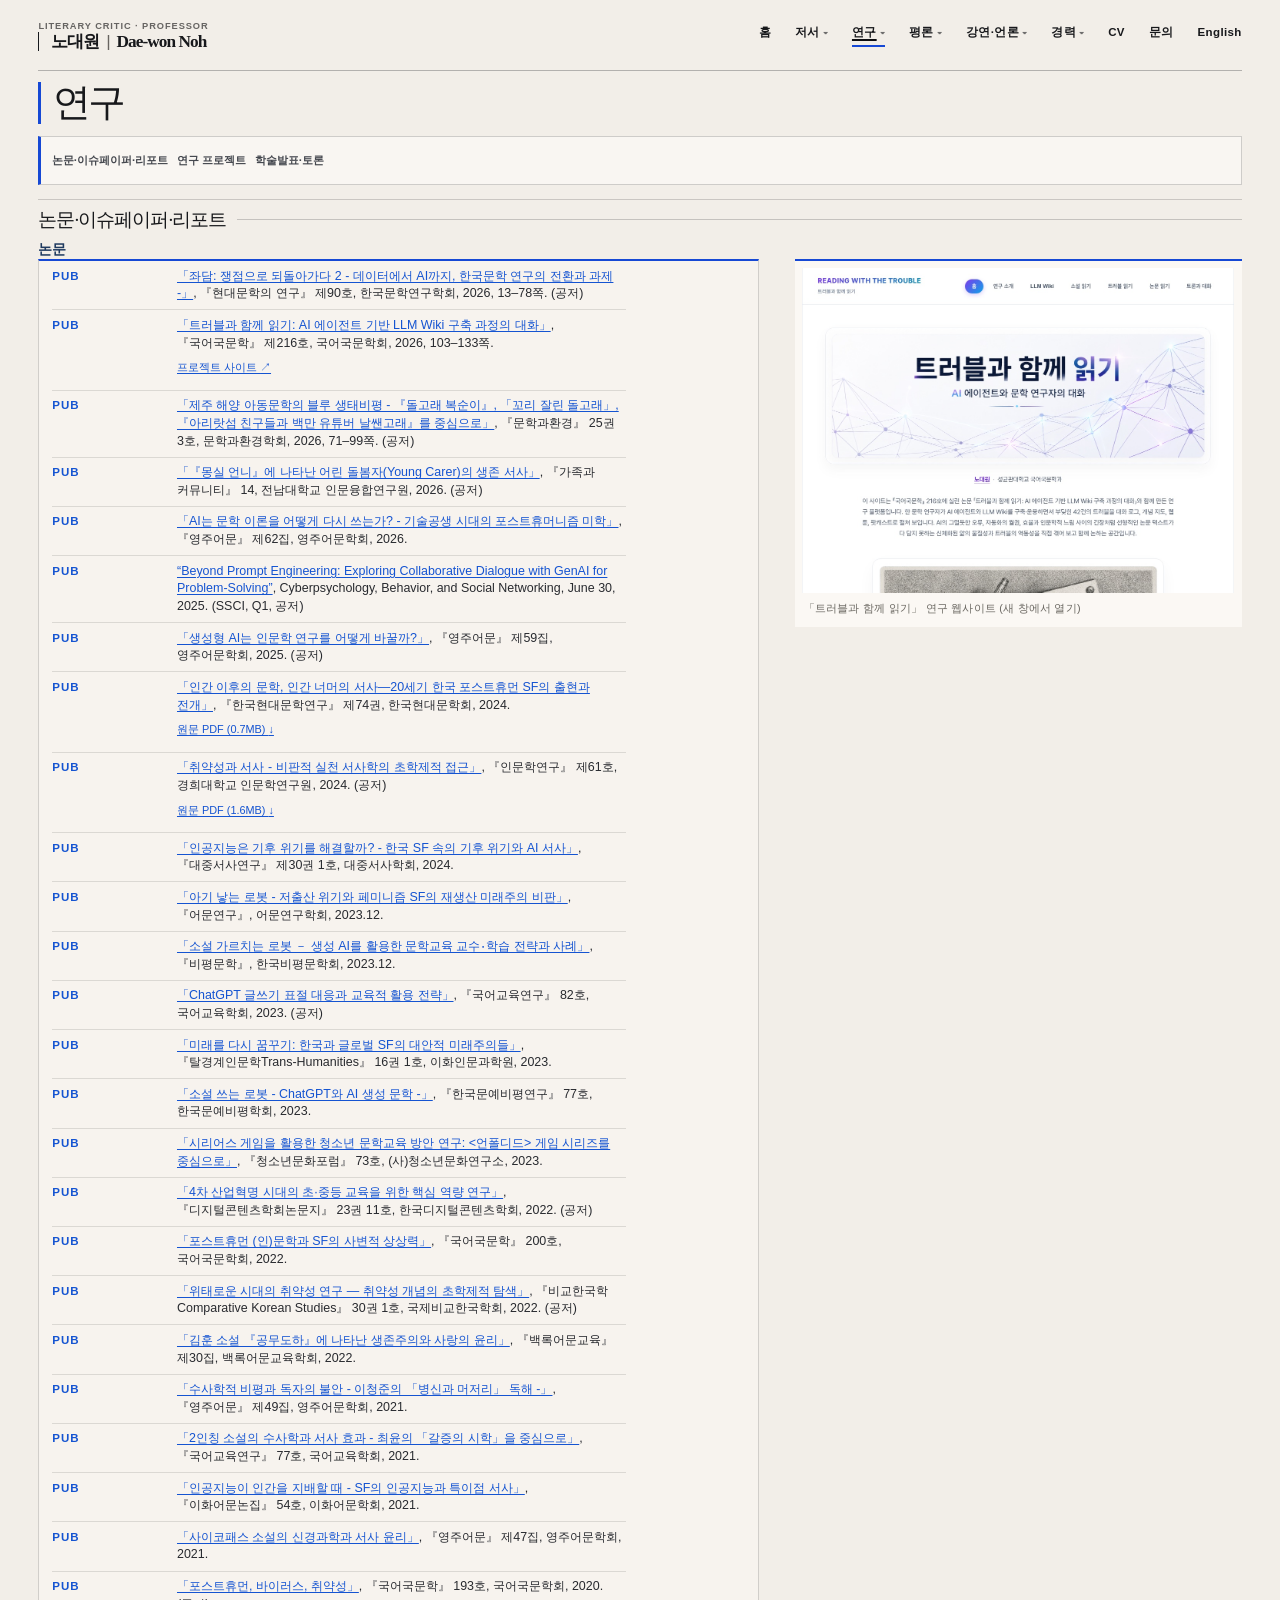
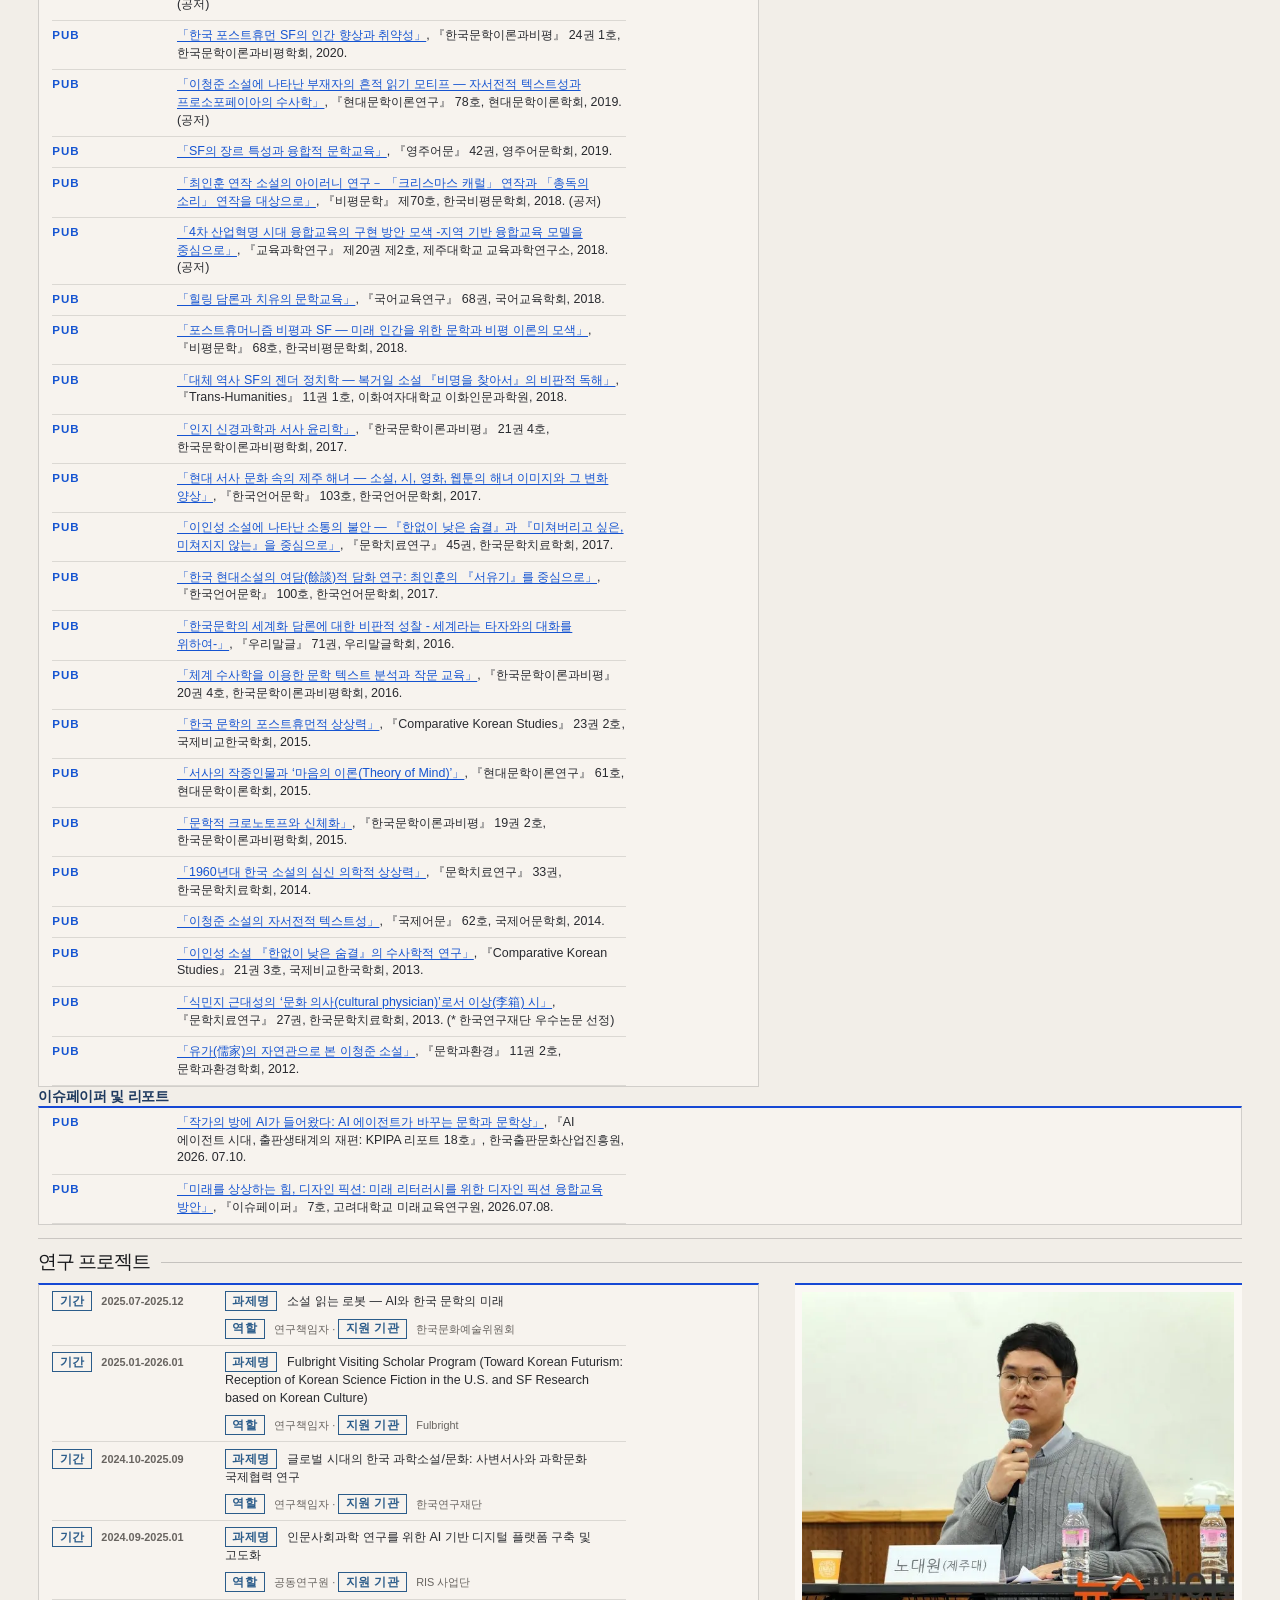
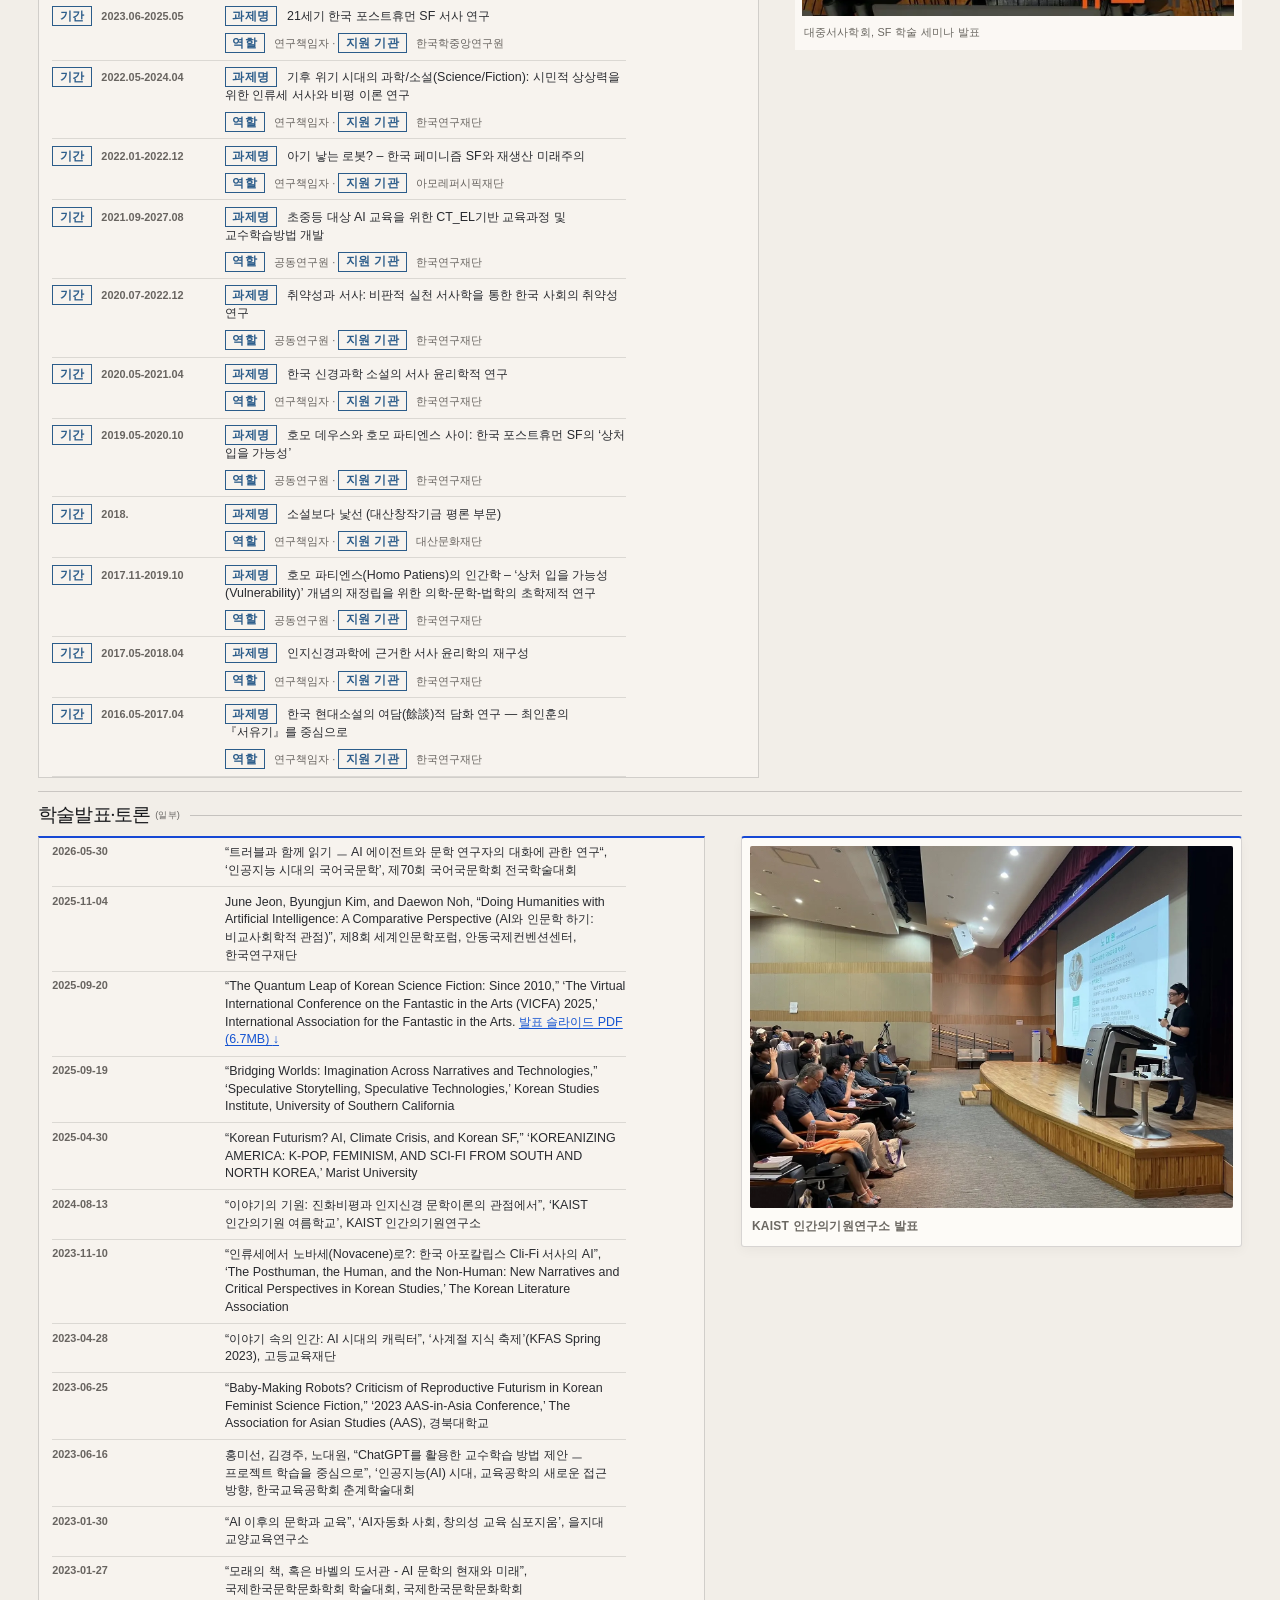
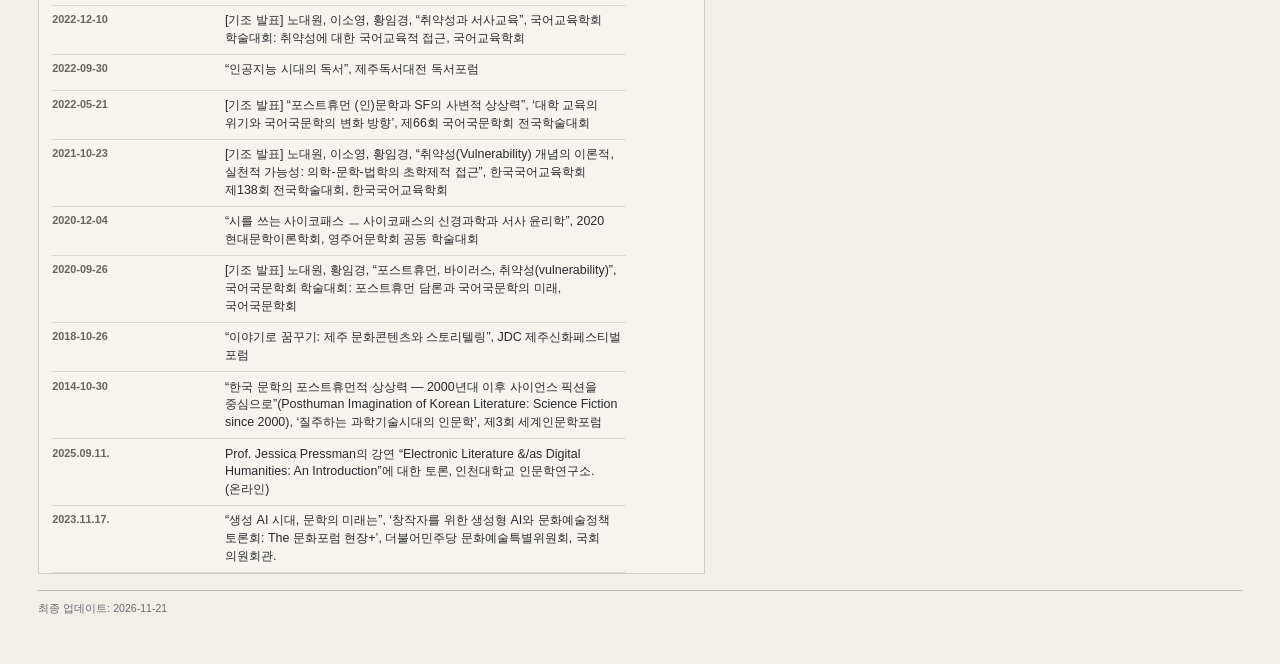
<file: research.html>
<!doctype html>
<html lang="ko">

<head>
  <meta charset="utf-8">
  <meta name="viewport" content="width=device-width, initial-scale=1">
  <meta name="description" content="노대원의 학술 연구. AI와 문학, 포스트휴먼 SF, 인지 서사학 논문 및 학술발표">
  <meta property="og:title" content="연구 | 노대원">
  <meta property="og:description" content="노대원의 학술 연구. AI와 문학, 포스트휴먼 SF, 인지 서사학 논문 및 학술발표">
  <meta property="og:image" content="https://daewonnoh.github.io/assets/og-lacma.jpg"><meta property="og:image:width" content="1200"><meta property="og:image:height" content="630"><meta name="twitter:card" content="summary_large_image">
  <meta property="og:url" content="https://daewonnoh.github.io/research.html">
  <meta property="og:type" content="website">
  <title>연구 | 노대원</title>
  <link rel="icon" type="image/svg+xml" href="assets/favicon.svg">
  <link rel="stylesheet" href="styles.css?v=20261021a">
  <link rel="canonical" href="https://daewonnoh.github.io/research.html">
  <link rel="apple-touch-icon" href="assets/apple-touch-icon.png">
  <link rel="icon" type="image/png" sizes="32x32" href="assets/favicon-32.png">
  <meta name="theme-color" content="#F7F3EF">
</head>

<body>
  <a class="skip-link" href="#main-content">본문으로 건너뛰기</a>
  <header class="site-header">
    <a class="site-identity site-brand site-identity-stack" href="index.html"><span class="identity-role">Literary
        Critic · Professor</span><span class="identity-name"><span>노대원</span><span
          aria-hidden="true">|</span><span>Dae-won Noh</span></span></a>
    <nav class="site-nav" aria-label="주 메뉴">
      <ul>
        <li><a href="index.html">홈</a></li>
        <li class="has-submenu"><a href="books.html">저서<span class="nav-caret" aria-hidden="true">▾</span></a><ul class="nav-dropdown"><li><a href="books.html#books">단행본</a></li><li><a href="books.html#contributions">공동 저서</a></li></ul></li>
        <li class="has-submenu"><a href="research.html" aria-current="page">연구<span class="nav-caret" aria-hidden="true">▾</span></a><ul class="nav-dropdown"><li><a href="research.html#papers">논문·이슈페이퍼·리포트</a></li><li><a href="research.html#projects">연구 프로젝트</a></li><li><a href="research.html#academic">학술발표·토론</a></li></ul></li>
        <li class="has-submenu"><a href="criticism.html">평론<span class="nav-caret" aria-hidden="true">▾</span></a><ul class="nav-dropdown"><li><a href="criticism.html#criticism">문학평론</a></li><li><a href="criticism.html#shortreviews">촌평(리뷰)</a></li><li><a href="criticism.html#series">연재 평론</a></li><li><a href="criticism.html#afterwords">소설집 해설</a></li><li><a href="criticism.html#reviews">서평</a></li></ul></li>
        <li class="has-submenu"><a href="speaking-media.html">강연·언론<span class="nav-caret" aria-hidden="true">▾</span></a><ul class="nav-dropdown"><li><a href="speaking-media.html#broadcast">방송 출연</a></li><li><a href="speaking-media.html#public">대중 강연</a></li><li><a href="speaking-media.html#university">대학 강연</a></li><li><a href="speaking-media.html#media">언론 기고·인터뷰</a></li></ul></li>
        <li class="has-submenu"><a href="about.html">경력<span class="nav-caret" aria-hidden="true">▾</span></a><ul class="nav-dropdown"><li><a href="about.html#career">학력·경력·수상</a></li><li><a href="about.html#teaching">교육 경력</a></li><li><a href="about.html#service">학술 · 사회 봉사</a></li></ul></li>
        <li><a href="cv.html">CV</a></li>
        <li><a href="contact.html">문의</a></li><li><a href="en.html">English</a></li>
      </ul>
    </nav>
  </header>
  <main id="main-content">
    <h1>연구</h1>

    <nav class="page-subnav" aria-label="연구 하위 메뉴">
      <ul>
        <li><a href="#papers">논문·이슈페이퍼·리포트</a></li>
        <li><a href="#projects">연구 프로젝트</a></li>
        <li><a href="#academic">학술발표·토론</a></li>
      </ul>
    </nav>
    <section id="papers">
      <h2>논문·이슈페이퍼·리포트</h2>
      <h3>논문</h3>
      <div class="papers-layout">
        <ol class="publication-list">
        <li class="publication-item">
          <p class="publication-title"><a href="https://www.kci.go.kr/kciportal/ci/sereArticleSearch/ciSereArtiView.kci?sereArticleSearchBean.artiId=ART003404515" target="_blank" rel="noopener noreferrer">「좌담: 쟁점으로 되돌아가다 2 - 데이터에서 AI까지, 한국문학 연구의 전환과 과제 -」</a>, 『현대문학의 연구』 제90호, 한국문학연구학회, 2026, 13–78쪽. (공저)</p>
        </li>
        <li class="publication-item">
          <div><p class="publication-title"><a href="https://www.kci.go.kr/kciportal/ci/sereArticleSearch/ciSereArtiView.kci?sereArticleSearchBean.artiId=ART003390446" target="_blank" rel="noopener noreferrer">「트러블과 함께 읽기: AI 에이전트 기반 LLM Wiki 구축 과정의 대화」</a>, 『국어국문학』 제216호, 국어국문학회, 2026, 103–133쪽.</p><p class="publication-meta"><a href="https://daewonnoh.github.io/LLM-Wiki-Agent/" target="_blank" rel="noopener noreferrer">프로젝트 사이트 <span aria-hidden="true">↗</span></a></p></div>
        </li>
        <li class="publication-item">
          <p class="publication-title"><a href="https://www.kci.go.kr/kciportal/ci/sereArticleSearch/ciSereArtiView.kci?sereArticleSearchBean.artiId=ART003392136" target="_blank" rel="noopener noreferrer">「제주 해양 아동문학의 블루 생태비평 - 『돌고래 복순이』, 「꼬리 잘린 돌고래」, 『아리랏섬 친구들과 백만 유튜버 날쌘고래』를 중심으로」</a>, 『문학과환경』 25권 3호, 문학과환경학회, 2026, 71–99쪽. (공저)</p>
        </li>
        <li class="publication-item">
          <p class="publication-title"><a href="https://www.kci.go.kr/kciportal/landing/article.kci?arti_id=ART003367655" target="_blank" rel="noopener noreferrer">「『몽실 언니』에 나타난 어린 돌봄자(Young Carer)의 생존 서사」</a>, 『가족과 커뮤니티』 14, 전남대학교 인문융합연구원, 2026. (공저)</p>
        </li>
        <li class="publication-item">
          <p class="publication-title"><a href="https://www.kci.go.kr/kciportal/landing/article.kci?arti_id=ART003310661" target="_blank" rel="noopener noreferrer">「AI는 문학 이론을 어떻게 다시 쓰는가? - 기술공생 시대의 포스트휴머니즘 미학」</a>, 『영주어문』 제62집, 영주어문학회, 2026.</p>
        </li>
        <li class="publication-item">
          <p class="publication-title"><a href="https://journals.sagepub.com/doi/10.1089/cyber.2024.0614" target="_blank" rel="noopener noreferrer">“Beyond Prompt Engineering: Exploring Collaborative Dialogue with GenAI for Problem-Solving”</a>, Cyberpsychology, Behavior, and Social Networking, June 30, 2025. (SSCI, Q1, 공저)</p>
        </li>
        <li class="publication-item">
          <p class="publication-title"><a href="https://www.kci.go.kr/kciportal/landing/article.kci?arti_id=ART003182844" target="_blank" rel="noopener noreferrer">「생성형 AI는 인문학 연구를 어떻게 바꿀까?」</a>, 『영주어문』 제59집, 영주어문학회, 2025. (공저)</p>
        </li>
        <li class="publication-item">
          <div><p class="publication-title"><a href="https://www.kci.go.kr/kciportal/landing/article.kci?arti_id=ART003166267" target="_blank" rel="noopener noreferrer">「인간 이후의 문학, 인간 너머의 서사—20세기 한국 포스트휴먼 SF의 출현과 전개」</a>, 『한국현대문학연구』 제74권, 한국현대문학회, 2024.</p><p class="publication-meta"><a href="assets/papers/2024-posthuman-sf-history.pdf" download="노대원(2024) - 인간 이후의 문학, 인간 너머의 서사.pdf">원문 PDF (0.7MB) <span aria-hidden="true">↓</span></a></p></div>
        </li>
        <li class="publication-item">
          <div><p class="publication-title"><a href="https://www.kci.go.kr/kciportal/landing/article.kci?arti_id=ART003143849" target="_blank" rel="noopener noreferrer">「취약성과 서사 - 비판적 실천 서사학의 초학제적 접근」</a>, 『인문학연구』 제61호, 경희대학교 인문학연구원, 2024. (공저)</p><p class="publication-meta"><a href="assets/papers/2024-vulnerability-narrative.pdf" download="노대원(2024) - 취약성과 서사.pdf">원문 PDF (1.6MB) <span aria-hidden="true">↓</span></a></p></div>
        </li>
        <li class="publication-item">
          <p class="publication-title"><a href="https://www.kci.go.kr/kciportal/landing/article.kci?arti_id=ART003055219" target="_blank" rel="noopener noreferrer">「인공지능은 기후 위기를 해결할까? - 한국 SF 속의 기후 위기와 AI 서사」</a>, 『대중서사연구』 제30권 1호, 대중서사학회, 2024.</p>
        </li>
        <li class="publication-item">
          <p class="publication-title"><a href="https://www.kci.go.kr/kciportal/landing/article.kci?arti_id=ART003033087" target="_blank" rel="noopener noreferrer">「아기 낳는 로봇 - 저출산 위기와 페미니즘 SF의 재생산 미래주의 비판」</a>, 『어문연구』, 어문연구학회, 2023.12.</p>
        </li>
        <li class="publication-item">
          <p class="publication-title"><a href="https://www.kci.go.kr/kciportal/landing/article.kci?arti_id=ART003042696" target="_blank" rel="noopener noreferrer">「소설 가르치는 로봇 － 생성 AI를 활용한 문학교육 교수‧학습 전략과 사례」</a>, 『비평문학』, 한국비평문학회, 2023.12.</p>
        </li>
        <li class="publication-item">
          <p class="publication-title"><a href="https://www.kci.go.kr/kciportal/landing/article.kci?arti_id=ART002970520" target="_blank" rel="noopener noreferrer">「ChatGPT 글쓰기 표절 대응과 교육적 활용 전략」</a>, 『국어교육연구』 82호, 국어교육학회, 2023. (공저)</p>
        </li>
        <li class="publication-item">
          <p class="publication-title"><a href="https://www.kci.go.kr/kciportal/landing/article.kci?arti_id=ART002959411" target="_blank" rel="noopener noreferrer">「미래를 다시 꿈꾸기: 한국과 글로벌 SF의 대안적 미래주의들」</a>, 『탈경계인문학Trans-Humanities』 16권 1호, 이화인문과학원, 2023.</p>
        </li>
        <li class="publication-item">
          <p class="publication-title"><a href="https://www.kci.go.kr/kciportal/landing/article.kci?arti_id=ART002947103" target="_blank" rel="noopener noreferrer">「소설 쓰는 로봇 - ChatGPT와 AI 생성 문학 -」</a>, 『한국문예비평연구』 77호, 한국문예비평학회, 2023.</p>
        </li>
        <li class="publication-item">
          <p class="publication-title"><a href="https://www.kci.go.kr/kciportal/landing/article.kci?arti_id=ART002926076" target="_blank" rel="noopener noreferrer">「시리어스 게임을 활용한 청소년 문학교육 방안 연구: &lt;언폴디드&gt; 게임 시리즈를 중심으로」</a>, 『청소년문화포럼』 73호, (사)청소년문화연구소, 2023.</p>
        </li>
        <li class="publication-item">
          <p class="publication-title"><a href="https://doi.org/10.9728/dcs.2022.23.11.2159" target="_blank" rel="noopener noreferrer">「4차 산업혁명 시대의 초&#183;중등 교육을 위한 핵심 역량 연구」</a>, 『디지털콘텐츠학회논문지』 23권 11호, 한국디지털콘텐츠학회, 2022. (공저)</p>
        </li>
        <li class="publication-item">
          <p class="publication-title"><a href="https://www.kci.go.kr/kciportal/landing/article.kci?arti_id=ART002884539" target="_blank" rel="noopener noreferrer">「포스트휴먼 (인)문학과 SF의 사변적 상상력」</a>, 『국어국문학』 200호, 국어국문학회, 2022.</p>
        </li>
        <li class="publication-item">
          <p class="publication-title"><a href="https://www.kci.go.kr/kciportal/landing/article.kci?arti_id=ART002837224" target="_blank" rel="noopener noreferrer">「위태로운 시대의 취약성 연구 ― 취약성 개념의 초학제적 탐색」</a>, 『비교한국학 Comparative Korean Studies』 30권 1호, 국제비교한국학회, 2022. (공저)</p>
        </li>
        <li class="publication-item">
          <p class="publication-title"><a href="https://www.kci.go.kr/kciportal/landing/article.kci?arti_id=ART003173504" target="_blank" rel="noopener noreferrer">「김훈 소설 『공무도하』에 나타난 생존주의와 사랑의 윤리」</a>, 『백록어문교육』 제30집, 백록어문교육학회, 2022.</p>
        </li>
        <li class="publication-item">
          <p class="publication-title"><a href="https://www.kci.go.kr/kciportal/landing/article.kci?arti_id=ART002770186" target="_blank" rel="noopener noreferrer">「수사학적 비평과 독자의 불안 - 이청준의 「병신과 머저리」 독해 -」</a>, 『영주어문』 제49집, 영주어문학회, 2021.</p>
        </li>
        <li class="publication-item">
          <p class="publication-title"><a href="https://www.kci.go.kr/kciportal/landing/article.kci?arti_id=ART002769837" target="_blank" rel="noopener noreferrer">「2인칭 소설의 수사학과 서사 효과 - 최윤의 「갈증의 시학」을 중심으로」</a>, 『국어교육연구』 77호, 국어교육학회, 2021.</p>
        </li>
        <li class="publication-item">
          <p class="publication-title"><a href="https://www.kci.go.kr/kciportal/landing/article.kci?arti_id=ART002752111" target="_blank" rel="noopener noreferrer">「인공지능이 인간을 지배할 때 - SF의 인공지능과 특이점 서사」</a>, 『이화어문논집』 54호, 이화어문학회, 2021.</p>
        </li>
        <li class="publication-item">
          <p class="publication-title"><a href="https://www.kci.go.kr/kciportal/landing/article.kci?arti_id=ART002689025" target="_blank" rel="noopener noreferrer">「사이코패스 소설의 신경과학과 서사 윤리」</a>, 『영주어문』 제47집, 영주어문학회, 2021.</p>
        </li>
        <li class="publication-item">
          <p class="publication-title"><a href="https://www.kci.go.kr/kciportal/landing/article.kci?arti_id=ART002672098" target="_blank" rel="noopener noreferrer">「포스트휴먼, 바이러스, 취약성」</a>, 『국어국문학』 193호, 국어국문학회, 2020. (공저)</p>
        </li>
        <li class="publication-item">
          <p class="publication-title"><a href="https://www.kci.go.kr/kciportal/landing/article.kci?arti_id=ART002562437" target="_blank" rel="noopener noreferrer">「한국 포스트휴먼 SF의 인간 향상과 취약성」</a>, 『한국문학이론과비평』 24권 1호, 한국문학이론과비평학회, 2020.</p>
        </li>
        <li class="publication-item">
          <p class="publication-title"><a href="https://www.kci.go.kr/kciportal/landing/article.kci?arti_id=ART002510253" target="_blank" rel="noopener noreferrer">「이청준 소설에 나타난 부재자의 흔적 읽기 모티프 — 자서전적 텍스트성과 프로소포페이아의 수사학」</a>, 『현대문학이론연구』 78호, 현대문학이론학회, 2019. (공저)</p>
        </li>
        <li class="publication-item">
          <p class="publication-title"><a href="https://www.kci.go.kr/kciportal/landing/article.kci?arti_id=ART002477264" target="_blank" rel="noopener noreferrer">「SF의 장르 특성과 융합적 문학교육」</a>, 『영주어문』 42권, 영주어문학회, 2019.</p>
        </li>
        <li class="publication-item">
          <p class="publication-title"><a href="https://www.kci.go.kr/kciportal/landing/article.kci?arti_id=ART002430307" target="_blank" rel="noopener noreferrer">「최인훈 연작 소설의 아이러니 연구－ 「크리스마스 캐럴」 연작과 「총독의 소리」 연작을 대상으로」</a>, 『비평문학』 제70호, 한국비평문학회, 2018. (공저)</p>
        </li>
        <li class="publication-item">
          <p class="publication-title"><a href="https://www.kci.go.kr/kciportal/landing/article.kci?arti_id=ART002407438" target="_blank" rel="noopener noreferrer">「4차 산업혁명 시대 융합교육의 구현 방안 모색 -지역 기반 융합교육 모델을 중심으로」</a>, 『교육과학연구』 제20권 제2호, 제주대학교 교육과학연구소, 2018. (공저)</p>
        </li>
        <li class="publication-item">
          <p class="publication-title"><a href="https://www.kci.go.kr/kciportal/landing/article.kci?arti_id=ART002399290" target="_blank" rel="noopener noreferrer">「힐링 담론과 치유의 문학교육」</a>, 『국어교육연구』 68권, 국어교육학회, 2018.</p>
        </li>
        <li class="publication-item">
          <p class="publication-title"><a href="https://www.kci.go.kr/kciportal/landing/article.kci?arti_id=ART002363936" target="_blank" rel="noopener noreferrer">「포스트휴머니즘 비평과 SF ― 미래 인간을 위한 문학과 비평 이론의 모색」</a>, 『비평문학』 68호, 한국비평문학회, 2018.</p>
        </li>
        <li class="publication-item">
          <p class="publication-title"><a href="https://www.kci.go.kr/kciportal/landing/article.kci?arti_id=ART002319487" target="_blank" rel="noopener noreferrer">「대체 역사 SF의 젠더 정치학 ― 복거일 소설 『비명을 찾아서』의 비판적 독해」</a>, 『Trans-Humanities』 11권 1호, 이화여자대학교 이화인문과학원, 2018.</p>
        </li>
        <li class="publication-item">
          <p class="publication-title"><a href="https://www.kci.go.kr/kciportal/landing/article.kci?arti_id=ART002306200" target="_blank" rel="noopener noreferrer">「인지 신경과학과 서사 윤리학」</a>, 『한국문학이론과비평』 21권 4호, 한국문학이론과비평학회, 2017.</p>
        </li>
        <li class="publication-item">
          <p class="publication-title"><a href="https://www.kci.go.kr/kciportal/landing/article.kci?arti_id=ART002296476" target="_blank" rel="noopener noreferrer">「현대 서사 문화 속의 제주 해녀 ― 소설, 시, 영화, 웹툰의 해녀 이미지와 그 변화 양상」</a>, 『한국언어문학』 103호, 한국언어문학회, 2017.</p>
        </li>
        <li class="publication-item">
          <p class="publication-title"><a href="https://www.kci.go.kr/kciportal/landing/article.kci?arti_id=ART002281988" target="_blank" rel="noopener noreferrer">「이인성 소설에 나타난 소통의 불안 ― 『한없이 낮은 숨결』과 『미쳐버리고 싶은, 미쳐지지 않는』을 중심으로」</a>, 『문학치료연구』 45권, 한국문학치료학회, 2017.</p>
        </li>
        <li class="publication-item">
          <p class="publication-title"><a href="https://www.kci.go.kr/kciportal/landing/article.kci?arti_id=ART002209714" target="_blank" rel="noopener noreferrer">「한국 현대소설의 여담(餘談)적 담화 연구: 최인훈의 『서유기』를 중심으로」</a>, 『한국언어문학』 100호, 한국언어문학회, 2017.</p>
        </li>
        <li class="publication-item">
          <p class="publication-title"><a href="https://www.kci.go.kr/kciportal/landing/article.kci?arti_id=ART002181483" target="_blank" rel="noopener noreferrer">「한국문학의 세계화 담론에 대한 비판적 성찰 - 세계라는 타자와의 대화를 위하여-」</a>, 『우리말글』 71권, 우리말글학회, 2016.</p>
        </li>
        <li class="publication-item">
          <p class="publication-title"><a href="https://www.kci.go.kr/kciportal/landing/article.kci?arti_id=ART002183366" target="_blank" rel="noopener noreferrer">「체계 수사학을 이용한 문학 텍스트 분석과 작문 교육」</a>, 『한국문학이론과비평』 20권 4호, 한국문학이론과비평학회, 2016.</p>
        </li>
        <li class="publication-item">
          <p class="publication-title"><a href="https://www.kci.go.kr/kciportal/landing/article.kci?arti_id=ART002022824" target="_blank" rel="noopener noreferrer">「한국 문학의 포스트휴먼적 상상력」</a>, 『Comparative Korean Studies』 23권 2호, 국제비교한국학회, 2015.</p>
        </li>
        <li class="publication-item">
          <p class="publication-title"><a href="https://www.kci.go.kr/kciportal/landing/article.kci?arti_id=ART002007178" target="_blank" rel="noopener noreferrer">「서사의 작중인물과 ‘마음의 이론(Theory of Mind)’」</a>, 『현대문학이론연구』 61호, 현대문학이론학회, 2015.</p>
        </li>
        <li class="publication-item">
          <p class="publication-title"><a href="https://www.kci.go.kr/kciportal/landing/article.kci?arti_id=ART002002309" target="_blank" rel="noopener noreferrer">「문학적 크로노토프와 신체화」</a>, 『한국문학이론과비평』 19권 2호, 한국문학이론과비평학회, 2015.</p>
        </li>
        <li class="publication-item">
          <p class="publication-title"><a href="https://www.kci.go.kr/kciportal/landing/article.kci?arti_id=ART001926076" target="_blank" rel="noopener noreferrer">「1960년대 한국 소설의 심신 의학적 상상력」</a>, 『문학치료연구』 33권, 한국문학치료학회, 2014.</p>
        </li>
        <li class="publication-item">
          <p class="publication-title"><a href="https://www.kci.go.kr/kciportal/landing/article.kci?arti_id=ART001914473" target="_blank" rel="noopener noreferrer">「이청준 소설의 자서전적 텍스트성」</a>, 『국제어문』 62호, 국제어문학회, 2014.</p>
        </li>
        <li class="publication-item">
          <p class="publication-title"><a href="https://www.kci.go.kr/kciportal/landing/article.kci?arti_id=ART001838064" target="_blank" rel="noopener noreferrer">「이인성 소설 『한없이 낮은 숨결』의 수사학적 연구」</a>, 『Comparative Korean Studies』 21권 3호, 국제비교한국학회, 2013.</p>
        </li>
        <li class="publication-item">
          <p class="publication-title"><a href="https://www.kci.go.kr/kciportal/landing/article.kci?arti_id=ART001768834" target="_blank" rel="noopener noreferrer">「식민지 근대성의 ‘문화 의사(cultural physician)’로서 이상(李箱) 시」</a>, 『문학치료연구』 27권, 한국문학치료학회, 2013. (* 한국연구재단 우수논문 선정)</p>
        </li>
        <li class="publication-item">
          <p class="publication-title"><a href="https://www.kci.go.kr/kciportal/landing/article.kci?arti_id=ART001733527" target="_blank" rel="noopener noreferrer">「유가(儒家)의 자연관으로 본 이청준 소설」</a>, 『문학과환경』 11권 2호, 문학과환경학회, 2012.</p>
        </li>
        </ol>
        <figure class="papers-feature">
          <a href="https://daewonnoh.github.io/LLM-Wiki-Agent/" target="_blank" rel="noopener noreferrer"><img src="assets/llm-wiki-site.jpg" alt="「트러블과 함께 읽기」 연구 웹사이트 스크린샷" loading="lazy" decoding="async" width="1124" height="843"></a>
          <figcaption>「트러블과 함께 읽기」 연구 웹사이트 (새 창에서 열기)</figcaption>
        </figure>
      </div>
      <h3>이슈페이퍼 및 리포트</h3>
      <ol class="publication-list">
        <li class="publication-item">
          <p class="publication-title"><a href="https://www.kpipa.or.kr/p/g3_2/21" target="_blank" rel="noopener noreferrer">「작가의 방에 AI가 들어왔다: AI 에이전트가 바꾸는 문학과 문학상」</a>, 『AI 에이전트 시대, 출판생태계의 재편: KPIPA 리포트 18호』, 한국출판문화산업진흥원, 2026. 07.10.</p>
        </li>
        <li class="publication-item">
          <p class="publication-title"><a href="https://kufine.korea.ac.kr/kufine/resources/data.do?mode=view&amp;articleNo=813166&amp;article.offset=0&amp;articleLimit=10&amp;totalNoticeYn=N&amp;totalBoardNo=" target="_blank" rel="noopener noreferrer">「미래를 상상하는 힘, 디자인 픽션: 미래 리터러시를 위한 디자인 픽션 융합교육 방안」</a>, 『이슈페이퍼』 7호, 고려대학교 미래교육연구원, 2026.07.08.</p>
        </li>
      </ol>
    </section>
    <section id="projects">
      <h2>연구 프로젝트</h2>
      <div class="papers-layout">
      <ul class="record-list"><li class="record">
          <p class="record-date"><span class="label">기간</span> 2025.07-2025.12</p>
          <div class="record-body">
            <p class="record-title"><span class="label">과제명</span> 소설 읽는 로봇 ― AI와 한국 문학의 미래</p>
            <p class="record-meta"><span class="label">역할</span> 연구책임자 · <span class="label">지원 기관</span> 한국문화예술위원회</p>
          </div>
        </li>
        <li class="record">
          <p class="record-date"><span class="label">기간</span> 2025.01-2026.01</p>
          <div class="record-body">
            <p class="record-title"><span class="label">과제명</span> Fulbright Visiting Scholar Program (Toward Korean
              Futurism: Reception of Korean Science Fiction in the U.S. and SF Research based on Korean Culture)</p>
            <p class="record-meta"><span class="label">역할</span> 연구책임자 · <span class="label">지원 기관</span> Fulbright</p>
          </div>
        </li>
        <li class="record">
          <p class="record-date"><span class="label">기간</span> 2024.10-2025.09</p>
          <div class="record-body">
            <p class="record-title"><span class="label">과제명</span> 글로벌 시대의 한국 과학소설/문화: 사변서사와 과학문화 국제협력 연구</p>
            <p class="record-meta"><span class="label">역할</span> 연구책임자 · <span class="label">지원 기관</span> 한국연구재단</p>
          </div>
        </li>
        <li class="record">
          <p class="record-date"><span class="label">기간</span> 2024.09-2025.01</p>
          <div class="record-body">
            <p class="record-title"><span class="label">과제명</span> 인문사회과학 연구를 위한 AI 기반 디지털 플랫폼 구축 및 고도화</p>
            <p class="record-meta"><span class="label">역할</span> 공동연구원 · <span class="label">지원 기관</span> RIS 사업단</p>
          </div>
        </li>
        <li class="record">
          <p class="record-date"><span class="label">기간</span> 2023.06-2025.05</p>
          <div class="record-body">
            <p class="record-title"><span class="label">과제명</span> 21세기 한국 포스트휴먼 SF 서사 연구</p>
            <p class="record-meta"><span class="label">역할</span> 연구책임자 · <span class="label">지원 기관</span> 한국학중앙연구원</p>
          </div>
        </li>
        <li class="record">
          <p class="record-date"><span class="label">기간</span> 2022.05-2024.04</p>
          <div class="record-body">
            <p class="record-title"><span class="label">과제명</span> 기후 위기 시대의 과학/소설(Science/Fiction): 시민적 상상력을 위한 인류세 서사와
              비평 이론 연구</p>
            <p class="record-meta"><span class="label">역할</span> 연구책임자 · <span class="label">지원 기관</span> 한국연구재단</p>
          </div>
        </li>
        <li class="record">
          <p class="record-date"><span class="label">기간</span> 2022.01-2022.12</p>
          <div class="record-body">
            <p class="record-title"><span class="label">과제명</span> 아기 낳는 로봇? – 한국 페미니즘 SF와 재생산 미래주의</p>
            <p class="record-meta"><span class="label">역할</span> 연구책임자 · <span class="label">지원 기관</span> 아모레퍼시픽재단</p>
          </div>
        </li>
        <li class="record">
          <p class="record-date"><span class="label">기간</span> 2021.09-2027.08</p>
          <div class="record-body">
            <p class="record-title"><span class="label">과제명</span> 초중등 대상 AI 교육을 위한 CT_EL기반 교육과정 및 교수학습방법 개발</p>
            <p class="record-meta"><span class="label">역할</span> 공동연구원 · <span class="label">지원 기관</span> 한국연구재단</p>
          </div>
        </li>
        <li class="record">
          <p class="record-date"><span class="label">기간</span> 2020.07-2022.12</p>
          <div class="record-body">
            <p class="record-title"><span class="label">과제명</span> 취약성과 서사: 비판적 실천 서사학을 통한 한국 사회의 취약성 연구</p>
            <p class="record-meta"><span class="label">역할</span> 공동연구원 · <span class="label">지원 기관</span> 한국연구재단</p>
          </div>
        </li>
        <li class="record">
          <p class="record-date"><span class="label">기간</span> 2020.05-2021.04</p>
          <div class="record-body">
            <p class="record-title"><span class="label">과제명</span> 한국 신경과학 소설의 서사 윤리학적 연구</p>
            <p class="record-meta"><span class="label">역할</span> 연구책임자 · <span class="label">지원 기관</span> 한국연구재단</p>
          </div>
        </li>
        <li class="record">
          <p class="record-date"><span class="label">기간</span> 2019.05-2020.10</p>
          <div class="record-body">
            <p class="record-title"><span class="label">과제명</span> 호모 데우스와 호모 파티엔스 사이: 한국 포스트휴먼 SF의 ‘상처 입을 가능성’</p>
            <p class="record-meta"><span class="label">역할</span> 공동연구원 · <span class="label">지원 기관</span> 한국연구재단</p>
          </div>
        </li>
        <li class="record">
          <p class="record-date"><span class="label">기간</span> 2018.</p>
          <div class="record-body">
            <p class="record-title"><span class="label">과제명</span> 소설보다 낯선 (대산창작기금 평론 부문)</p>
            <p class="record-meta"><span class="label">역할</span> 연구책임자 · <span class="label">지원 기관</span> 대산문화재단</p>
          </div>
        </li>
        <li class="record">
          <p class="record-date"><span class="label">기간</span> 2017.11-2019.10</p>
          <div class="record-body">
            <p class="record-title"><span class="label">과제명</span> 호모 파티엔스(Homo Patiens)의 인간학 – ‘상처 입을
              가능성(Vulnerability)’ 개념의 재정립을 위한 의학-문학-법학의 초학제적 연구</p>
            <p class="record-meta"><span class="label">역할</span> 공동연구원 · <span class="label">지원 기관</span> 한국연구재단</p>
          </div>
        </li>
        <li class="record">
          <p class="record-date"><span class="label">기간</span> 2017.05-2018.04</p>
          <div class="record-body">
            <p class="record-title"><span class="label">과제명</span> 인지신경과학에 근거한 서사 윤리학의 재구성</p>
            <p class="record-meta"><span class="label">역할</span> 연구책임자 · <span class="label">지원 기관</span> 한국연구재단</p>
          </div>
        </li>
        <li class="record">
          <p class="record-date"><span class="label">기간</span> 2016.05-2017.04</p>
          <div class="record-body">
            <p class="record-title"><span class="label">과제명</span> 한국 현대소설의 여담(餘談)적 담화 연구 ― 최인훈의 『서유기』를 중심으로</p>
            <p class="record-meta"><span class="label">역할</span> 연구책임자 · <span class="label">지원 기관</span> 한국연구재단</p>
          </div>
        </li>
      </ul>
        <figure class="papers-feature">
          <picture><source srcset="assets/popular-narrative-sf-seminar.webp" type="image/webp"><img src="assets/popular-narrative-sf-seminar.jpg" alt="대중서사학회, SF 학술 세미나 발표" loading="lazy" decoding="async" width="768" height="512"></picture>
          <figcaption>대중서사학회, SF 학술 세미나 발표</figcaption>
        </figure>
      </div>
    </section>
    <section id="academic">
      <h2>학술발표·토론 <span class="section-note">(일부)</span></h2>
      <div class="academic-layout">
        <ul class="record-list">
          <li class="record">
            <p class="record-date">2026-05-30</p>
            <div class="record-body">
              <p class="record-title">“트러블과 함께 읽기 ㅡ AI 에이전트와 문학 연구자의 대화에 관한 연구“, ‘인공지능 시대의 국어국문학’, 제70회 국어국문학회 전국학술대회
              </p>
            </div>
          </li>
          <li class="record">
            <p class="record-date">2025-11-04</p>
            <div class="record-body">
              <p class="record-title">June Jeon, Byungjun Kim, and Daewon Noh, “Doing Humanities with Artificial
                Intelligence: A Comparative Perspective (AI와 인문학 하기: 비교사회학적 관점)”, 제8회 세계인문학포럼, 안동국제컨벤션센터, 한국연구재단</p>
            </div>
          </li>
          <li class="record">
            <p class="record-date">2025-09-20</p>
            <div class="record-body">
              <p class="record-title">“The Quantum Leap of Korean Science Fiction: Since 2010,” ‘The Virtual
                International Conference on the Fantastic in the Arts (VICFA) 2025,’ International Association for the
                Fantastic in the Arts. <a href="assets/papers/2025-vicfa-quantum-leap-korean-sf.pdf" download="Noh(2025) - The Quantum Leap of Korean Science Fiction.pdf">발표 슬라이드 PDF (6.7MB) <span aria-hidden="true">↓</span></a></p>
            </div>
          </li>
          <li class="record">
            <p class="record-date">2025-09-19</p>
            <div class="record-body">
              <p class="record-title">“Bridging Worlds: Imagination Across Narratives and Technologies,” ‘Speculative
                Storytelling, Speculative Technologies,’ Korean Studies Institute, University of Southern California</p>
            </div>
          </li>
          <li class="record">
            <p class="record-date">2025-04-30</p>
            <div class="record-body">
              <p class="record-title">“Korean Futurism? AI, Climate Crisis, and Korean SF,” ‘KOREANIZING AMERICA: K-POP,
                FEMINISM, AND SCI-FI FROM SOUTH AND NORTH KOREA,’ Marist University</p>
            </div>
          </li>
          <li class="record">
            <p class="record-date">2024-08-13</p>
            <div class="record-body">
              <p class="record-title">“이야기의 기원: 진화비평과 인지신경 문학이론의 관점에서”, ‘KAIST 인간의기원 여름학교’, KAIST 인간의기원연구소</p>
            </div>
          </li>
          <li class="record">
            <p class="record-date">2023-11-10</p>
            <div class="record-body">
              <p class="record-title">“인류세에서 노바세(Novacene)로?: 한국 아포칼립스 Cli-Fi 서사의 AI”, ‘The Posthuman, the Human, and
                the Non-Human: New Narratives and Critical Perspectives in Korean Studies,’ The Korean Literature
                Association</p>
            </div>
          </li>
          <li class="record">
            <p class="record-date">2023-04-28</p>
            <div class="record-body">
              <p class="record-title">“이야기 속의 인간: AI 시대의 캐릭터”, ‘사계절 지식 축제’(KFAS Spring 2023), 고등교육재단</p>
            </div>
          </li>
          <li class="record">
            <p class="record-date">2023-06-25</p>
            <div class="record-body">
              <p class="record-title">“Baby-Making Robots? Criticism of Reproductive Futurism in Korean Feminist Science
                Fiction,” ‘2023 AAS-in-Asia Conference,’ The Association for Asian Studies (AAS), 경북대학교</p>
            </div>
          </li>
          <li class="record">
            <p class="record-date">2023-06-16</p>
            <div class="record-body">
              <p class="record-title">홍미선, 김경주, 노대원, “ChatGPT를 활용한 교수학습 방법 제안 ㅡ 프로젝트 학습을 중심으로”, ‘인공지능(AI)
                시대, 교육공학의 새로운 접근 방향, 한국교육공학회 춘계학술대회</p>
            </div>
          </li>
          <li class="record">
            <p class="record-date">2023-01-30</p>
            <div class="record-body">
              <p class="record-title">“AI 이후의 문학과 교육”, ‘AI자동화 사회, 창의성 교육 심포지움’, 을지대 교양교육연구소</p>
            </div>
          </li>
          <li class="record">
            <p class="record-date">2023-01-27</p>
            <div class="record-body">
              <p class="record-title">“모래의 책, 혹은 바벨의 도서관 - AI 문학의 현재와 미래”, 국제한국문학문화학회 학술대회, 국제한국문학문화학회</p>
            </div>
          </li>
          <li class="record">
            <p class="record-date">2022-12-10</p>
            <div class="record-body">
              <p class="record-title">[기조 발표] 노대원, 이소영, 황임경, “취약성과 서사교육”, 국어교육학회 학술대회: 취약성에 대한 국어교육적 접근,
                국어교육학회</p>
            </div>
          </li>
          <li class="record">
            <p class="record-date">2022-09-30</p>
            <div class="record-body">
              <p class="record-title">“인공지능 시대의 독서”, 제주독서대전 독서포럼</p>
            </div>
          </li>
          <li class="record">
            <p class="record-date">2022-05-21</p>
            <div class="record-body">
              <p class="record-title">[기조 발표] “포스트휴먼 (인)문학과 SF의 사변적 상상력”, ‘대학 교육의 위기와 국어국문학의 변화 방향’, 제66회 국어국문학회 전국학술대회
              </p>
            </div>
          </li>
          <li class="record">
            <p class="record-date">2021-10-23</p>
            <div class="record-body">
              <p class="record-title">[기조 발표] 노대원, 이소영, 황임경, “취약성(Vulnerability) 개념의 이론적, 실천적 가능성: 의학-문학-법학의 초학제적 접근”,
                한국국어교육학회 제138회 전국학술대회, 한국국어교육학회</p>
            </div>
          </li>
          <li class="record">
            <p class="record-date">2020-12-04</p>
            <div class="record-body">
              <p class="record-title">“시를 쓰는 사이코패스 ㅡ 사이코패스의 신경과학과 서사 윤리학”, 2020 현대문학이론학회, 영주어문학회 공동 학술대회</p>
            </div>
          </li>
          <li class="record">
            <p class="record-date">2020-09-26</p>
            <div class="record-body">
              <p class="record-title">[기조 발표] 노대원, 황임경, “포스트휴먼, 바이러스, 취약성(vulnerability)”, 국어국문학회 학술대회: 포스트휴먼 담론과 국어국문학의
                미래, 국어국문학회</p>
            </div>
          </li>
          <li class="record">
            <p class="record-date">2018-10-26</p>
            <div class="record-body">
              <p class="record-title">“이야기로 꿈꾸기: 제주 문화콘텐츠와 스토리텔링”, JDC 제주신화페스티벌 포럼</p>
            </div>
          </li>
          <li class="record">
            <p class="record-date">2014-10-30</p>
            <div class="record-body">
              <p class="record-title">“한국 문학의 포스트휴먼적 상상력 — 2000년대 이후 사이언스 픽션을 중심으로”(Posthuman Imagination of Korean
                Literature: Science Fiction since 2000), ‘질주하는 과학기술시대의 인문학’, 제3회 세계인문학포럼</p>
            </div>
          </li>
          <li class="record">
            <p class="record-date">2025.09.11.</p>
            <div class="record-body">
              <p class="record-title">Prof. Jessica Pressman의 강연 “Electronic Literature &amp;/as Digital Humanities: An
                Introduction”에 대한 토론, 인천대학교 인문학연구소. (온라인)</p>
            </div>
          </li>
          <li class="record">
            <p class="record-date">2023.11.17.</p>
            <div class="record-body">
              <p class="record-title">“생성 AI 시대, 문학의 미래는”, ‘창작자를 위한 생성형 AI와 문화예술정책 토론회: The 문화포럼 현장+’, 더불어민주당 문화예술특별위원회, 국회 의원회관.</p>
            </div>
          </li>
        </ul>
        <figure class="academic-photo"><picture><source srcset="assets/kaist-human-origins-talk.webp" type="image/webp"><img src="assets/kaist-human-origins-talk.jpg" alt="KAIST &#xC778;&#xAC04;&#xC758;&#xAE30;&#xC6D0;&#xC5F0;&#xAD6C;&#xC18C;&#xC5D0;&#xC11C; &#xAC15;&#xC5F0;&#xD558;&#xB294; &#xBAA8;&#xC2B5;" width="1440" height="1081"></picture>
          <figcaption>KAIST &#xC778;&#xAC04;&#xC758;&#xAE30;&#xC6D0;&#xC5F0;&#xAD6C;&#xC18C; &#xBC1C;&#xD45C;
          </figcaption>
        </figure>
      </div>
    </section>
  </main>
  <footer class="site-footer">최종 업데이트: 2026-11-21</footer>
  <script src="assets/site-nav.js" defer></script>
</body>

</html>
</file>
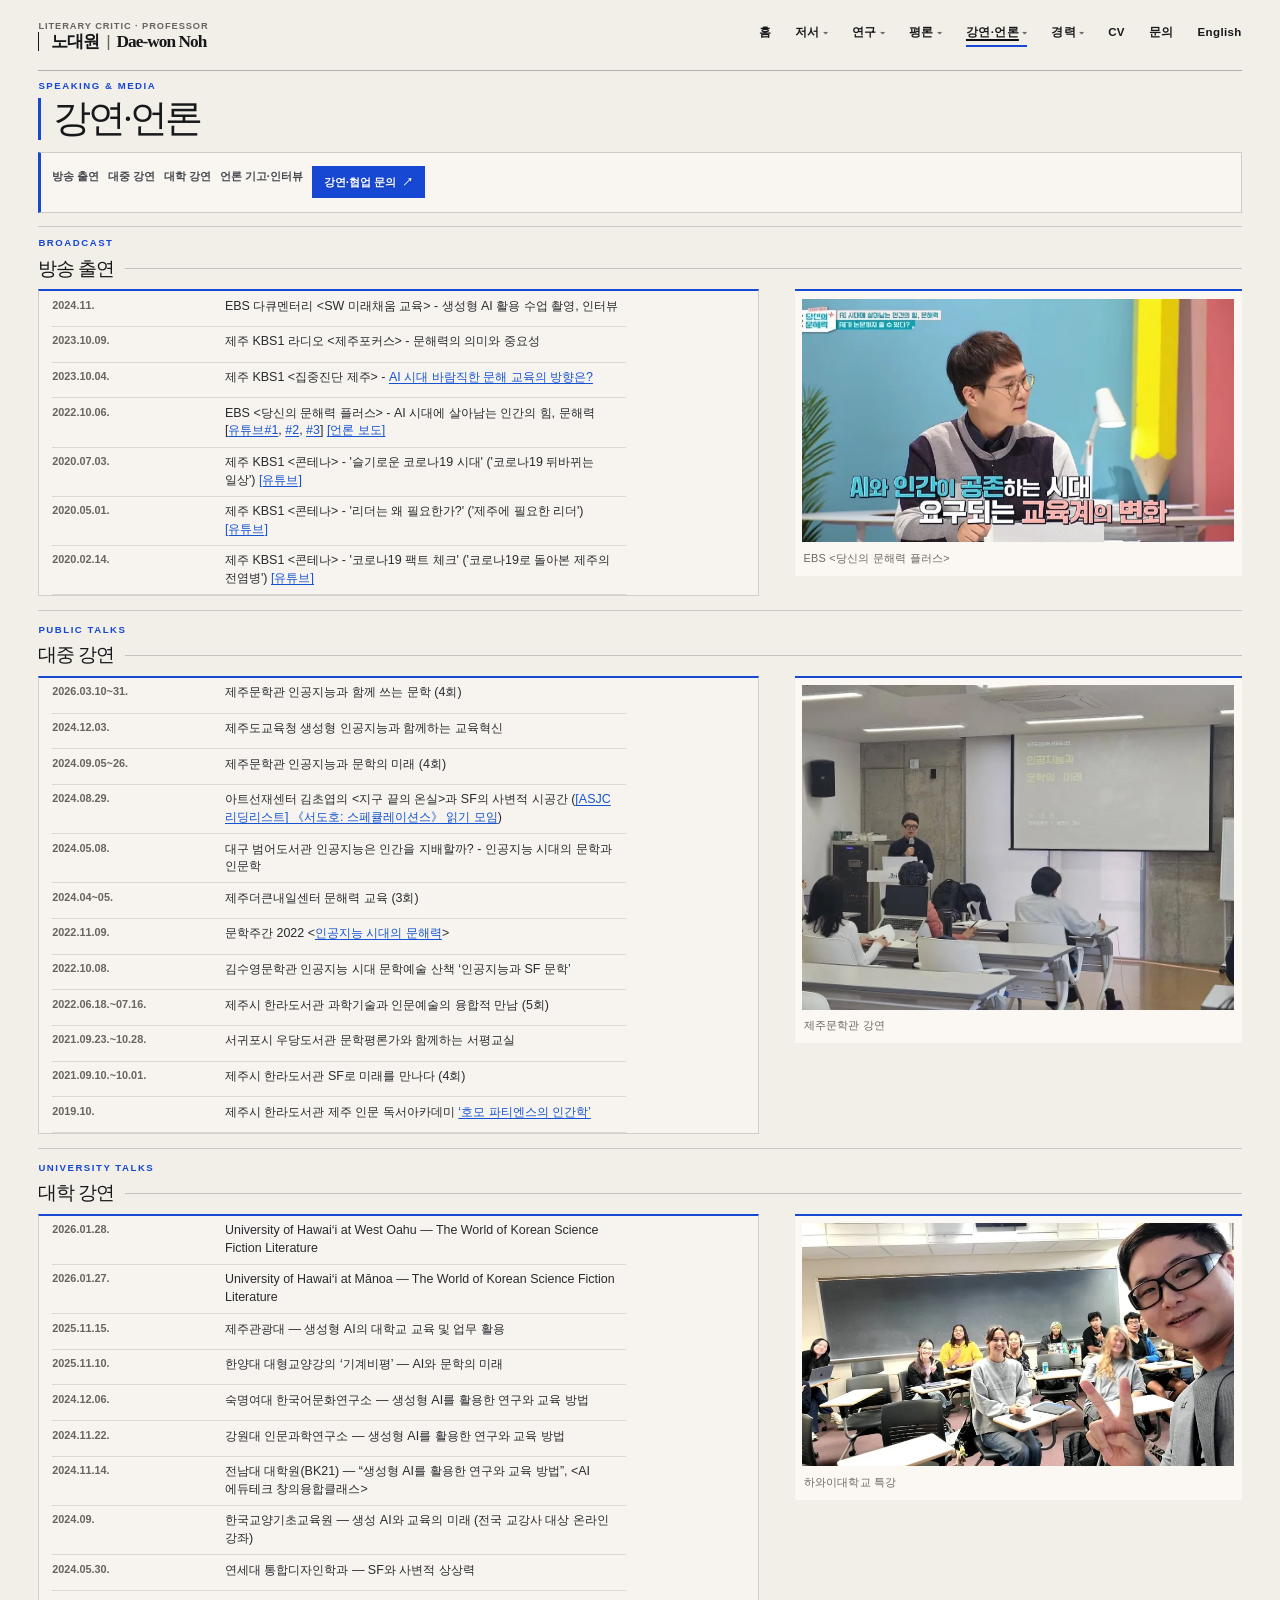
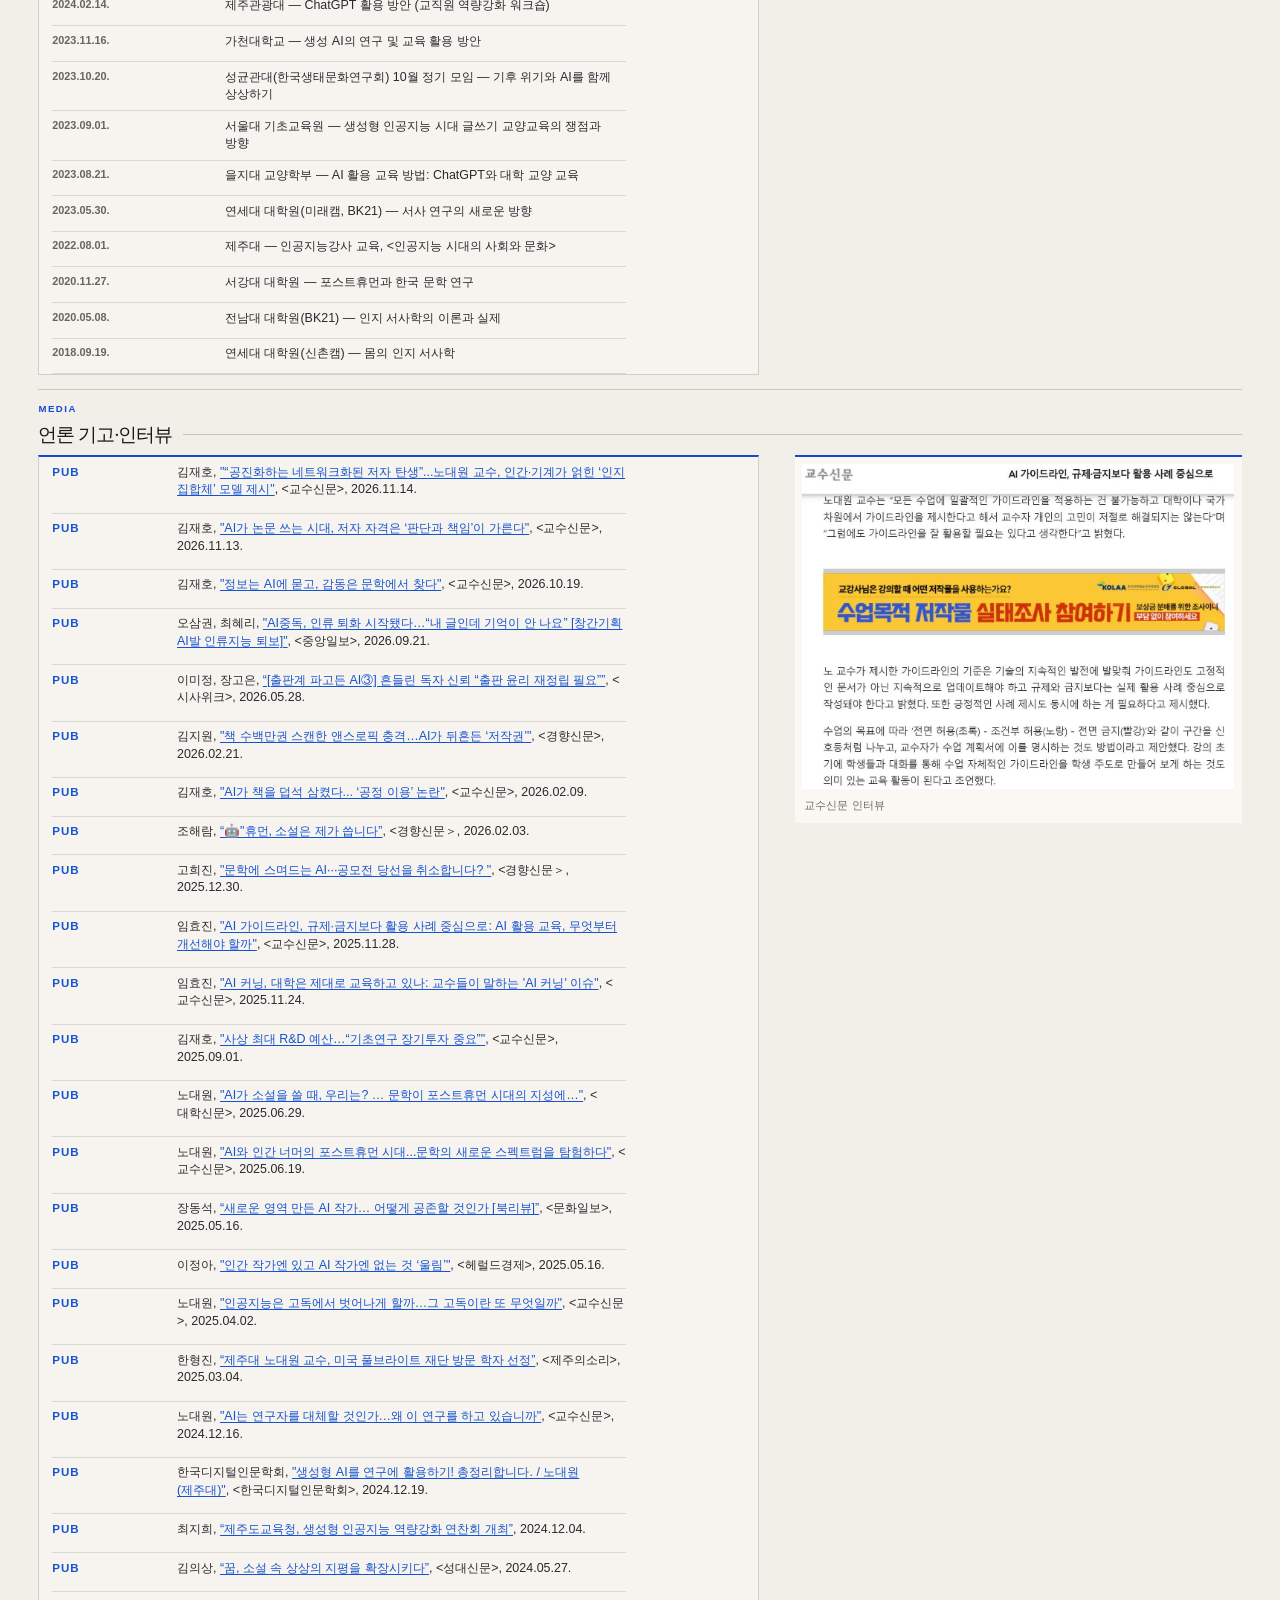
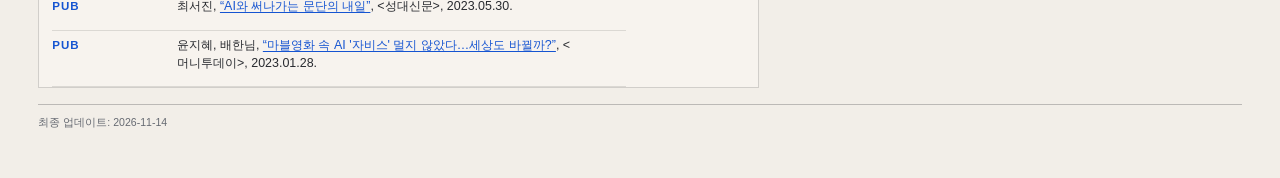
<file: speaking-media.html>
<!doctype html><html lang="ko"><head><meta charset="utf-8"><meta name="viewport" content="width=device-width, initial-scale=1"><meta name="description" content="노대원의 대학 강연, 대중 강연, 언론 기고 및 인터뷰, 방송 출연"><meta property="og:title" content="강연·언론 | 노대원"><meta property="og:description" content="노대원의 대학 강연, 대중 강연, 언론 기고 및 인터뷰, 방송 출연"><meta property="og:image" content="https://daewonnoh.github.io/assets/og-lacma.jpg"><meta property="og:image:width" content="1200"><meta property="og:image:height" content="630"><meta name="twitter:card" content="summary_large_image"><meta property="og:url" content="https://daewonnoh.github.io/speaking-media.html"><meta property="og:type" content="website"><title>강연·언론 | 노대원</title>
  <link rel="icon" type="image/svg+xml" href="assets/favicon.svg"><link rel="stylesheet" href="styles.css?v=20261021a">  <link rel="canonical" href="https://daewonnoh.github.io/speaking-media.html">
  <link rel="apple-touch-icon" href="assets/apple-touch-icon.png">
  <link rel="icon" type="image/png" sizes="32x32" href="assets/favicon-32.png">
  <meta name="theme-color" content="#F7F3EF">
</head><body><a class="skip-link" href="#main-content">본문으로 건너뛰기</a><header class="site-header"><a class="site-identity site-brand site-identity-stack" href="index.html"><span class="identity-role">Literary Critic · Professor</span><span class="identity-name"><span>노대원</span><span aria-hidden="true">|</span><span>Dae-won Noh</span></span></a><nav class="site-nav" aria-label="주 메뉴"><ul><li><a href="index.html">홈</a></li><li class="has-submenu"><a href="books.html">저서<span class="nav-caret" aria-hidden="true">▾</span></a><ul class="nav-dropdown"><li><a href="books.html#books">단행본</a></li><li><a href="books.html#contributions">공동 저서</a></li></ul></li><li class="has-submenu"><a href="research.html">연구<span class="nav-caret" aria-hidden="true">▾</span></a><ul class="nav-dropdown"><li><a href="research.html#papers">논문·이슈페이퍼·리포트</a></li><li><a href="research.html#projects">연구 프로젝트</a></li><li><a href="research.html#academic">학술발표·토론</a></li></ul></li><li class="has-submenu"><a href="criticism.html">평론<span class="nav-caret" aria-hidden="true">▾</span></a><ul class="nav-dropdown"><li><a href="criticism.html#criticism">문학평론</a></li><li><a href="criticism.html#shortreviews">촌평(리뷰)</a></li><li><a href="criticism.html#series">연재 평론</a></li><li><a href="criticism.html#afterwords">소설집 해설</a></li><li><a href="criticism.html#reviews">서평</a></li></ul></li><li class="has-submenu"><a href="speaking-media.html" aria-current="page">강연·언론<span class="nav-caret" aria-hidden="true">▾</span></a><ul class="nav-dropdown"><li><a href="speaking-media.html#broadcast">방송 출연</a></li><li><a href="speaking-media.html#public">대중 강연</a></li><li><a href="speaking-media.html#university">대학 강연</a></li><li><a href="speaking-media.html#media">언론 기고·인터뷰</a></li></ul></li><li class="has-submenu"><a href="about.html">경력<span class="nav-caret" aria-hidden="true">▾</span></a><ul class="nav-dropdown"><li><a href="about.html#career">학력·경력·수상</a></li><li><a href="about.html#teaching">교육 경력</a></li><li><a href="about.html#service">학술 · 사회 봉사</a></li></ul></li><li><a href="cv.html">CV</a></li><li><a href="contact.html">문의</a></li><li><a href="en.html">English</a></li></ul></nav></header><main id="main-content"><p class="eyebrow">Speaking & Media</p><h1>강연·언론</h1><nav class="page-subnav" aria-label="강연·언론 하위 메뉴"><ul><li><a href="#broadcast">방송 출연</a></li><li><a href="#public">대중 강연</a></li><li><a href="#university">대학 강연</a></li><li><a href="#media">언론 기고·인터뷰</a></li><li><a class="nav-contact-link" href="contact.html">강연·협업 문의 <span aria-hidden="true">↗</span></a></li></ul></nav><section id="broadcast"><p class="eyebrow">Broadcast</p><h2>방송 출연</h2><div class="broadcast-layout"><ul class="record-list"><li class="record"><p class="record-date">2024.11.</p><div class="record-body"><p class="record-title">EBS 다큐멘터리 &lt;SW 미래채움 교육&gt; - 생성형 AI 활용 수업 촬영, 인터뷰</p></div></li><li class="record"><p class="record-date">2023.10.09.</p><div class="record-body"><p class="record-title">제주 KBS1 라디오 &lt;제주포커스&gt; - 문해력의 의미와 중요성</p></div></li><li class="record"><p class="record-date">2023.10.04.</p><div class="record-body"><p class="record-title">제주 KBS1 &lt;집중진단 제주&gt; - <a href="https://vod.kbs.co.kr/index.html?source=episode&amp;sname=vod&amp;stype=vod&amp;program_code=T2018-0741&amp;program_id=PS-2023161731-01-000&amp;broadcast_complete_yn=&amp;local_station_code=90&amp;section_code=05&amp;utm_source=kakaotalk&amp;utm_source=kakaotalk" target="_blank" rel="noopener noreferrer">AI 시대 바람직한 문해 교육의 방향은?</a></p></div></li><li class="record"><p class="record-date">2022.10.06.</p><div class="record-body"><p class="record-title">EBS &lt;당신의 문해력 플러스&gt; - AI 시대에 살아남는 인간의 힘, 문해력 [<a href="https://www.youtube.com/watch?v=IYx3572qftE&amp;t=266s" target="_blank" rel="noopener noreferrer">유튜브#1</a>, <a href="https://www.youtube.com/watch?v=xKek0yKPz4M&amp;list=PLpuzWnAKjQgC32B2zW7fI5_zBo5C8iyk6&amp;index=2" target="_blank" rel="noopener noreferrer">#2</a>, <a href="https://www.youtube.com/watch?v=m_8yv5Zq9JY&amp;t=4s" target="_blank" rel="noopener noreferrer">#3</a>] <a href="https://v.daum.net/v/20221005132137231" target="_blank" rel="noopener noreferrer">[언론 보도]</a></p></div></li><li class="record"><p class="record-date">2020.07.03.</p><div class="record-body"><p class="record-title">제주 KBS1 &lt;콘테나&gt; - &#39;슬기로운 코로나19 시대&#39; (&#39;코로나19 뒤바뀌는 일상&#39;) <a href="https://www.youtube.com/watch?v=kYJ_85R4-uA" target="_blank" rel="noopener noreferrer">[유튜브]</a></p></div></li><li class="record"><p class="record-date">2020.05.01.</p><div class="record-body"><p class="record-title">제주 KBS1 &lt;콘테나&gt; - &#39;리더는 왜 필요한가?&#39; (&#39;제주에 필요한 리더&#39;) <a href="https://www.youtube.com/watch?v=G_T7V-4eC1c" target="_blank" rel="noopener noreferrer">[유튜브]</a></p></div></li><li class="record"><p class="record-date">2020.02.14.</p><div class="record-body"><p class="record-title">제주 KBS1 &lt;콘테나&gt; - &#39;코로나19 팩트 체크&#39; (&#39;코로나19로 돌아본 제주의 전염병&#39;) <a href="https://www.youtube.com/watch?v=n7S_ue_W2EA" target="_blank" rel="noopener noreferrer">[유튜브]</a></p></div></li></ul><figure class="broadcast-feature"><picture><source srcset="assets/broadcast-feature.webp" type="image/webp"><img src="assets/broadcast-feature.jpg" alt="EBS 방송 출연 장면" loading="lazy" decoding="async" width="736" height="448"></picture><figcaption>EBS &lt;당신의 문해력 플러스&gt;</figcaption></figure></div></section><section id="public"><p class="eyebrow">Public Talks</p><h2>대중 강연</h2><div class="public-layout"><ul class="record-list"><li class="record"><p class="record-date">2026.03.10~31.</p><div class="record-body"><p class="record-title">제주문학관 인공지능과 함께 쓰는 문학 (4회)</p></div></li><li class="record"><p class="record-date">2024.12.03.</p><div class="record-body"><p class="record-title">제주도교육청 생성형 인공지능과 함께하는 교육혁신</p></div></li><li class="record"><p class="record-date">2024.09.05~26.</p><div class="record-body"><p class="record-title">제주문학관 인공지능과 문학의 미래 (4회)</p></div></li><li class="record"><p class="record-date">2024.08.29.</p><div class="record-body"><p class="record-title">아트선재센터 김초엽의 &lt;지구 끝의 온실&gt;과 SF의 사변적 시공간 (<a href="https://artsonje.org/public_program/asjc-%EB%A6%AC%EB%94%A9%EB%A6%AC%EC%8A%A4%ED%8A%B8-%E3%80%8A%EC%84%9C%EB%8F%84%ED%98%B8%EC%8A%A4%ED%8E%99%ED%81%98%EB%A0%88%EC%9D%B4%EC%85%98%EC%8A%A4%E3%80%8B-%EC%9D%BD%EA%B8%B0-%EB%AA%A8%EC%9E%84/" target="_blank" rel="noopener noreferrer">[ASJC 리딩리스트] 《서도호: 스페큘레이션스》 읽기 모임</a>)</p></div></li><li class="record"><p class="record-date">2024.05.08.</p><div class="record-body"><p class="record-title">대구 범어도서관 인공지능은 인간을 지배할까? - 인공지능 시대의 문학과 인문학</p></div></li><li class="record"><p class="record-date">2024.04~05.</p><div class="record-body"><p class="record-title">제주더큰내일센터 문해력 교육 (3회)</p></div></li><li class="record"><p class="record-date">2022.11.09.</p><div class="record-body"><p class="record-title">문학주간 2022 &lt;<a href="https://blog.naver.com/arkomunhak/222915980063" target="_blank" rel="noopener noreferrer">인공지능 시대의 문해력</a>&gt;</p></div></li><li class="record"><p class="record-date">2022.10.08.</p><div class="record-body"><p class="record-title">김수영문학관 인공지능 시대 문학예술 산책 ‘인공지능과 SF 문학’</p></div></li><li class="record"><p class="record-date">2022.06.18.~07.16.</p><div class="record-body"><p class="record-title">제주시 한라도서관 과학기술과 인문예술의 융합적 만남 (5회)</p></div></li><li class="record"><p class="record-date">2021.09.23.~10.28.</p><div class="record-body"><p class="record-title">서귀포시 우당도서관 문학평론가와 함께하는 서평교실</p></div></li><li class="record"><p class="record-date">2021.09.10.~10.01.</p><div class="record-body"><p class="record-title">제주시 한라도서관 SF로 미래를 만나다 (4회)</p></div></li><li class="record"><p class="record-date">2019.10.</p><div class="record-body"><p class="record-title">제주시 한라도서관 제주 인문 독서아카데미 <a href="https://www.100news.kr/4713" target="_blank" rel="noopener noreferrer">‘호모 파티엔스의 인간학’</a></p></div></li></ul><figure class="public-feature"><picture><source srcset="assets/public-feature.webp" type="image/webp"><img src="assets/public-feature.jpg" alt="제주문학관 강연" loading="lazy" decoding="async" width="1000" height="750"></picture><figcaption>제주문학관 강연</figcaption></figure></div></section>
<section id="university"><p class="eyebrow">University Talks</p><h2>대학 강연</h2><div class="university-layout"><ul class="record-list"><li class="record"><p class="record-date">2026.01.28.</p><div class="record-body"><p class="record-title">University of Hawai‘i at West Oahu — The World of Korean Science Fiction Literature</p></div></li><li class="record"><p class="record-date">2026.01.27.</p><div class="record-body"><p class="record-title">University of Hawai‘i at Mānoa — The World of Korean Science Fiction Literature</p></div></li><li class="record"><p class="record-date">2025.11.15.</p><div class="record-body"><p class="record-title">제주관광대 — 생성형 AI의 대학교 교육 및 업무 활용</p></div></li><li class="record"><p class="record-date">2025.11.10.</p><div class="record-body"><p class="record-title">한양대 대형교양강의 ‘기계비평’ — AI와 문학의 미래</p></div></li><li class="record"><p class="record-date">2024.12.06.</p><div class="record-body"><p class="record-title">숙명여대 한국어문화연구소 — 생성형 AI를 활용한 연구와 교육 방법</p></div></li><li class="record"><p class="record-date">2024.11.22.</p><div class="record-body"><p class="record-title">강원대 인문과학연구소 — 생성형 AI를 활용한 연구와 교육 방법</p></div></li><li class="record"><p class="record-date">2024.11.14.</p><div class="record-body"><p class="record-title">전남대 대학원(BK21) — “생성형 AI를 활용한 연구와 교육 방법”, &lt;AI 에듀테크 창의융합클래스&gt;</p></div></li><li class="record"><p class="record-date">2024.09.</p><div class="record-body"><p class="record-title">한국교양기초교육원 — 생성 AI와 교육의 미래 (전국 교강사 대상 온라인 강좌)</p></div></li><li class="record"><p class="record-date">2024.05.30.</p><div class="record-body"><p class="record-title">연세대 통합디자인학과 — SF와 사변적 상상력</p></div></li><li class="record"><p class="record-date">2024.02.14.</p><div class="record-body"><p class="record-title">제주관광대 — ChatGPT 활용 방안 (교직원 역량강화 워크숍)</p></div></li><li class="record"><p class="record-date">2023.11.16.</p><div class="record-body"><p class="record-title">가천대학교 — 생성 AI의 연구 및 교육 활용 방안</p></div></li><li class="record"><p class="record-date">2023.10.20.</p><div class="record-body"><p class="record-title">성균관대(한국생태문화연구회) 10월 정기 모임 — 기후 위기와 AI를 함께 상상하기</p></div></li><li class="record"><p class="record-date">2023.09.01.</p><div class="record-body"><p class="record-title">서울대 기초교육원 — 생성형 인공지능 시대 글쓰기 교양교육의 쟁점과 방향</p></div></li><li class="record"><p class="record-date">2023.08.21.</p><div class="record-body"><p class="record-title">을지대 교양학부 — AI 활용 교육 방법: ChatGPT와 대학 교양 교육</p></div></li><li class="record"><p class="record-date">2023.05.30.</p><div class="record-body"><p class="record-title">연세대 대학원(미래캠, BK21) — 서사 연구의 새로운 방향</p></div></li><li class="record"><p class="record-date">2022.08.01.</p><div class="record-body"><p class="record-title">제주대 — 인공지능강사 교육, &lt;인공지능 시대의 사회와 문화&gt;</p></div></li><li class="record"><p class="record-date">2020.11.27.</p><div class="record-body"><p class="record-title">서강대 대학원 — 포스트휴먼과 한국 문학 연구</p></div></li><li class="record"><p class="record-date">2020.05.08.</p><div class="record-body"><p class="record-title">전남대 대학원(BK21) — 인지 서사학의 이론과 실제</p></div></li><li class="record"><p class="record-date">2018.09.19.</p><div class="record-body"><p class="record-title">연세대 대학원(신촌캠) — 몸의 인지 서사학</p></div></li></ul><figure class="university-feature"><picture><source srcset="assets/university-feature.webp" type="image/webp"><img src="assets/university-feature.jpg" alt="하와이대학교 특강" loading="lazy" decoding="async" width="860" height="500"></picture><figcaption>하와이대학교 특강</figcaption></figure></div></section>
<section id="media"><p class="eyebrow">Media</p><h2>언론 기고·인터뷰</h2><div class="media-layout"><ul class="publication-list"><li class="publication-item"><div class="publication-body"><p class="publication-title">김재호, <a href="https://www.kyosu.net/news/articleView.html?idxno=212493" target="_blank" rel="noopener noreferrer">&quot;“공진화하는 네트워크화된 저자 탄생”...노대원 교수, 인간·기계가 얽힌 ‘인지 집합체’ 모델 제시&quot;</a>, &lt;교수신문&gt;, 2026.11.14.</p></div></li><li class="publication-item"><div class="publication-body"><p class="publication-title">김재호, <a href="https://www.kyosu.net/news/articleView.html?idxno=212465" target="_blank" rel="noopener noreferrer">&quot;AI가 논문 쓰는 시대, 저자 자격은 ‘판단과 책임’이 가른다&quot;</a>, &lt;교수신문&gt;, 2026.11.13.</p></div></li><li class="publication-item"><div class="publication-body"><p class="publication-title">김재호, <a href="https://www.kyosu.net/news/articleView.html?idxno=211336" target="_blank" rel="noopener noreferrer">&quot;정보는 AI에 묻고, 감동은 문학에서 찾다&quot;</a>, &lt;교수신문&gt;, 2026.10.19.</p></div></li><li class="publication-item"><div class="publication-body"><p class="publication-title">오삼권, 최혜리, <a href="https://www.joongang.co.kr/article/25463506" target="_blank" rel="noopener noreferrer">&quot;AI중독, 인류 퇴화 시작됐다…“내 글인데 기억이 안 나요” [창간기획 AI발 인류지능 퇴보]&quot;</a>, &lt;중앙일보&gt;, 2026.09.21.</p></div></li><li class="publication-item"><div class="publication-body"><p class="publication-title">이미정, 장고은, <a href="https://www.sisaweek.com/news/articleView.html?idxno=235765" target="_blank" rel="noopener noreferrer">“[출판계 파고든 AI③] 흔들린 독자 신뢰 “출판 윤리 재정립 필요””</a>, &lt;시사위크&gt;, 2026.05.28.</p></div></li><li class="publication-item"><div class="publication-body"><p class="publication-title">김지원, <a href="https://www.khan.co.kr/article/202602210900001" target="_blank" rel="noopener noreferrer">&quot;책 수백만권 스캔한 앤스로픽 충격…AI가 뒤흔든 ‘저작권’&quot;</a>, &lt;경향신문&gt;, 2026.02.21.</p></div></li><li class="publication-item"><div class="publication-body"><p class="publication-title">김재호, <a href="https://www.kyosu.net/news/articleView.html?idxno=157302" target="_blank" rel="noopener noreferrer">&quot;AI가 책을 덥석 삼켰다... ‘공정 이용’ 논란&quot;</a>, &lt;교수신문&gt;, 2026.02.09.</p></div></li><li class="publication-item"><div class="publication-body"><p class="publication-title">조해람, <a href="https://www.khan.co.kr/newsletter/cube/article/202602030701151" target="_blank" rel="noopener noreferrer">“🤖&quot;휴먼, 소설은 제가 씁니다”</a>, &lt;경향신문＞, 2026.02.03.</p></div></li><li class="publication-item"><div class="publication-body"><p class="publication-title">고희진, <a href="https://www.khan.co.kr/article/202512300600051/?utm_source=article&amp;utm_medium=newsletter&amp;utm_campaign=khan#ENT" target="_blank" rel="noopener noreferrer">&quot;문학에 스며드는 AI&#183;&#183;&#183;공모전 당선을 취소합니다? &quot;</a>, &lt;경향신문＞, 2025.12.30.</p></div></li><li class="publication-item"><div class="publication-body"><p class="publication-title">임효진, <a href="https://www.kyosu.net/news/articleView.html?idxno=149947" target="_blank" rel="noopener noreferrer">&quot;AI 가이드라인, 규제&#183;금지보다 활용 사례 중심으로: AI 활용 교육, 무엇부터 개선해야 할까&quot;</a>, &lt;교수신문&gt;, 2025.11.28.</p></div></li><li class="publication-item"><div class="publication-body"><p class="publication-title">임효진, <a href="https://www.kyosu.net/news/articleView.html?idxno=149944" target="_blank" rel="noopener noreferrer">&quot;AI 커닝, 대학은 제대로 교육하고 있나: 교수들이 말하는 &#39;AI 커닝&#39; 이슈&quot;</a>, &lt;교수신문&gt;, 2025.11.24.</p></div></li><li class="publication-item"><div class="publication-body"><p class="publication-title">김재호, <a href="https://www.kyosu.net/news/articleView.html?idxno=142463" target="_blank" rel="noopener noreferrer">&quot;사상 최대 R&amp;D 예산…“기초연구 장기투자 중요”&quot;</a>, &lt;교수신문&gt;, 2025.09.01.</p></div></li><li class="publication-item"><div class="publication-body"><p class="publication-title">노대원, <a href="https://unipress.co.kr/news/articleView.html?idxno=12712" target="_blank" rel="noopener noreferrer">&quot;AI가 소설을 쓸 때, 우리는? … 문학이 포스트휴먼 시대의 지성에…&quot;</a>, &lt;대학신문&gt;, 2025.06.29.</p></div></li><li class="publication-item"><div class="publication-body"><p class="publication-title">노대원, <a href="https://www.kyosu.net/news/articleView.html?idxno=137350" target="_blank" rel="noopener noreferrer">&quot;AI와 인간 너머의 포스트휴먼 시대...문학의 새로운 스펙트럼을 탐험하다&quot;</a>, &lt;교수신문&gt;, 2025.06.19.</p></div></li><li class="publication-item"><div class="publication-body"><p class="publication-title">장동석, <a href="https://www.munhwa.com/article/11505910" target="_blank" rel="noopener noreferrer">“새로운 영역 만든 AI 작가… 어떻게 공존할 것인가&#160;[북리뷰]”</a>, &lt;문화일보&gt;, 2025.05.16.</p></div></li><li class="publication-item"><div class="publication-body"><p class="publication-title">이정아, <a href="https://biz.heraldcorp.com/article/10488913" target="_blank" rel="noopener noreferrer">&quot;인간 작가엔 있고 AI 작가엔 없는 것 ‘울림’&quot;</a>, &lt;헤럴드경제&gt;, 2025.05.16.</p></div></li><li class="publication-item"><div class="publication-body"><p class="publication-title">노대원, <a href="https://www.kyosu.net/news/articleView.html?idxno=132618" target="_blank" rel="noopener noreferrer">&quot;인공지능은 고독에서 벗어나게 할까…그 고독이란 또 무엇일까&quot;</a>, &lt;교수신문&gt;, 2025.04.02.</p></div></li><li class="publication-item"><div class="publication-body"><p class="publication-title">한형진, <a href="https://www.jejusori.net/news/articleView.html?idxno=434478" target="_blank" rel="noopener noreferrer">“제주대 노대원 교수, 미국 풀브라이트 재단 방문 학자 선정”</a>, &lt;제주의소리&gt;, 2025.03.04.</p></div></li><li class="publication-item"><div class="publication-body"><p class="publication-title">노대원, <a href="https://www.kyosu.net/news/articleView.html?idxno=128216" target="_blank" rel="noopener noreferrer">&quot;AI는 연구자를 대체할 것인가…왜 이 연구를 하고 있습니까&quot;</a>, &lt;교수신문&gt;, 2024.12.16.</p></div></li><li class="publication-item"><div class="publication-body"><p class="publication-title">한국디지털인문학회, <a href="https://www.kadh.org/%EC%83%9D%EC%84%B1%ED%98%95-ai%EB%A5%BC-%EC%97%B0%EA%B5%AC%EC%97%90-%ED%99%9C%EC%9A%A9%ED%95%98%EA%B8%B0-%EC%B4%9D%EC%A0%95%EB%A6%AC%ED%95%A9%EB%8B%88%EB%8B%A4-%EB%85%B8%EB%8C%80%EC%9B%90/" target="_blank" rel="noopener noreferrer">&quot;생성형 AI를 연구에 활용하기! 총정리합니다. / 노대원(제주대)&quot;</a>, &lt;한국디지털인문학회&gt;, 2024.12.19.</p></div></li><li class="publication-item"><div class="publication-body"><p class="publication-title">최지희, <a href="https://www.jejudomin.co.kr/news/articleView.html?idxno=306860" target="_blank" rel="noopener noreferrer">“제주도교육청, 생성형 인공지능 역량강화 연찬회 개최”</a>, 2024.12.04.</p></div></li><li class="publication-item"><div class="publication-body"><p class="publication-title">김의상, <a href="https://www.skkuw.com/news/articleView.html?idxno=31075" target="_blank" rel="noopener noreferrer">“꿈, 소설 속 상상의 지평을 확장시키다”</a>, &lt;성대신문&gt;, 2024.05.27.</p></div></li><li class="publication-item"><div class="publication-body"><p class="publication-title">최서진, <a href="https://www.skkuw.com/news/articleView.html?idxno=30180" target="_blank" rel="noopener noreferrer">“AI와 써나가는 문단의 내일”</a>, &lt;성대신문&gt;, 2023.05.30.</p></div></li><li class="publication-item"><div class="publication-body"><p class="publication-title">윤지혜,&#160;배한님, <a href="https://www.mt.co.kr/tech/2023/01/28/2023012617552455686" target="_blank" rel="noopener noreferrer">“마블영화 속 AI &#39;자비스&#39; 멀지 않았다…세상도 바뀔까?”</a>, &lt;머니투데이&gt;, 2023.01.28.</p></div></li></ul><figure class="media-feature"><picture><source srcset="assets/media-feature.webp" type="image/webp"><img src="assets/media-feature.jpg" alt="교수신문 인터뷰" loading="lazy" decoding="async" width="1161" height="883"></picture><figcaption>교수신문 인터뷰</figcaption></figure></div></section>
</main><footer class="site-footer">최종 업데이트: 2026-11-14</footer>  <script src="assets/site-nav.js" defer></script>
</body></html>
</file>
<file: styles.css>
:root {
  color-scheme: light;
  --paper: #F7F3EF;
  --surface: #FFFCF8;
  --ink: #111111;
  --cv-navy: #1F3A5F;
  --cv-blue: #2B5C8A;
  --cv-link: #4F81BD;
  --cv-muted: #6B7280;
  --accent-electric: #1554D1;
  --rule: #1F3A5F;
  --rule-soft: #C9D0D8;
  --space-1: 0.5rem;
  --space-2: 0.875rem;
  --space-3: 1.5rem;
  --space-4: 2.5rem;
  --space-5: 4.5rem;
  --radius: 0.2rem;
  --content-width: 72rem;
  font-family: "Noto Serif KR", "Noto Serif", Georgia, serif;
  line-height: 1.72;}
* { box-sizing: border-box; }
html { background: var(--paper); }
body {
  max-width: var(--content-width);
  min-height: 100vh;
  margin: 0 auto;
  padding: var(--space-4) var(--space-3) var(--space-5);
  overflow-x: hidden;
  color: var(--ink);
  background: var(--paper);
  font-family: "Noto Serif KR", "Noto Serif", Georgia, serif;
  font-size: 1rem;
  /* 한국어는 어절 단위로만 줄을 바꾼다. keep-all 이 없으면 "20세/기",
     "기/술공생"처럼 낱말 한가운데가 끊긴다. 어절 하나가 줄보다 길 때만
     break-word 로 예외 처리한다(긴 URL 등). */
  word-break: keep-all;
  overflow-wrap: break-word;}
img,
svg,
video { max-width: 100%; height: auto; }
/* <picture> 는 webp 협상용 껍데기일 뿐이므로 레이아웃 상자를 만들지
   않는다. 이렇게 두어야 .book-cover img { height: 100% } 처럼 부모
   높이를 기준으로 쓰는 기존 규칙이 그대로 동작한다.
   (.hero-tile picture 는 자기 규칙으로 display: block 을 유지한다) */
picture { display: contents; }
main { min-width: 0; }
header,
.site-header {
  margin-bottom: var(--space-4);
  padding-bottom: var(--space-3);
  border-bottom: 1px solid var(--rule);}
.site-identity,
header > p:first-child {
  margin: 0;
  color: var(--cv-navy);
  font-size: clamp(1.5rem, 3vw, 2.35rem);
  font-weight: 700;
  letter-spacing: -0.035em;
  line-height: 1.15;}
.eyebrow {
  margin: 0 0 var(--space-1);
  color: var(--accent-electric);
  font-size: 0.78rem;
  font-weight: 700;
  letter-spacing: 0.11em;
  text-transform: uppercase;}
.site-nav,
nav ul {
  display: flex;
  flex-wrap: wrap;
  gap: 0.45rem 1rem;
  margin: var(--space-2) 0 0;
  padding: 0;
  list-style: none;}
.site-nav a,
nav a {
  display: inline-block;
  padding: 0.15rem 0;
  color: var(--cv-navy);
  font-size: 0.94rem;
  font-weight: 700;
  line-height: 1.35;
  text-decoration-color: var(--accent-electric);
  text-decoration-thickness: 1px;
  text-underline-offset: 0.24em;}
.site-nav a:hover,
nav a:hover { color: var(--accent-electric); }
.site-nav a[aria-current="page"],
nav a[aria-current="page"] {
  color: var(--ink);
  text-decoration-line: underline;
  text-decoration-color: var(--ink);
  text-decoration-thickness: 2px;}
a {
  color: var(--accent-electric);
  text-decoration-color: currentColor;
  text-decoration-thickness: 1px;
  text-underline-offset: 0.18em;}
a:hover { color: var(--cv-blue); }
a:focus-visible,
button:focus-visible,
[tabindex]:focus-visible {
  outline: 3px solid var(--accent-electric);
  outline-offset: 3px;
  border-radius: var(--radius);}
article,
section { margin: var(--space-4) 0; }
section > :first-child,
article > :first-child { margin-top: 0; }
h1,
h2,
h3 {
  color: var(--cv-navy);
  font-weight: 700;
  letter-spacing: -0.025em;
  line-height: 1.2;}
h1 {
  max-width: 20ch;
  margin: 0 0 var(--space-2);
  font-size: clamp(2.15rem, 6vw, 4rem);}
h2 {
  margin: 0 0 var(--space-3);
  padding-top: var(--space-1);
  border-top: 1px solid var(--rule);
  font-size: clamp(1.35rem, 3vw, 2rem);}
h3 {
  margin: 0;
  font-size: 1.1rem;}
p,
li { max-width: 75ch; }
p { margin: 0 0 var(--space-2); }
ul,
ol { padding-left: 1.25rem; }
li { margin: 0.4rem 0; }
.lead,
.lead p {
  max-width: 57ch;
  color: var(--cv-navy);
  font-size: clamp(1.12rem, 2.2vw, 1.4rem);
  line-height: 1.65;}
.lead { margin: 0 0 var(--space-4); }
.meta,
.record-meta,
.publication-meta {
  color: var(--cv-muted);
  font-size: 0.91rem;
  line-height: 1.55;}
.label {
  display: inline-block;
  margin-right: 0.4rem;
  padding: 0.05rem 0.4rem;
  border: 1px solid var(--cv-blue);
  color: var(--cv-blue);
  font-size: 0.76rem;
  font-weight: 700;
  letter-spacing: 0.04em;
  line-height: 1.35;}
.page-subnav {
  margin: var(--space-3) 0 var(--space-4);
  padding: var(--space-2) var(--space-3);
  border-top: 1px solid var(--rule);
  border-bottom: 1px solid var(--rule);
  background: color-mix(in srgb, var(--surface) 80%, transparent);}
.page-subnav ul {
  display: flex;
  flex-wrap: wrap;
  gap: 0.35rem 1rem;
  margin: 0;
  padding: 0;
  list-style: none;}
.page-subnav a {
  color: var(--cv-blue);
  font-size: 0.92rem;
  font-weight: 700;}
.record-list,
.book-list,
.publication-list {
  margin: 0;
  padding: 0;
  border-top: 1px solid var(--rule);
  list-style: none;}
.record,
.book-item,
.publication-item {
  display: grid;
  grid-template-columns: minmax(6.5rem, 10rem) minmax(0, 1fr);
  gap: var(--space-2) var(--space-3);
  margin: 0;
  padding: var(--space-3) 0;
  border-bottom: 1px solid var(--rule-soft);}
.record-date {
  color: var(--cv-blue);
  font-size: 0.9rem;
  font-weight: 700;
  line-height: 1.5;}
.record-title,
.book-title,
.publication-title {
  color: var(--cv-navy);
  font-size: 1.06rem;
  font-weight: 700;
  line-height: 1.45;}
.record-title,
.book-title,
.publication-title,
.record a,
.book-item a,
.publication-item a,
.talk-card a {
  /* anywhere 는 한국어 제목을 낱말 중간에서 자른다. body 의 keep-all 을
     그대로 물려받고, 넘칠 때만 끊도록 break-word 로 둔다. */
  overflow-wrap: break-word;}
.record-body > :last-child,
.book-item > :last-child,
.publication-item > :last-child { margin-bottom: 0; }
.book-note {
  margin-top: 0.25rem;
  color: var(--cv-blue);
  font-size: 0.92rem;}
.book-item { grid-template-columns: minmax(5rem, 8rem) minmax(0, 1fr); }
.book-item::before {
  content: "BOOK";
  color: var(--accent-electric);
  font-size: 0.72rem;
  font-weight: 700;
  letter-spacing: 0.09em;}
.publication-item { grid-template-columns: minmax(4.5rem, 7rem) minmax(0, 1fr); }
.publication-item::before {
  content: "PUB";
  color: var(--accent-electric);
  font-size: 0.72rem;
  font-weight: 700;
  letter-spacing: 0.09em;}
.academic-layout {
  display: grid;
  grid-template-columns: minmax(0, 1fr) minmax(16rem, 0.36fr);
  gap: var(--space-3);
  align-items: start;}
.academic-photo {
  min-width: 0;
  margin: 0;
  padding: var(--space-2);
  border: 1px solid var(--rule-soft);
  border-top: 2px solid var(--cv-navy);
  border-radius: var(--radius);
  background: var(--surface);}
.academic-photo img {
  display: block;
  width: 100%;
  height: auto;}
.academic-photo figcaption {
  margin-top: var(--space-2);
  color: var(--cv-muted);
  font-size: 0.85rem;
  line-height: 1.45;}
.talk-grid {
  display: grid;
  grid-template-columns: repeat(2, minmax(0, 1fr));
  gap: var(--space-3);}
.talk-card {
  display: flex;
  flex-direction: column;
  gap: 0.45rem;
  min-width: 0;
  margin: 0;
  padding: var(--space-3);
  border: 1px solid var(--rule-soft);
  border-top: 2px solid var(--cv-navy);
  border-radius: var(--radius);
  background: var(--surface);}
.talk-card h3 { margin: 0.1rem 0 0.25rem; }
.talk-card p { margin: 0; }
.talk-card:hover { border-top-color: var(--accent-electric); }
blockquote {
  margin: var(--space-3) 0;
  padding: 0.25rem 0 0.25rem var(--space-3);
  border-left: 2px solid var(--accent-electric);
  color: var(--cv-navy);}
hr {
  height: 1px;
  margin: var(--space-4) 0;
  border: 0;
  background: var(--rule);}
footer {
  margin-top: var(--space-5);
  padding-top: var(--space-2);
  border-top: 1px solid var(--rule);
  color: var(--cv-muted);
  font-size: 0.88rem;}
@media (max-width: 720px) {
  body {
    padding: var(--space-3) var(--space-2) var(--space-4);
    font-size: 0.98rem;
  }
  header,
  .site-header { margin-bottom: var(--space-3); }
  .site-nav,
  nav ul { gap: 0.4rem 0.8rem; }
  .site-nav a,
  nav a { font-size: 0.9rem; }
  h1 { font-size: clamp(2rem, 11vw, 3rem); }
  h2 { margin-bottom: var(--space-2); }
  article,
  section { margin: var(--space-3) 0; }
  .page-subnav { padding: var(--space-2); }
  .record,
  .book-item,
  .publication-item {
    grid-template-columns: minmax(0, 1fr);
    gap: 0.35rem;
    padding: var(--space-2) 0;
  }
  .record-date { grid-column: 1; grid-row: auto; }
  .book-item::before,
  .publication-item::before { margin-bottom: 0.15rem; }
  .talk-grid { grid-template-columns: minmax(0, 1fr); gap: var(--space-2); }
  .academic-layout { grid-template-columns: 1fr; }
  .talk-card { padding: var(--space-2); }
}
@media print {
  body {
    max-width: none;
    padding: 0;
    background: #FFFFFF;
  }
  .site-nav,
  .page-subnav { display: none; }
  a { color: inherit; text-decoration: none; }
  .talk-card,
  .record,
  .book-item,
  .publication-item { break-inside: avoid; }
}
/* 2026 brand homepage system */
:root { --paper: #f5f1ed; --surface: #fffdfa; --ink: #0d0e11; --blue: #1648d4; --blue-dark: #0b2d88; --line: #17191d; --line-soft: #d8d0c8; --shadow: 0 20px 50px rgba(22, 72, 212, .12); }
html { background: var(--paper); scroll-behavior: smooth; }
body { max-width: none; padding: 0 clamp(1rem, 3vw, 3.5rem) 3rem; background: var(--paper); color: var(--ink); font-family: "Noto Sans KR", "Pretendard", Arial, sans-serif; }
.site-header { display: grid; grid-template-columns: auto 1fr auto; align-items: center; gap: 1.25rem; max-width: 90rem; margin: 0 auto; padding: 1.25rem 0 1rem; border-bottom: 1px solid var(--line); }
.site-brand,
.site-identity { display: inline-flex; align-items: baseline; gap: .75rem; color: var(--ink); font-size: clamp(1.2rem, 2.2vw, 1.65rem); font-weight: 800; letter-spacing: -.06em; text-decoration: none; white-space: nowrap; }
.site-brand span + span { padding-left: .75rem; border-left: 1px solid var(--line); font-size: .72em; letter-spacing: -.03em; }
.site-nav { justify-self: end; margin: 0; }
.site-nav ul { display: flex; flex-wrap: wrap; justify-content: flex-end; gap: .35rem clamp(.7rem, 2.2vw, 1.8rem); margin: 0; padding: 0; list-style: none; }
.site-nav a { color: var(--ink); font-size: .82rem; font-weight: 800; text-decoration: none; }
.site-nav a:hover,
.site-nav a[aria-current="page"] { color: var(--blue); }
.site-nav a[aria-current="page"]::after { display: block; width: 100%; height: 2px; margin-top: .25rem; background: var(--blue); content: ""; }
.skip-link { position: fixed; z-index: 20; top: .75rem; left: .75rem; padding: .55rem .8rem; transform: translateY(-150%); background: var(--blue); color: #fff; font-weight: 800; text-decoration: none; }
.skip-link:focus { transform: translateY(0); }
main { max-width: 90rem; margin: 0 auto; }
.hero { position: relative; display: grid; grid-template-columns: minmax(0, 5fr) minmax(20rem, 7fr); gap: clamp(2rem, 6vw, 6rem); align-items: center; min-height: min(44rem, calc(100vh - 7rem)); padding: clamp(3.5rem, 8vw, 7.5rem) 0 clamp(3rem, 6vw, 6rem); }
.hero-copy { position: relative; z-index: 1; }
.hero h1 { max-width: 14ch; margin: 0; color: var(--ink); font-family: "Noto Sans KR", "Pretendard", Arial, sans-serif; font-size: clamp(2.4rem, 6vw, 6.8rem); font-weight: 900; letter-spacing: -.095em; line-height: 1.03; }
.hero h1 em,
.home-contact h2 em { color: var(--blue); font-style: normal; }
.hero-role { margin: 1.4rem 0 .75rem; font-size: clamp(1rem, 1.8vw, 1.25rem); font-weight: 800; letter-spacing: -.04em; }
.hero-intro { max-width: 35rem; margin: 0; color: #4c5058; font-size: clamp(1rem, 1.6vw, 1.18rem); line-height: 1.75; }
.hero-keywords { display: flex; flex-wrap: wrap; gap: .45rem; margin: 1.5rem 0 1.8rem; }
.hero-keywords a { padding: .4rem .7rem; border: 1px solid var(--blue); border-radius: 999px; color: var(--blue-dark); font-size: .78rem; font-weight: 800; text-decoration: none; }
.hero-keywords a:hover { background: var(--blue); color: #fff; }
.hero-actions,
.contact-actions { display: flex; flex-wrap: wrap; align-items: center; gap: .75rem; }
.cta { display: inline-flex; align-items: center; justify-content: space-between; gap: 1rem; min-height: 2.8rem; padding: .65rem 1rem; border: 1px solid var(--ink); font-size: .84rem; font-weight: 800; text-decoration: none; }
.cta-primary { border-color: var(--blue); background: var(--blue); color: #fff; }
.cta-primary:hover { border-color: var(--blue-dark); background: var(--blue-dark); color: #fff; }
.cta-secondary { color: var(--ink); }
.cta-secondary:hover { background: var(--ink); color: #fff; }
.text-link { color: var(--blue-dark); font-size: .9rem; font-weight: 800; text-underline-offset: .3em; }
.book-card-year { color: var(--blue); font-size: .72rem; font-weight: 900; letter-spacing: .12em; text-transform: uppercase; }
section:not(.hero) { margin: clamp(4.5rem, 10vw, 9rem) 0; }
.section-heading { display: flex; align-items: end; justify-content: space-between; gap: 1rem; margin-bottom: 1.5rem; border-bottom: 1px solid var(--line); }
.section-heading h2 { margin: .2rem 0 .75rem; color: var(--ink); font-size: clamp(2rem, 4vw, 4rem); letter-spacing: -.08em; line-height: 1; }
.section-link { margin-bottom: .9rem; color: var(--blue-dark); font-size: .82rem; font-weight: 800; text-decoration: none; }
.section-link:hover { color: var(--blue); text-decoration: underline; text-underline-offset: .3em; }
.book-card-grid { display: grid; grid-template-columns: repeat(4, minmax(0, 1fr)); gap: 1rem; }
.book-card { position: relative; display: flex; flex-direction: column; min-height: 20rem; padding: 1.25rem; overflow: hidden; text-decoration: none; transition: transform .25s ease, box-shadow .25s ease; }
.book-card:hover { transform: translateY(-.35rem); box-shadow: var(--shadow); }
.book-card-title { margin-top: 2rem; font-size: clamp(1.35rem, 2.6vw, 2.2rem); font-weight: 900; letter-spacing: -.08em; line-height: 1.05; }
.book-card-meta { margin-top: auto; font-size: .82rem; font-weight: 700; }
.activity-list { margin: 0; padding: 0; border-top: 2px solid var(--ink); list-style: none; }
.activity-list li { display: grid; grid-template-columns: 8.5rem minmax(0, 1fr); gap: 1.5rem; align-items: baseline; padding: 1rem 0; border-bottom: 1px solid var(--line-soft); }
.activity-list time { color: var(--blue); font-size: .8rem; font-weight: 800; }
.activity-list a { display: flex; justify-content: space-between; gap: 1rem; color: var(--ink); font-size: 1.05rem; font-weight: 800; letter-spacing: -.03em; text-decoration: none; }
.activity-list a span { color: #666a72; font-size: .78rem; font-weight: 600; white-space: nowrap; }
.activity-list a:hover { color: var(--blue); }
.home-contact { display: grid; grid-template-columns: 1fr 1fr; gap: 2rem; padding: clamp(2rem, 5vw, 4rem); background: var(--ink); color: #fff; }
.home-contact h2 { margin: .25rem 0 0; color: #fff; border-top: 0; font-size: clamp(2.2rem, 5vw, 5rem); letter-spacing: -.09em; line-height: .98; }
.home-contact .eyebrow { color: #97b3ff; }
.home-contact p { max-width: 38rem; color: #c4c7ce; font-size: 1.05rem; line-height: 1.75; }
.home-contact .text-link { color: #b9cbff; }
.site-footer { max-width: 90rem; margin: 4rem auto 0; padding: 1.2rem 0 0; border-top: 1px solid var(--line); color: #666a72; font-size: .8rem; }
.site-footer a { color: inherit; }
@media (max-width: 980px) {
  .site-header { grid-template-columns: 1fr auto; }
  .site-nav { grid-column: 1 / -1; grid-row: 3; justify-self: start; }
  .hero { grid-template-columns: 1fr 1fr; gap: 1.5rem; }
  .hero h1 { font-size: clamp(2.4rem, 6vw, 4.6rem); }
  .book-card-grid { grid-template-columns: repeat(2, 1fr); }
}
@media (max-width: 640px) {
  body { padding: 0 1rem 2rem; }
  .site-header { gap: .75rem; padding-top: 1rem; }
  .site-brand { font-size: 1.2rem; }
  .site-nav ul { justify-content: flex-start; gap: .45rem .8rem; }
  .site-nav a { font-size: .76rem; }
  .hero { display: flex; flex-direction: column; align-items: stretch; min-height: 0; padding: 3.5rem 0 2.5rem; }
  .hero-copy { order: 1; }
  .hero h1 { max-width: 12ch; font-size: clamp(2.8rem, 14vw, 4.3rem); }
  .hero-actions .cta { flex: 1 1 auto; }
  .section-heading { align-items: start; flex-direction: column; gap: .3rem; }
  .section-heading h2 { margin-bottom: .5rem; }
  .section-link { margin-bottom: 1rem; }
  .book-card-grid { grid-template-columns: 1fr 1fr; }
  .book-card { min-height: 14rem; padding: .8rem; }
  .book-card-title { margin-top: 1.2rem; font-size: 1.35rem; }
  .activity-list li { grid-template-columns: 1fr; gap: .25rem; }
  .activity-list a { flex-direction: column; gap: .2rem; }
  .home-contact { grid-template-columns: 1fr; padding: 1.5rem; }
  .home-contact h2 { font-size: 3.2rem; }
}
@media (prefers-reduced-motion: reduce) {
  html { scroll-behavior: auto; }
  .book-card { transition: none; }
}
/* Editorial refinement v2 */
body { background: #f2eee8; color: #111216; }
.site-header { max-width: 84rem; grid-template-columns: auto 1fr auto; padding: 1rem 0 .9rem; border-color: rgba(17,18,22,.28); }
.site-brand,
.site-identity { font-size: 1.05rem; letter-spacing: -.045em; }
.site-brand span + span { font-size: .65em; }
.site-nav ul { gap: .25rem clamp(.8rem, 2vw, 1.5rem); }
.site-nav a { font-size: .72rem; letter-spacing: .03em; }
main { max-width: 84rem; }
.hero { min-height: 0; gap: clamp(2.5rem, 7vw, 8rem); padding: clamp(3.4rem, 8vw, 7.5rem) clamp(0rem, 2vw, 2.5rem) clamp(3rem, 6vw, 5rem); }
.hero-copy { padding-left: clamp(0rem, 1vw, 1rem); }
.hero .eyebrow { color: #626468; letter-spacing: .18em; font-size: .65rem; }
.hero h1 { max-width: 12ch; font-family: Georgia, "Noto Serif KR", serif; font-size: clamp(2.8rem, 6vw, 6.5rem); font-weight: 600; letter-spacing: -.095em; line-height: .98; }
.hero h1 em { color: #1648d4; }
.hero-role { margin-top: 1.8rem; font-size: .9rem; letter-spacing: .02em; }
.hero-intro { max-width: 31rem; color: #676461; font-size: .92rem; line-height: 1.85; }
.hero-keywords { gap: .35rem; margin: 1.25rem 0 1.6rem; }
.hero-keywords a { padding: .32rem .6rem; border-color: #b9b4ae; border-radius: 2px; color: #42454b; font-size: .69rem; letter-spacing: .02em; }
.hero-keywords a:hover { border-color: #1648d4; background: #1648d4; }
.cta { min-height: 2.55rem; padding: .6rem .85rem; font-size: .72rem; letter-spacing: .03em; }
section:not(.hero) { margin: clamp(4rem, 9vw, 8rem) 0; }
.section-heading { margin-bottom: 1.2rem; border-color: rgba(17,18,22,.28); }
.section-heading h2 { font-family: Georgia, "Noto Serif KR", serif; font-size: clamp(2rem, 4vw, 3.8rem); font-weight: 500; letter-spacing: -.08em; }
.section-link { font-size: .7rem; letter-spacing: .03em; }
.book-card-grid { grid-template-columns: repeat(4, minmax(0,1fr)); gap: .75rem; }
.book-card { min-height: 23rem; border: 1px solid rgba(17,18,22,.18); background: #e6e1db; color: #15161a; box-shadow: none; }
.book-card:hover { transform: translateY(-.22rem); box-shadow: 0 16px 30px rgba(17,18,22,.11); }
.book-card-media { display: block; height: 13.5rem; margin: -.3rem -.3rem 0; overflow: hidden; background: #d8d3cd; }
.book-card-media img { display: block; width: 100%; height: 100%; object-fit: cover; object-position: center; }
.book-card-body { display: flex; flex-direction: column; height: 100%; padding-top: 1.1rem; }
.book-card-image .book-card-body { height: auto; padding-top: 1rem; }
.book-card-year { color: #626468; font-size: .63rem; letter-spacing: .08em; text-transform: none; }
.book-card-title { margin-top: .7rem; font-family: Georgia, "Noto Serif KR", serif; font-size: 1.7rem; font-weight: 500; letter-spacing: -.09em; line-height: .98; }
.book-card-meta { margin-top: auto; color: #676461; font-size: .7rem; font-weight: 600; }
.book-card-note { margin-top: .75rem; color: #1648d4; font-size: .62rem; letter-spacing: .13em; text-transform: uppercase; }
.book-card-text { background: linear-gradient(140deg,#f0ece7 0%,#dad3ca 100%); }
.book-card-text::before { position: absolute; right: -1.6rem; bottom: -1.6rem; width: 7.5rem; height: 7.5rem; border: 1px solid rgba(22,72,212,.38); border-radius: 50%; content: ""; }
.book-card-text-dark { background: #17181b; color: #f2eee8; }
.book-card-text-dark .book-card-year,
.book-card-text-dark .book-card-meta { color: #a9bdf7; }
.book-card-text-dark::before { border-color: rgba(169,189,247,.5); }
.activity-list { border-color: rgba(17,18,22,.55); }
.activity-list li { padding: 1.05rem 0; border-color: rgba(17,18,22,.16); }
.activity-list time { color: #686460; font-size: .68rem; letter-spacing: .06em; }
.activity-list a { font-family: Georgia, "Noto Serif KR", serif; font-size: 1rem; font-weight: 500; letter-spacing: -.04em; }
.activity-list a span { color: #68645f; font-family: "Noto Sans KR", Arial, sans-serif; font-size: .67rem; }
.home-contact { padding: clamp(2rem, 4vw, 3.5rem); background: #1b1c20; }
.home-contact h2 { font-family: Georgia, "Noto Serif KR", serif; font-size: clamp(2.3rem, 5vw, 4.7rem); font-weight: 500; }
.home-contact p { color: #b9b7b4; font-size: .9rem; }
.site-footer { max-width: 84rem; margin-top: 3rem; border-color: rgba(17,18,22,.28); font-size: .7rem; }
@media (max-width: 980px) {
  .hero { gap: 2rem; }
  .book-card-grid { grid-template-columns: repeat(2, minmax(0,1fr)); }
}
@media (max-width: 640px) {
  .site-header { grid-template-columns: 1fr; }
  .site-nav { grid-column: 1; }
  .site-nav ul { gap: .4rem .7rem; }
  .hero { padding-top: 3rem; }
  .hero h1 { font-size: clamp(2.8rem, 14vw, 4.4rem); }
  .book-card-grid { grid-template-columns: 1fr 1fr; }
  .book-card { min-height: 17rem; }
  .book-card-media { height: 9rem; }
  .book-card-title { font-size: 1.3rem; }
  .book-card-meta { font-size: .64rem; }
  .home-contact { padding: 1.35rem; }
}
/* 2026 spacing + detail type scale refinement */
.hero {
  gap: clamp(1.5rem, 4vw, 4rem);
  padding-top: clamp(1.75rem, 4vw, 3.75rem);}
@media (max-width: 640px) {
  .hero { padding-top: 1.75rem; }
}
/* Keep internal menu pages compact and editorially readable. */
body:not(.home-page) {
  font-size: .95rem;
  line-height: 1.62;}
body:not(.home-page) main {
  max-width: 76rem;}
body:not(.home-page) h1 {
  max-width: none;
  margin-bottom: 1rem;
  font-size: clamp(2rem, 4.2vw, 3.25rem);
  letter-spacing: -.065em;}
body:not(.home-page) h2 {
  margin-bottom: 1.25rem;
  font-size: clamp(1.25rem, 2.25vw, 1.7rem);
  letter-spacing: -.045em;}
body:not(.home-page) h3 {
  font-size: 1rem;}
body:not(.home-page) .lead {
  max-width: 62ch;
  font-size: 1rem;
  line-height: 1.72;}
body:not(.home-page) section {
  margin-top: 3rem;
  margin-bottom: 3rem;}
body:not(.home-page) .record-title,
body:not(.home-page) .book-title,
body:not(.home-page) .publication-title {
  font-size: .98rem;
  line-height: 1.52;}
body:not(.home-page) .record-meta,
body:not(.home-page) .publication-meta,
body:not(.home-page) .meta {
  font-size: 1.02rem;}
/* Academic presentations section layout & KAIST feature photo */
body:not(.home-page) .academic-layout {
  display: grid;
  grid-template-columns: minmax(0, 1fr) minmax(18rem, .75fr);
  align-items: start;
  gap: clamp(1rem, 2.8vw, 2.25rem);}
body:not(.home-page) .academic-photo {
  align-self: start;
  position: sticky;
  top: 2rem;
  margin: 0;
  padding: .5rem .5rem .75rem;
  border-top: 2px solid #1648d4;
  border: 1px solid rgba(17, 18, 22, .16);
  border-top: 2px solid #1648d4;
  background: rgba(255, 253, 250, .85);
  box-shadow: 0 4px 12px rgba(0, 0, 0, .04);}
body:not(.home-page) .academic-photo img {
  display: block;
  width: 100%;
  height: auto;
  object-fit: contain;
  border-radius: 2px;}
body:not(.home-page) .academic-photo figcaption {
  margin: .6rem .1rem 0;
  color: var(--muted, #6b6862);
  font-size: .75rem;
  font-weight: 600;
  letter-spacing: .02em;
  line-height: 1.4;}
@media (max-width: 760px) {
  body:not(.home-page) .academic-layout {
    grid-template-columns: minmax(0, 1fr);
  }
  body:not(.home-page) .academic-photo {
    position: static;
    max-width: 100%;
  }
}
body:not(.home-page) .talk-card {
  padding: 1.15rem;}
body:not(.home-page) .page-subnav {
  margin-top: 1.5rem;
  margin-bottom: 2.5rem;}
@media (max-width: 720px) {
  body:not(.home-page) h1 { font-size: clamp(1.85rem, 9vw, 2.6rem); }
  body:not(.home-page) h2 { font-size: 1.3rem; }
}
/* 2026 hero flush alignment refinement */
.hero {
  align-items: start;
  gap: clamp(1rem, 2.5vw, 2.25rem);
  padding-top: .5rem;}
@media (max-width: 980px) {
  .hero { gap: 1rem; }
}
@media (max-width: 640px) {
  .hero {
    align-items: stretch;
    gap: 1.25rem;
    padding-top: .5rem;
  }
}
/* 2026 homepage compact rhythm refinement */
.home-page .hero {
  padding-bottom: .75rem;}
.home-page section:not(.hero) {
  margin: 1.5rem 0;}
.home-page .section-heading {
  margin-bottom: .7rem;}
.home-page .section-heading h2 {
  margin-top: .1rem;
  margin-bottom: .4rem;}
.home-page .book-card-grid {
  gap: .55rem;}
.home-page .activity-list li {
  padding-top: .75rem;
  padding-bottom: .75rem;}
.home-page .home-contact {
  margin-top: 2rem;
  padding: 1.75rem;}
.home-page .site-footer {
  margin-top: 1.5rem;
  padding-top: .85rem;}
@media (max-width: 640px) {
  .home-page section:not(.hero) {
    margin: 1.25rem 0;
  }
  .home-page .home-contact {
    margin-top: 1.5rem;
    padding: 1.25rem;
  }
}
/* 2026 internal pages compact rhythm refinement */
body:not(.home-page) {
  font-size: .92rem;
  line-height: 1.58;}
body:not(.home-page) h1 {
  margin-bottom: .7rem;
  font-size: clamp(1.65rem, 3.2vw, 2.6rem);
  line-height: 1.12;}
body:not(.home-page) h2 {
  margin-bottom: .8rem;
  padding-top: .45rem;
  font-size: clamp(1.15rem, 1.8vw, 1.45rem);
  line-height: 1.2;}
body:not(.home-page) h3 {
  font-size: .95rem;
  line-height: 1.35;}
body:not(.home-page) .lead {
  margin-bottom: 1.25rem;
  font-size: .92rem;
  line-height: 1.65;}
body:not(.home-page) section {
  margin-top: 1.4rem;
  margin-bottom: 1.4rem;}
body:not(.home-page) .page-subnav {
  margin-top: .75rem;
  margin-bottom: 1.25rem;
  padding: .65rem .85rem;}
body:not(.home-page) .page-subnav a {
  font-size: .8rem;}
body:not(.home-page) .record,
body:not(.home-page) .book-item,
body:not(.home-page) .publication-item {
  gap: .35rem 1rem;
  padding: .65rem 0;}
body:not(.home-page) .record-date {
  font-size: .76rem;}
body:not(.home-page) .record-title,
body:not(.home-page) .book-title,
body:not(.home-page) .publication-title {
  font-size: .9rem;
  line-height: 1.48;}
body:not(.home-page) .book-note {
  font-size: .78rem;}
body:not(.home-page) .talk-grid {
  gap: .75rem;}
body:not(.home-page) .talk-card {
  gap: .3rem;
  padding: .8rem;}
body:not(.home-page) .site-footer {
  margin-top: 1.5rem;
  padding-top: .85rem;}
@media (max-width: 720px) {
  body:not(.home-page) h1 { font-size: clamp(1.55rem, 8vw, 2.15rem); }
  body:not(.home-page) section { margin: 1.1rem 0; }
  body:not(.home-page) .record,
  body:not(.home-page) .book-item,
  body:not(.home-page) .publication-item {
    grid-template-columns: 4.5rem minmax(0, 1fr);
    gap: .25rem .65rem;
    padding: .55rem 0;
  }
}
/* 2026 hero scale refinement */
.home-page .hero {
  grid-template-columns: minmax(0, 1fr) minmax(18rem, .92fr);}
.home-page .hero h1 {
  font-size: clamp(2.25rem, 4.8vw, 5.25rem);}
@media (max-width: 980px) {
  .home-page .hero {
    grid-template-columns: minmax(0, 1fr) minmax(16rem, .92fr);
  }
}
@media (max-width: 640px) {
  .home-page .hero {
    display: flex;
  }
  .home-page .hero h1 {
    font-size: clamp(2.3rem, 12vw, 3.8rem);
  }
}
/* 2026 internal pages density pass */
body:not(.home-page) {
  font-size: .88rem;
  line-height: 1.5;}
body:not(.home-page) main > .eyebrow {
  margin-bottom: .3rem;}
body:not(.home-page) h1 {
  margin-bottom: .5rem;
  font-size: clamp(1.45rem, 2.8vw, 2.25rem);
  line-height: 1.1;}
body:not(.home-page) h2 {
  margin-bottom: .55rem;
  padding-top: .3rem;
  font-size: clamp(1.05rem, 1.5vw, 1.3rem);
  line-height: 1.15;}
body:not(.home-page) h3 {
  font-size: .9rem;
  line-height: 1.3;}
body:not(.home-page) p {
  margin-bottom: .45rem;}
body:not(.home-page) .lead {
  margin-bottom: .9rem;
  font-size: .88rem;
  line-height: 1.55;}
body:not(.home-page) section {
  margin-top: .8rem;
  margin-bottom: .8rem;}
body:not(.home-page) .page-subnav {
  margin-top: .45rem;
  margin-bottom: .8rem;
  padding: .45rem .65rem;}
body:not(.home-page) .page-subnav ul {
  gap: .2rem .7rem;}
body:not(.home-page) .page-subnav a {
  font-size: .74rem;}
body:not(.home-page) .record,
body:not(.home-page) .book-item,
body:not(.home-page) .publication-item {
  gap: .2rem .8rem;
  padding: .42rem 0;}
body:not(.home-page) .record-date {
  font-size: .7rem;
  line-height: 1.35;}
body:not(.home-page) .record-title,
body:not(.home-page) .book-title,
body:not(.home-page) .publication-title {
  font-size: .84rem;
  line-height: 1.42;}
body:not(.home-page) .book-note {
  margin-top: .12rem;
  font-size: .72rem;}
body:not(.home-page) .talk-grid {
  gap: .55rem;}
body:not(.home-page) .talk-card {
  gap: .2rem;
  padding: .6rem;}
body:not(.home-page) .meta,
body:not(.home-page) .record-meta,
body:not(.home-page) .publication-meta {
  font-size: .72rem;}
body:not(.home-page) .site-footer {
  margin-top: .9rem;
  padding-top: .6rem;}
@media (max-width: 720px) {
  body:not(.home-page) h1 {
    font-size: clamp(1.35rem, 7vw, 1.9rem);
  }
  body:not(.home-page) section {
    margin: .65rem 0;
  }
  body:not(.home-page) .record,
  body:not(.home-page) .book-item,
  body:not(.home-page) .publication-item {
    padding: .36rem 0;
  }
}
/* 2026 internal pages editorial system */
body:not(.home-page) {
  background: #f2eee8;
  color: #17181b;
  font-size: .86rem;}
body:not(.home-page) main {
  max-width: 84rem;
  padding-top: .5rem;}
body:not(.home-page) .eyebrow {
  color: #1648d4;
  font-size: .6rem;
  letter-spacing: .16em;}
body:not(.home-page) h1 {
  max-width: none;
  margin: .2rem 0 .75rem;
  padding-left: .7rem;
  border-left: 3px solid #1648d4;
  color: #17181b;
  font-family: Georgia, "Noto Serif KR", serif;
  font-size: clamp(1.5rem, 3vw, 2.35rem);
  font-weight: 500;
  letter-spacing: -.07em;}
body:not(.home-page) h2 {
  display: flex;
  align-items: center;
  gap: .65rem;
  margin: 0 0 .6rem;
  padding: 0;
  border: 0;
  color: #17181b;
  font-family: Georgia, "Noto Serif KR", serif;
  font-size: clamp(1rem, 1.5vw, 1.25rem);
  font-weight: 500;
  letter-spacing: -.05em;}
body:not(.home-page) h2::after {
  flex: 1;
  height: 1px;
  background: rgba(17,18,22,.2);
  content: "";}
body:not(.home-page) h2 .section-note {
  flex: 0 0 auto;
  margin-left: -.35rem;
  color: #686663;
  font-family: "Noto Sans KR", Arial, sans-serif;
  font-size: .58rem;
  font-weight: 400;
  letter-spacing: .01em;}
body:not(.home-page) section {
  margin: .85rem 0;
  padding-top: .75rem;
  border-top: 1px solid rgba(17,18,22,.18);}
body:not(.home-page) section:first-of-type {
  padding-top: .55rem;}
body:not(.home-page) .lead {
  max-width: 68ch;
  color: #686663;
  font-size: .86rem;
  line-height: 1.58;}
body:not(.home-page) .page-subnav {
  display: flex;
  align-items: center;
  margin: .45rem 0 .85rem;
  padding: .45rem .65rem;
  border: 1px solid rgba(17,18,22,.18);
  border-left: 3px solid #1648d4;
  background: rgba(255,253,250,.58);}
body:not(.home-page) .page-subnav ul {
  gap: .2rem .55rem;}
body:not(.home-page) .page-subnav a {
  color: #44474e;
  font-size: .7rem;
  font-weight: 700;
  text-decoration: none;}
body:not(.home-page) .page-subnav a:hover,
body:not(.home-page) .page-subnav a[aria-current="page"] {
  color: #1648d4;}
body:not(.home-page) .record-list,
body:not(.home-page) .book-list,
body:not(.home-page) .publication-list {
  border: 1px solid rgba(17,18,22,.16);
  border-top: 2px solid #1648d4;
  background: rgba(255,253,250,.34);
  padding: 0 .8rem;}
body:not(.home-page) .record,
body:not(.home-page) .book-item,
body:not(.home-page) .publication-item {
  border-color: rgba(17,18,22,.12);
  padding: .4rem 0;}
body:not(.home-page) .record:hover,
body:not(.home-page) .book-item:hover,
body:not(.home-page) .publication-item:hover {
  background: rgba(22,72,212,.045);}
body:not(.home-page) .record-title,
body:not(.home-page) .book-title,
body:not(.home-page) .publication-title {
  color: #282a2f;
  font-size: .8rem;
  font-weight: 500;
  line-height: 1.42;}
body:not(.home-page) .record-date,
body:not(.home-page) .record-meta,
body:not(.home-page) .publication-meta,
body:not(.home-page) .meta {
  color: #686460;
  font-size: .68rem;}
body:not(.home-page) .book-note {
  color: #1648d4;
  font-size: .68rem;}
body:not(.home-page) .talk-grid {
  grid-template-columns: repeat(3, minmax(0, 1fr));
  gap: .55rem;}
body:not(.home-page) .talk-card {
  gap: .2rem;
  padding: .65rem;
  border: 1px solid rgba(17,18,22,.16);
  border-top: 2px solid #1648d4;
  border-radius: 0;
  background: rgba(255,253,250,.58);}
body:not(.home-page) .talk-card h3 {
  color: #292b31;
  font-size: .78rem;
  font-weight: 700;}
body:not(.home-page) .site-footer {
  margin-top: 1rem;
  border-color: rgba(17,18,22,.24);
  font-size: .66rem;}
@media (max-width: 980px) {
  body:not(.home-page) .talk-grid {
    grid-template-columns: repeat(2, minmax(0, 1fr));
  }
}
@media (max-width: 720px) {
  body:not(.home-page) main {
    padding-top: .25rem;
  }
  body:not(.home-page) h1 {
    font-size: clamp(1.4rem, 7vw, 2rem);
  }
  body:not(.home-page) section {
    margin: .6rem 0;
    padding-top: .55rem;
  }
  body:not(.home-page) .record-list,
  body:not(.home-page) .book-list,
  body:not(.home-page) .publication-list {
    padding: 0 .55rem;
  }
  body:not(.home-page) .talk-grid {
    grid-template-columns: 1fr;
  }
}
/* Hero statement cursor */
.home-page .hero h1 em::after {
  display: inline-block;
  width: .07em;
  height: .82em;
  margin-left: .14em;
  background: #1648d4;
  vertical-align: -.06em;
  content: "";
  animation: hero-cursor-blink 1s steps(1, end) infinite;}
@keyframes hero-cursor-blink {
  0%, 48% { opacity: 1; }
  49%, 100% { opacity: 0; }}
/* 2026 stacked header identity */
.home-page .site-brand.site-identity-stack {
  display: flex;
  flex-direction: column;
  align-items: flex-start;
  gap: .08rem;
  font-size: 1rem;
  line-height: 1.1;}
.home-page .site-brand.site-identity-stack > .identity-role {
  color: #666462;
  font-family: "Noto Sans KR", Arial, sans-serif;
  font-size: .58rem;
  font-weight: 700;
  letter-spacing: .1em;
  text-transform: uppercase;}
.home-page .site-brand.site-identity-stack > .identity-name {
  display: inline-flex;
  align-items: baseline;
  gap: .42rem;
  color: #17181b;
  font-family: Georgia, "Noto Serif KR", serif;
  font-size: 1.08rem;
  font-weight: 600;
  letter-spacing: -.055em;}
.home-page .site-brand.site-identity-stack > .identity-name span {
  padding: 0;
  border: 0;
  color: inherit;
  font-size: inherit;
  letter-spacing: inherit;}
.home-page .site-brand.site-identity-stack > .identity-name span[aria-hidden="true"] {
  color: #686460;
  font-family: "Noto Sans KR", Arial, sans-serif;
  font-weight: 400;}
@media (max-width: 640px) {
  .home-page .site-brand.site-identity-stack > .identity-name {
    font-size: 1rem;
  }
}
/* Ensure the hero cursor remains visibly animated. */
.home-page .hero h1 em::after {
  animation: hero-cursor-blink .85s steps(1, end) infinite !important;
  animation-play-state: running !important;}
/* Hero title first-line fit */
.home-page .hero h1 {
  max-width: none;
  font-size: clamp(2.1rem, 3.7vw, 4.35rem);}
.home-page .hero-title-line {
  white-space: nowrap;}
@media (max-width: 980px) {
  .home-page .hero h1 {
    font-size: clamp(1.95rem, 4.1vw, 3.65rem);
  }
}
@media (max-width: 640px) {
  .home-page .hero h1 {
    max-width: 12ch;
    font-size: clamp(2rem, 10vw, 3.35rem);
  }
  .home-page .hero-title-line {
    white-space: normal;
  }
}
/* 2026 reference-style full-bleed hero */
.home-page .hero {
  position: relative;
  display: grid;
  grid-template-columns: 1fr;
  min-height: clamp(34rem, 52vw, 41rem);
  padding: 0;
  overflow: hidden;
  background: #f2eee8;}
.home-page .hero::before {
  position: absolute;
  z-index: 1;
  inset: 0 auto 0 0;
  width: 58%;
  background: linear-gradient(90deg, rgba(242,238,232,.98) 0%, rgba(242,238,232,.94) 58%, rgba(242,238,232,0) 100%);
  content: "";
  pointer-events: none;}
.home-page .hero-copy {
  z-index: 2;
  align-self: center;
  width: min(48%, 40rem);
  max-width: none;
  padding: clamp(2rem, 5vw, 4rem) 0;}
@media (max-width: 980px) {
  .home-page .hero {
    min-height: 35rem;
  }
  .home-page .hero-copy {
    width: min(56%, 35rem);
  }
}
@media (max-width: 640px) {
  .home-page .hero {
    min-height: 38rem;
  }
  .home-page .hero::before {
    width: 100%;
    background: linear-gradient(180deg, rgba(242,238,232,.98) 0%, rgba(242,238,232,.88) 46%, rgba(242,238,232,.08) 82%);
  }
  .home-page .hero-copy {
    align-self: start;
    width: 100%;
    padding: 2rem 0 8rem;
  }
}
/* Keep the homepage header system on every menu page. */
body:not(.home-page) .site-brand.site-identity-stack {
  display: flex;
  flex-direction: column;
  align-items: flex-start;
  gap: .08rem;
  font-size: 1rem;
  line-height: 1.1;}
body:not(.home-page) .site-brand.site-identity-stack > .identity-role {
  color: #666462;
  font-family: "Noto Sans KR", Arial, sans-serif;
  font-size: .58rem;
  font-weight: 700;
  letter-spacing: .1em;
  text-transform: uppercase;}
body:not(.home-page) .site-brand.site-identity-stack > .identity-name {
  display: inline-flex;
  align-items: baseline;
  gap: .42rem;
  color: #17181b;
  font-family: Georgia, "Noto Serif KR", serif;
  font-size: 1.08rem;
  font-weight: 600;
  letter-spacing: -.055em;}
body:not(.home-page) .site-brand.site-identity-stack > .identity-name span {
  padding: 0;
  border: 0;
  color: inherit;
  font-size: inherit;
  letter-spacing: inherit;}
body:not(.home-page) .site-brand.site-identity-stack > .identity-name span[aria-hidden="true"] {
  color: #686460;
  font-family: "Noto Sans KR", Arial, sans-serif;
  font-weight: 400;}
body:not(.home-page) .record-title,
body:not(.home-page) .book-title,
body:not(.home-page) .publication-title {
  font-size: .78rem;}
body:not(.home-page) .lead {
  font-size: .82rem;}
@media (max-width: 640px) {
  body:not(.home-page) .site-brand.site-identity-stack > .identity-name {
    font-size: 1rem;
  }
}
/* 2026 unified header lock */
.site-header {
  max-width: 84rem;
  margin: 0 auto;
  grid-template-columns: auto 1fr auto;
  gap: 1.25rem;
  padding: 1rem 0 .9rem;
  border-bottom: 1px solid rgba(17,18,22,.28);}
.site-header .site-brand.site-identity-stack {
  display: flex;
  flex-direction: column;
  align-items: flex-start;
  gap: .08rem;
  margin: 0;
  font-size: 1rem !important;
  line-height: 1.1;}
.site-header .site-brand.site-identity-stack > .identity-role {
  color: #666462;
  font-family: "Noto Sans KR", Arial, sans-serif;
  font-size: .58rem !important;
  font-weight: 700;
  letter-spacing: .1em;
  line-height: 1.1;
  text-transform: uppercase;}
.site-header .site-brand.site-identity-stack > .identity-name {
  display: inline-flex;
  align-items: baseline;
  gap: .42rem;
  color: #17181b;
  font-family: Georgia, "Noto Serif KR", serif;
  font-size: 1.08rem !important;
  font-weight: 600;
  letter-spacing: -.055em;
  line-height: 1.1;}
.site-header .site-brand.site-identity-stack > .identity-name span {
  padding: 0;
  border: 0;
  color: inherit;
  font-size: inherit !important;
  letter-spacing: inherit;}
.site-header .site-brand.site-identity-stack > .identity-name span[aria-hidden="true"] {
  color: #686460;
  font-family: "Noto Sans KR", Arial, sans-serif;
  font-weight: 400;}
.site-header .site-nav {
  justify-self: end;
  margin: 0;}
.site-header .site-nav ul {
  gap: .25rem clamp(.8rem, 2vw, 1.5rem);
  margin: 0;}
.site-header .site-nav a {
  color: #17181b;
  font-size: .72rem !important;
  font-weight: 800;
  line-height: 1.35;}
@media (max-width: 980px) {
  .site-header {
    grid-template-columns: auto 1fr auto;
  }
}
@media (max-width: 640px) {
  .site-header {
    grid-template-columns: 1fr;
    gap: .75rem;
  }
  .site-header .site-nav {
    grid-column: 1;
    justify-self: start;
  }
  .site-header .site-nav ul {
    gap: .4rem .7rem;
  }
  .site-header .site-brand.site-identity-stack > .identity-name {
    font-size: 1rem !important;
  }
}
/* Book cover links */
body:not(.home-page) .book-item {
  grid-template-columns: minmax(5rem, 8rem) minmax(0, 1fr);
  align-items: start;}
body:not(.home-page) .book-item::before {
  display: none;
  content: none;}
body:not(.home-page) .book-item > .book-body:first-child {
  grid-column: 1 / -1;}
body:not(.home-page) .book-cover {
  display: block;
  width: min(100%, 8rem);
  aspect-ratio: 2 / 3;
  overflow: hidden;
  background: #ebe6dc;}
body:not(.home-page) .book-cover img {
  display: block;
  width: 100%;
  height: 100%;
  object-fit: cover;}
body:not(.home-page) .book-cover:focus-visible,
body:not(.home-page) .book-title-link:focus-visible {
  outline: 2px solid var(--accent-electric, #1648d4);
  outline-offset: 3px;}
body:not(.home-page) .book-title-link {
  color: inherit;
  text-decoration: none;}
body:not(.home-page) .book-title-link:hover,
body:not(.home-page) .book-title-link:focus-visible {
  color: var(--accent-electric, #1648d4);
  text-decoration: underline;}
@media (max-width: 640px) {
  body:not(.home-page) .book-item {
    grid-template-columns: 4.5rem minmax(0, 1fr);
  }
  body:not(.home-page) .book-cover {
    width: 4.5rem;
  }
}
/* English publication cover links */
body:not(.home-page) .publication-item--book {
  grid-template-columns: minmax(5rem, 8rem) minmax(0, 1fr);
  align-items: start;}
body:not(.home-page) .publication-item--book::before {
  display: none;
  content: none;}
body:not(.home-page) .publication-cover {
  display: block;
  width: min(100%, 8rem);
  aspect-ratio: 2 / 3;
  overflow: hidden;
  background: #ebe6dc;}
body:not(.home-page) .publication-cover img {
  display: block;
  width: 100%;
  height: 100%;
  object-fit: contain;}
body:not(.home-page) .publication-cover:focus-visible,
body:not(.home-page) .publication-title-link:focus-visible {
  outline: 2px solid var(--accent-electric, #1648d4);
  outline-offset: 3px;}
body:not(.home-page) .publication-title-link {
  color: inherit;
  text-decoration: none;}
body:not(.home-page) .publication-title-link:hover,
body:not(.home-page) .publication-title-link:focus-visible {
  color: var(--accent-electric, #1648d4);
  text-decoration: underline;}
@media (max-width: 640px) {
  body:not(.home-page) .publication-item--book {
    grid-template-columns: 4.5rem minmax(0, 1fr);
  }
  body:not(.home-page) .publication-cover {
    width: 4.5rem;
  }
}
/* 2026 featured YouTube videos */
.featured-youtube { margin-top: 4.5rem; }
.youtube-grid { display: grid; grid-template-columns: repeat(4, minmax(0, 1fr)); gap: .75rem; }
.youtube-card { display: flex; flex-direction: column; min-width: 0; border: 1px solid rgba(17,18,22,.18); background: #e6e1db; color: #15161a; }
.youtube-card-media { aspect-ratio: 16 / 9; background: #17181b; overflow: hidden; }
.youtube-card-media iframe { display: block; width: 100%; height: 100%; border: 0; }
.youtube-card-body { display: flex; flex-direction: column; min-height: 10.5rem; padding: 1rem; }
.youtube-card-body h3 { margin: 0; font-family: Georgia, "Noto Serif KR", serif; font-size: clamp(1rem, 1.45vw, 1.35rem); line-height: 1.2; }
.youtube-card-body p { margin: .65rem 0 1rem; color: #676461; font-size: .75rem; line-height: 1.45; }
.youtube-card-body a { margin-top: auto; color: #1648d4; font-size: .68rem; font-weight: 800; letter-spacing: .02em; text-decoration: none; }
.youtube-card-body a:hover { text-decoration: underline; }
@media (max-width: 980px) {
  .youtube-grid { grid-template-columns: repeat(2, minmax(0, 1fr)); }
}
@media (max-width: 640px) {
  .featured-youtube { margin-top: 3rem; }
  .youtube-grid { grid-template-columns: 1fr; }
}
/* 2026 selected-book metadata */
.home-page .book-card-note {
  color: #1648d4;
  font-size: .62rem;
  letter-spacing: .02em;
  line-height: 1.45;
  text-transform: none;
  word-break: keep-all;}
/* Teaching records have no date column, so let the course descriptions use the full width. */
body:not(.home-page) .teaching-section .record {
  grid-template-columns: minmax(0, 1fr);}
/* Book introductions */
body:not(.home-page) .book-intro {
  margin: .65rem 0 0;
  color: var(--muted, #6b6862);
  font-size: .78rem;
  line-height: 1.5;}
@media (max-width: 640px) {
  body:not(.home-page) .book-intro {
    font-size: .74rem;
    line-height: 1.5;
  }
}
/* 2026 desktop header alignment */
@media (min-width: 641px) {
  .site-header { display: flex; align-items: center; justify-content: space-between; flex-wrap: nowrap; gap: 2rem; }
  .site-header .site-brand.site-identity-stack { flex: 0 0 auto; flex-direction: row; align-items: baseline; gap: .75rem; white-space: nowrap; }
  .site-header .site-nav { flex: 0 0 auto; margin-left: auto; justify-self: auto; }
  .site-header .site-nav ul { flex-wrap: nowrap; justify-content: flex-end; white-space: nowrap; }}
/* 2026 restore full book cover visibility */
.home-page .book-card-media img {
  object-fit: contain;
  object-position: center;}
/* 2026 remove header-hero gap */
@media (min-width: 641px) {
  .home-page .site-header { margin-bottom: 0; }
  .home-page .hero { margin-top: 0; padding-top: 0; }}
/* Broadcast feature media */
body:not(.home-page) .broadcast-layout {
  display: grid;
  grid-template-columns: minmax(0, 1fr) minmax(15rem, .62fr);
  align-items: start;
  gap: clamp(1rem, 2.8vw, 2.25rem);}
body:not(.home-page) .broadcast-feature {
  align-self: start;
  margin: 0;
  padding: .45rem .45rem .65rem;
  border-top: 2px solid #1648d4;
  background: rgba(255, 253, 250, .72);}
body:not(.home-page) .broadcast-feature img {
  display: block;
  width: 100%;
  aspect-ratio: 16 / 9;
  object-fit: cover;}
body:not(.home-page) .broadcast-feature figcaption {
  margin: .55rem .1rem 0;
  color: var(--muted, #6b6862);
  font-size: .68rem;
  letter-spacing: .02em;
  line-height: 1.35;}
@media (max-width: 720px) {
  body:not(.home-page) .broadcast-layout {
    grid-template-columns: minmax(0, 1fr);
  }
  body:not(.home-page) .broadcast-feature {
    max-width: 32rem;
  }
}
/* University feature media */
body:not(.home-page) .university-layout {
  display: grid;
  grid-template-columns: minmax(0, 1fr) minmax(15rem, .62fr);
  align-items: start;
  gap: clamp(1rem, 2.8vw, 2.25rem);}
body:not(.home-page) .university-feature {
  align-self: start;
  margin: 0;
  padding: .45rem .45rem .65rem;
  border-top: 2px solid #1648d4;
  background: rgba(255, 253, 250, .72);}
body:not(.home-page) .university-feature img {
  display: block;
  width: 100%;
  aspect-ratio: 16 / 9;
  object-fit: cover;}
body:not(.home-page) .university-feature figcaption {
  margin: .55rem .1rem 0;
  color: var(--muted, #6b6862);
  font-size: .68rem;
  letter-spacing: .02em;
  line-height: 1.35;}
@media (max-width: 720px) {
  body:not(.home-page) .university-layout {
    grid-template-columns: minmax(0, 1fr);
  }
  body:not(.home-page) .university-feature {
    max-width: 32rem;
  }
}
/* 2026 contact page */
.contact-page {
  max-width: 84rem;
  margin: 0 auto;}
.contact-page .contact-shell {
  display: grid;
  grid-template-columns: minmax(0, .85fr) minmax(0, 1.15fr);
  gap: clamp(2rem, 6vw, 7rem);
  align-items: start;
  padding: clamp(2rem, 5vw, 4.5rem);
  border: 1px solid rgba(17, 18, 22, .22);
  background: rgba(255, 253, 250, .48);}
.contact-page h1 {
  max-width: 8ch;
  margin: .35rem 0 1rem;
  font-family: Georgia, "Noto Serif KR", serif;
  font-size: clamp(2.8rem, 6vw, 5.8rem);
  font-weight: 500;
  letter-spacing: -.09em;
  line-height: .98;}
.contact-page h1 em { color: var(--blue); font-style: normal; }
.contact-page .contact-lead {
  max-width: 32rem;
  margin: 0;
  color: #5d5a57;
  font-size: clamp(1rem, 1.5vw, 1.18rem);
  line-height: 1.85;}
.contact-page .contact-note {
  margin-top: 2rem;
  color: #686460;
  font-size: .78rem;
  line-height: 1.7;}
.contact-page .contact-form {
  display: grid;
  gap: 1.1rem;
  padding: clamp(1.25rem, 3vw, 2rem);
  border: 1px solid rgba(17, 18, 22, .18);
  background: #fffdfa;}
.contact-page .contact-field { display: grid; gap: .45rem; }
.contact-page .contact-field label {
  color: #17181b;
  font-size: .78rem;
  font-weight: 800;
  letter-spacing: .02em;}
.contact-page .contact-field input,
.contact-page .contact-field textarea {
  width: 100%;
  box-sizing: border-box;
  border: 1px solid #bdb7b0;
  border-radius: 0;
  padding: .78rem .85rem;
  background: #fffdfa;
  color: var(--ink);
  font: inherit;
  font-size: .9rem;
  line-height: 1.55;}
.contact-page .contact-field input:focus,
.contact-page .contact-field textarea:focus {
  outline: 2px solid rgba(22, 72, 212, .28);
  outline-offset: 1px;
  border-color: var(--blue);}
.contact-page .contact-field textarea { min-height: 11rem; resize: vertical; }
.contact-page .contact-submit { justify-self: start; cursor: pointer; }
.contact-page .contact-submit[disabled] { cursor: wait; opacity: .62; }
.contact-page .contact-status {
  min-height: 1.5em;
  margin: 0;
  color: #4c5058;
  font-size: .82rem;
  line-height: 1.6;}
.contact-page .contact-status.is-success { color: #165c35; }
.contact-page .contact-status.is-error { color: #a22b2b; }
.contact-page .contact-back { margin-top: 1.25rem; }
@media (max-width: 760px) {
  .contact-page .contact-shell { grid-template-columns: 1fr; gap: 2rem; padding: 1.35rem; }
  .contact-page h1 { max-width: none; font-size: clamp(2.8rem, 15vw, 4.6rem); }
  .contact-page .contact-note { margin-top: 1.25rem; }
}
/* Header contact link */
.site-nav .nav-contact-link,
.page-subnav .nav-contact-link {
  display: inline-flex;
  align-items: center;
  gap: .35rem;
  min-height: 2rem;
  padding: .42rem .7rem;
  border: 1px solid var(--blue);
  background: var(--blue);
  color: #fff;
  font-size: .72rem;
  font-weight: 800;
  line-height: 1;
  text-decoration: none;}
.site-nav .nav-contact-link:hover,
.page-subnav .nav-contact-link:hover {
  border-color: var(--blue-dark);
  background: var(--blue-dark);
  color: #fff;}
/* Supporting note for the degree record. */
body:not(.home-page) .education-note {
  display: block;
  margin-top: .2rem;
  color: #686460;
  font-size: .78em;
  font-weight: 400;}
/* CV PDF access block */
.cv-download {
  display: grid;
  grid-template-columns: minmax(0, 1fr) auto;
  gap: 1.5rem;
  align-items: end;
  margin: 0 0 var(--space-4);
  padding: 1.1rem 1.15rem;
  border: 1px solid rgba(17, 18, 22, .16);
  border-top: 2px solid var(--cv-blue);
  background: rgba(255, 253, 250, .58);}
.cv-download h2 { margin: .1rem 0 .35rem; }
.cv-download-copy > p:not(.eyebrow):not(.meta) { margin: 0; color: #404249; }
.cv-download-copy .meta { margin-top: .55rem; }
.cv-download-actions { display: flex; flex-wrap: wrap; gap: .55rem; justify-content: flex-end; }
.cv-download-actions .cta { white-space: nowrap; }
@media (max-width: 720px) {
  .cv-download { grid-template-columns: 1fr; align-items: start; gap: .9rem; }
  .cv-download-actions { justify-content: flex-start; }
}
/* Contact contrast override */
.page-subnav .nav-contact-link,
.page-subnav .nav-contact-link:hover,
.page-subnav .nav-contact-link:focus-visible {
  color: #fff !important;
  -webkit-text-fill-color: #fff;
  text-shadow: 0 1px 2px rgba(0, 0, 0, .22);}
/* 2026 section title scale 70 */
.home-page .section-heading h2 {
  font-size: clamp(1.4rem, 2.8vw, 2.66rem);}
/* 2026 tighten YouTube subtitle-to-link spacing */
.home-page .youtube-card-body p {
  margin-bottom: 0;}
.home-page .youtube-card-body a {
  margin-top: 0;}
/* 2026 remove YouTube card bottom whitespace */
.home-page .youtube-card {
  align-self: start;}
.home-page .youtube-card-body {
  min-height: 0;}
/* Public talks feature media */
body:not(.home-page) .public-layout {
  display: grid;
  grid-template-columns: minmax(0, 1fr) minmax(15rem, .62fr);
  align-items: start;
  gap: clamp(1rem, 2.8vw, 2.25rem);}
body:not(.home-page) .public-feature {
  align-self: start;
  margin: 0;
  padding: .45rem .45rem .65rem;
  border-top: 2px solid #1648d4;
  background: rgba(255, 253, 250, .72);}
body:not(.home-page) .public-feature img {
  display: block;
  width: 100%;
  aspect-ratio: 4 / 3;
  object-fit: cover;}
body:not(.home-page) .public-feature figcaption {
  margin: .55rem .1rem 0;
  color: var(--muted, #6b6862);
  font-size: .68rem;
  letter-spacing: .02em;
  line-height: 1.35;}
@media (max-width: 720px) {
  body:not(.home-page) .public-layout {
    grid-template-columns: minmax(0, 1fr);
  }
  body:not(.home-page) .public-feature {
    max-width: 32rem;
  }
}
/* Media feature media */
body:not(.home-page) .media-layout {
  display: grid;
  grid-template-columns: minmax(0, 1fr) minmax(15rem, .62fr);
  align-items: start;
  gap: clamp(1rem, 2.8vw, 2.25rem);}
body:not(.home-page) .media-feature {
  align-self: start;
  margin: 0;
  padding: .45rem .45rem .65rem;
  border-top: 2px solid #1648d4;
  background: rgba(255, 253, 250, .72);}
body:not(.home-page) .media-feature img {
  display: block;
  width: 100%;
  aspect-ratio: 4 / 3;
  object-fit: cover;}
body:not(.home-page) .media-feature figcaption {
  margin: .55rem .1rem 0;
  color: var(--muted, #6b6862);
  font-size: .68rem;
  letter-spacing: .02em;
  line-height: 1.35;}
@media (max-width: 720px) {
  body:not(.home-page) .media-layout {
    grid-template-columns: minmax(0, 1fr);
  }
  body:not(.home-page) .media-feature {
    max-width: 32rem;
  }
}
/* Career section feature media */
body:not(.home-page) .career-layout {
  display: grid;
  grid-template-columns: minmax(0, 1fr) minmax(15rem, .62fr);
  align-items: start;
  gap: clamp(1rem, 2.8vw, 2.25rem);}
body:not(.home-page) .career-feature {
  align-self: start;
  margin: 0;
  padding: .45rem .45rem .65rem;
  border-top: 2px solid #1648d4;
  background: rgba(255, 253, 250, .72);}
body:not(.home-page) .career-feature img {
  display: block;
  width: 100%;
  aspect-ratio: 16 / 9;
  object-fit: cover;}
body:not(.home-page) .career-feature figcaption {
  margin: .55rem .1rem 0;
  color: var(--muted, #6b6862);
  font-size: .68rem;
  letter-spacing: .02em;
  line-height: 1.35;}
@media (max-width: 720px) {
  body:not(.home-page) .career-layout {
    grid-template-columns: minmax(0, 1fr);
  }
  body:not(.home-page) .career-feature {
    max-width: 32rem;
  }
}
/* Papers section feature media */
body:not(.home-page) .papers-layout {
  display: grid;
  grid-template-columns: minmax(0, 1fr) minmax(15rem, .62fr);
  align-items: start;
  gap: clamp(1rem, 2.8vw, 2.25rem);}
body:not(.home-page) .papers-feature {
  align-self: start;
  margin: 0;
  padding: .45rem .45rem .65rem;
  border-top: 2px solid #1648d4;
  background: rgba(255, 253, 250, .72);}
body:not(.home-page) .papers-feature img {
  display: block;
  width: 100%;
  aspect-ratio: 4 / 3;
  object-fit: cover;}
body:not(.home-page) .papers-feature figcaption {
  margin: .55rem .1rem 0;
  color: var(--muted, #6b6862);
  font-size: .68rem;
  letter-spacing: .02em;
  line-height: 1.35;}
@media (max-width: 720px) {
  body:not(.home-page) .papers-layout {
    grid-template-columns: minmax(0, 1fr);
  }
  body:not(.home-page) .papers-feature {
    max-width: 32rem;
  }
}
/* Public talks explicit two-column placement */
@media (min-width: 721px) {
  body:not(.home-page) .public-layout > .record-list {
    grid-column: 1;
    grid-row: 1;
  }

  body:not(.home-page) .public-layout > .public-feature {
    grid-column: 2;
    grid-row: 1;
  }}
@media (max-width: 720px) {
  body:not(.home-page) .public-layout > .record-list {
    grid-column: 1;
    grid-row: 1;
  }
  body:not(.home-page) .public-layout > .public-feature {
    grid-column: 1;
    grid-row: 2;
  }
}
/* Enlarged contact metadata for the profile page. */
body:not(.home-page) .meta {
  font-size: 1.02rem;}
/* Speaking topics section (home). Replaces the former research-areas block.
   .area-grid rules are kept because en.html still uses them. */
.speaking-topics .section-aside { display: flex; flex-direction: column; align-items: flex-end; gap: .15rem; margin-bottom: .8rem; text-align: right; }
.speaking-topics .section-stat { margin: 0; color: #686460; font-size: .68rem; font-weight: 700; letter-spacing: .04em; }
.speaking-topics .section-aside .section-link { margin-bottom: 0; }
.topic-grid { display: grid; grid-template-columns: repeat(2, minmax(0, 1fr)); border-top: 1px solid rgba(17, 18, 22, .27); border-left: 1px solid rgba(17, 18, 22, .27); }
.topic-grid a { display: flex; flex-direction: column; min-height: 13.5rem; padding: 1.15rem 1.25rem; border-right: 1px solid rgba(17, 18, 22, .27); border-bottom: 1px solid rgba(17, 18, 22, .27); color: var(--ink); text-decoration: none; }
.topic-grid a:hover { background: #1648d4; color: #fff; }
.topic-num { color: #686460; font-size: .65rem; font-weight: 900; letter-spacing: .12em; }
.topic-grid a:hover .topic-num { color: #b9cbff; }
.topic-title { margin-top: auto; font-family: Georgia, "Noto Serif KR", serif; font-size: 1.45rem; font-weight: 500; letter-spacing: -.05em; line-height: 1.25; }
.topic-desc { margin: .5rem 0 0; color: #55524e; font-size: .76rem; line-height: 1.65; }
.topic-grid a:hover .topic-desc { color: #e2e8ff; }
.topic-meta { display: flex; flex-direction: column; gap: .25rem; margin-top: .9rem; padding-top: .7rem; border-top: 1px solid rgba(17, 18, 22, .27); }
.topic-grid a:hover .topic-meta { border-color: rgba(255, 255, 255, .32); }
.topic-meta dt { color: #686460; font-size: .6rem; font-weight: 900; letter-spacing: .14em; }
.topic-grid a:hover .topic-meta dt { color: #9db4ff; }
.topic-meta dd { margin: 0; color: #55524e; font-size: .7rem; line-height: 1.5; }
.topic-grid a:hover .topic-meta dd { color: #dfe6ff; }
@media (max-width: 640px) {
  .speaking-topics .section-aside { align-items: flex-start; margin-bottom: .7rem; text-align: left; }
  .topic-grid { grid-template-columns: 1fr; }
  .topic-grid a { min-height: 0; }
}
/* Top-nav hover submenus: show each page's section links on hover/focus */
.site-nav li.has-submenu { position: relative; }
.site-nav .nav-caret {
  display: inline-block;
  margin-left: .3em;
  font-size: .85em;
  opacity: .6;}
.site-nav .nav-dropdown {
  position: absolute;
  top: 100%;
  right: 0;
  z-index: 60;
  min-width: 10.5rem;
  margin: .35rem 0 0;
  padding: .35rem;
  list-style: none;
  background: var(--surface, #fff);
  border: 1px solid var(--rule-soft, #ddd);
  border-radius: .45rem;
  box-shadow: 0 10px 28px rgba(17, 18, 22, .16);
  opacity: 0;
  visibility: hidden;
  transform: translateY(-4px);
  transition: opacity .15s ease, transform .15s ease, visibility .15s;}
.site-nav li.has-submenu:hover > .nav-dropdown,
.site-nav li.has-submenu:focus-within > .nav-dropdown {
  opacity: 1;
  visibility: visible;
  transform: translateY(0);}
.site-nav .nav-dropdown li { display: block; }
.site-nav .nav-dropdown a {
  display: block;
  padding: .38rem .55rem;
  font-size: .74rem !important;
  font-weight: 600 !important;
  line-height: 1.4;
  white-space: nowrap;
  border-radius: .3rem;}
.site-nav .nav-dropdown a::after { content: none; }
.site-nav .nav-dropdown a:hover,
.site-nav .nav-dropdown a:focus-visible {
  background: var(--paper, #f4f4f2);
  color: var(--cv-blue, #2B5C8A);}
@media (max-width: 640px) {
  .site-nav .nav-dropdown {
    position: static;
    display: none;
    margin: .3rem 0 .2rem .8rem;
    padding: 0;
    background: none;
    border: none;
    box-shadow: none;
    opacity: 1;
    visibility: visible;
    transform: none;
  }
  .site-nav li.has-submenu:hover > .nav-dropdown,
  .site-nav li.has-submenu:focus-within > .nav-dropdown {
    display: block;
  }
}
/* ============================================================
   2026-08 홈 히어로: 활동 사진 모자이크
   (기존 full-bleed 히어로 규칙을 마지막에 덮어씀)
   ============================================================ */
.home-page .hero {
  position: relative;
  display: grid;
  grid-template-columns: minmax(0, 1fr) minmax(0, 1.04fr);
  align-items: center;
  gap: clamp(1.5rem, 4vw, 3.5rem);
  min-height: clamp(22rem, 36vw, 30rem);
  padding: clamp(0.7rem, 1.5vw, 1.25rem) 0 clamp(2.5rem, 5vw, 4rem);
  overflow: visible;
  background: #f2eee8;}
.home-page .hero::before { display: none; }
.home-page .hero-copy {
  z-index: 2;
  align-self: center;
  width: 100%;
  max-width: 34rem;
  padding: 0;}
.hero-mosaic {
  position: relative;
  z-index: 1;
  display: grid;
  grid-template-columns: 1fr 1.02fr;
  grid-template-rows: 1fr 1fr;
  gap: clamp(.35rem, .7vw, .6rem);
  height: clamp(17rem, 30.3vw, 28rem);
  margin: 0;
  box-shadow: 13px 15px 0 rgba(22, 72, 212, .1);}
.hero-tile-a { grid-column: 1; grid-row: 1; }
.hero-tile-b { grid-column: 1; grid-row: 2; }
.hero-tile-c { grid-column: 2; grid-row: 1 / -1; }
.hero-tile {
  position: relative;
  display: block;
  min-width: 0;
  min-height: 0;
  margin: 0;
  overflow: hidden;
  background: #ded9d2;
  text-decoration: none;}
.hero-tile picture { display: block; width: 100%; height: 100%; }
.hero-tile img {
  display: block;
  width: 100%;
  height: 100%;
  object-fit: cover;
  filter: saturate(.95) contrast(1.02);
  transition: transform .55s cubic-bezier(.2, .7, .3, 1), filter .35s ease;}
a.hero-tile:hover img,
a.hero-tile:focus-visible img { transform: scale(1.05); filter: saturate(1.05) contrast(1.03); }
a.hero-tile:focus-visible { outline: 2px solid #1648d4; outline-offset: 2px; }
.hero-tile-caption {
  position: absolute;
  right: 0;
  bottom: 0;
  left: 0;
  padding: 1.9rem .6rem .5rem;
  background: linear-gradient(180deg, rgba(14, 15, 18, 0) 0%, rgba(14, 15, 18, .3) 42%, rgba(14, 15, 18, .78) 100%);
  color: #fff;
  font-size: .68rem;
  font-weight: 700;
  letter-spacing: .005em;
  line-height: 1.32;
  text-shadow: 0 1px 2px rgba(0, 0, 0, .4);}
@media (prefers-reduced-motion: reduce) {
  .hero-tile img { transition: none; }
  a.hero-tile:hover img,
  a.hero-tile:focus-visible img { transform: none; }
}
@media (max-width: 980px) {
  .home-page .hero {
    grid-template-columns: 1fr;
    gap: 2rem;
    min-height: 0;
    padding: 0.9rem 0 3rem;
  }
  .home-page .hero-copy { order: 0; max-width: none; }
  .hero-mosaic { order: 1; height: clamp(13rem, 62vw, 38rem); box-shadow: 10px 12px 0 rgba(22, 72, 212, .1); }
}
@media (max-width: 640px) {
  /* 641px 미만에서는 .home-page .site-header 의 margin-bottom:0 규칙이
     적용되지 않아 헤더 아래 여백이 24px 정도 더 붙는다. 함께 줄인다. */
    .home-page .site-header { margin-bottom: .4rem; }
  /* margin-top:0 규칙도 min-width:641px 에만 걸려 있어 여기서 다시 지정 */
    .home-page .hero { margin-top: 0; padding: 0.7rem 0 2.5rem; }
  .home-page .hero-copy { order: 0; align-self: start; width: 100%; padding: 0; }
  .hero-mosaic {
    gap: .3rem;
    box-shadow: 7px 8px 0 rgba(22, 72, 212, .1);
  }
  .hero-tile-caption { padding: 1.5rem .45rem .4rem; font-size: .6rem; }
}
/* ============================================================
   2026-08 헤더 내비 가로 오버플로 수정 (641~980px)
   min-width:641px 블록에서 .site-header 가 flex 로 바뀌므로
   max-width:980px 의 grid-column 규칙은 적용되지 않는다.
   같은 블록의 .site-nav ul { flex-wrap: nowrap } 이 줄바꿈을
   막아 8개 메뉴가 뷰포트를 넘겼다. 이 구간에서만 되돌린다.
   ============================================================ */
@media (min-width: 641px) and (max-width: 980px) {
  .site-header {
    flex-wrap: wrap;
    gap: .55rem 1.1rem;
  }
  .site-header .site-brand.site-identity-stack {
    flex: 0 1 auto;
    min-width: 0;
  }
  /* 항상 자기 줄로 내려보낸다 (한 줄에 욱여넣다 넘치는 경계 케이스 제거) */
  .site-header .site-nav {
    flex: 1 1 100%;
    min-width: 0;
    margin-left: 0;
  }
  /* 최상위 ul 만 (자식 결합자 없으면 .nav-dropdown 까지 잡힌다) */
  .site-header .site-nav > ul {
    flex-wrap: wrap;
    justify-content: flex-start;
    gap: .3rem .8rem;
  }
  /* 좌측 정렬된 메뉴에서는 드롭다운도 왼쪽 기준으로 펼친다 */
  .site-nav .nav-dropdown { right: auto; left: 0; }
  /* 줄바꿈된 둘째 줄 위로 드롭다운이 겹쳐 뜨도록 */
  .site-nav li.has-submenu { z-index: 1; }
  .site-nav li.has-submenu:hover,
  .site-nav li.has-submenu:focus-within { z-index: 61; }}
/* ------------------------------------------------------------
   기존 버그: .site-nav ul { display: flex } (styles.css:487) 이
   .nav-dropdown 에도 걸려 하위 메뉴가 세로 목록이 아니라 가로
   한 줄로 뭉개져 있었다 (라이브에서도 동일). 641px 이상에서만
   block 으로 되돌린다 — 640px 이하는 display 로 여닫으므로 제외.
   ------------------------------------------------------------ */
.site-nav .nav-dropdown { display: block; }
@media (max-width: 640px) {
  /* 640px 이하에서는 다시 display 로 여닫는다 (min-width:641 을 쓰면
     640~641 사이 소수점 폭에서 어느 쪽도 안 걸리는 1px 틈이 생긴다) */
    .site-nav .nav-dropdown { display: none; }
  .site-nav li.has-submenu:hover > .nav-dropdown,
  .site-nav li.has-submenu:focus-within > .nav-dropdown { display: block; }
}
/* EBS 타일은 사진 위쪽에 프로그램 로고·상단 띠, 아래쪽에 방송 자막이
   이미 들어차 있다. 전체 폭 캡션을 쓰면 어느 쪽에 두든 글자가 겹치므로,
   비어 있는 우측 상단에 작은 배지로 얹는다. */
.hero-tile-cap-top .hero-tile-caption {
  top: .35rem;
  right: .35rem;
  bottom: auto;
  left: auto;
  width: max-content;
  max-width: calc(100% - .7rem);
  padding: .22rem .42rem;
  border-radius: 2px;
  background: rgba(12, 14, 18, .74);
  font-size: .62rem;
  letter-spacing: .01em;}
/* ============================================================
   2026-09 모바일 목록 레이아웃: 좌측 라벨/날짜 열 접기
   720px 이하에서 목록을 1열로 접는 규칙(styles.css 상단)이
   뒤에 온 `body:not(.home-page)` 블록의
   `grid-template-columns: 4.5rem minmax(0,1fr)` 에 덮여 있었다.
   375px 기준으로 좌측 열이 72px(본문 폭의 22%)를 가져가
   서지정보가 238px 안에서 뭉개졌고, 날짜("2023.09.19.~2025.08.31")도
   72px 열을 넘쳐 흘렀다. 이 구간에서만 다시 1열로 되돌린다.
   표지 이미지를 왼쪽에 두는 .book-item / .publication-item--book 은
   각자의 640px 규칙을 그대로 쓰므로 건드리지 않는다.
   ============================================================ */
@media (max-width: 720px) {
  body:not(.home-page) .record,
  body:not(.home-page) .publication-item:not(.publication-item--book) {
    grid-template-columns: minmax(0, 1fr);
    gap: .15rem;
  }

  /* "PUB" 은 목록 전체가 같은 종류일 때만 뜻이 있는 장식 라벨이다.
     좁은 화면에서는 폭만 차지하고, 스크린리더에는 항목마다 읽힌다. */
  body:not(.home-page) .publication-item:not(.publication-item--book)::before {
    display: none;
    content: none;
  }

  body:not(.home-page) .record-date {
    margin-bottom: .1rem;
  }}
/* ============================================================
   2026-09 다크 책 카드의 주석 대비 보정
   .book-card-text-dark 가 .book-card-year / .book-card-meta 만
   밝은 색으로 덮고 .book-card-note 는 빠뜨려, 파랑 #1648d4 가
   near-black #17181b 위에 그대로 남아 대비 2.46:1 이었다.
   같은 계열 밝은 파랑(#a9bdf7)으로 맞추면 약 9.5:1 이 된다.
   ============================================================ */
.book-card-text-dark .book-card-note { color: #a9bdf7; }
/* ============================================================
   2026-09 좁은 화면 하위 메뉴 토글
   드롭다운이 :hover 전용이라 터치 기기에서는 열 수 없었다.
   assets/site-nav.js 가 상위 링크 옆에 버튼을 넣고, 640px 이하에서만
   이 버튼을 노출한다. 641px 이상은 기존 hover 동작 그대로 두고
   버튼을 숨겨 탭 순서에도 끼지 않게 한다.
   ============================================================ */
.nav-submenu-toggle { display: none; }
@media (max-width: 640px) {
  .site-nav .nav-caret { display: none; }
  .nav-submenu-toggle {
    display: inline-flex;
    align-items: center;
    justify-content: center;
    min-width: 2rem;
    min-height: 2rem;
    margin-left: .1rem;
    padding: 0;
    border: 0;
    background: none;
    color: inherit;
    font-size: .8rem;
    line-height: 1;
    cursor: pointer;
  }
  .nav-submenu-toggle > span {
    display: inline-block;
    opacity: .6;
    transition: transform .15s ease;
  }
  .site-nav li.has-submenu.is-open > .nav-submenu-toggle > span {
    transform: rotate(180deg);
    opacity: 1;
  }
  .nav-submenu-toggle:focus-visible {
    outline: 2px solid var(--accent-electric, #1648d4);
    outline-offset: 2px;
    border-radius: 2px;
  }
  /* 터치에는 hover 가 없다. 열림 여부는 .is-open 으로만 판단한다. */
    .site-nav li.has-submenu:hover > .nav-dropdown,
  .site-nav li.has-submenu:focus-within > .nav-dropdown { display: none; }
  .site-nav li.has-submenu.is-open > .nav-dropdown { display: block; }
}
/* ============================================================
   2026-09 문의 폼 보강
   - .contact-honeypot: 스팸 봇만 채우도록 화면에서 완전히 뺀다.
     display: none 은 일부 봇이 걸러내므로 위치로 밀어낸다.
   - .contact-privacy: 개인정보 수집·이용 안내
   ============================================================ */
.contact-honeypot {
  position: absolute;
  left: -9999px;
  width: 1px;
  height: 1px;
  overflow: hidden;}
.contact-privacy {
  margin-top: .7rem;
  padding-top: .7rem;
  border-top: 1px solid var(--rule-soft);
  line-height: 1.6;}
.contact-privacy strong { color: var(--cv-navy); }

/* ============================================================
   2026-09 영문 페이지: 한국어 페이지로 가는 링크 표시
   en.html 의 Books·Research·Criticism·Speaking·Career 는 한국어
   페이지로 이어진다. 영어 방문자가 누르기 전에 알 수 있도록
   작은 KO 배지를 붙이고, 화면에 안 보이는 설명을 함께 둔다.
   ============================================================ */
.visually-hidden {
  position: absolute;
  width: 1px;
  height: 1px;
  margin: -1px;
  padding: 0;
  overflow: hidden;
  clip-path: inset(50%);
  white-space: nowrap;
  border: 0;
}

.nav-lang {
  display: inline-block;
  margin-left: .28em;
  padding: .05em .28em;
  border: 1px solid currentColor;
  border-radius: 2px;
  opacity: .55;
  font-size: .62em;
  font-weight: 700;
  letter-spacing: .04em;
  vertical-align: .1em;
}

.site-nav a:hover .nav-lang { opacity: .85; }
/* 2026 YouTube facade: 썸네일 → 클릭 시 iframe */
.yt-facade { position: relative; display: block; width: 100%; height: 100%; cursor: pointer; }
.yt-facade picture, .yt-facade img { display: block; width: 100%; height: 100%; }
.yt-facade img { object-fit: cover; }
.yt-facade-play { position: absolute; top: 50%; left: 50%; width: 3.4rem; height: 2.4rem; border-radius: .6rem; background: rgba(23,24,27,.82); transform: translate(-50%, -50%); transition: background .15s; }
.yt-facade-play::before { position: absolute; top: 50%; left: 54%; border-style: solid; border-width: .55rem 0 .55rem .95rem; border-color: transparent transparent transparent #fff; transform: translate(-50%, -50%); content: ""; }
.yt-facade:hover .yt-facade-play, .yt-facade:focus-visible .yt-facade-play { background: #f00; }
.yt-facade:focus-visible { outline: 2px solid #1648d4; outline-offset: -2px; }
</file>
